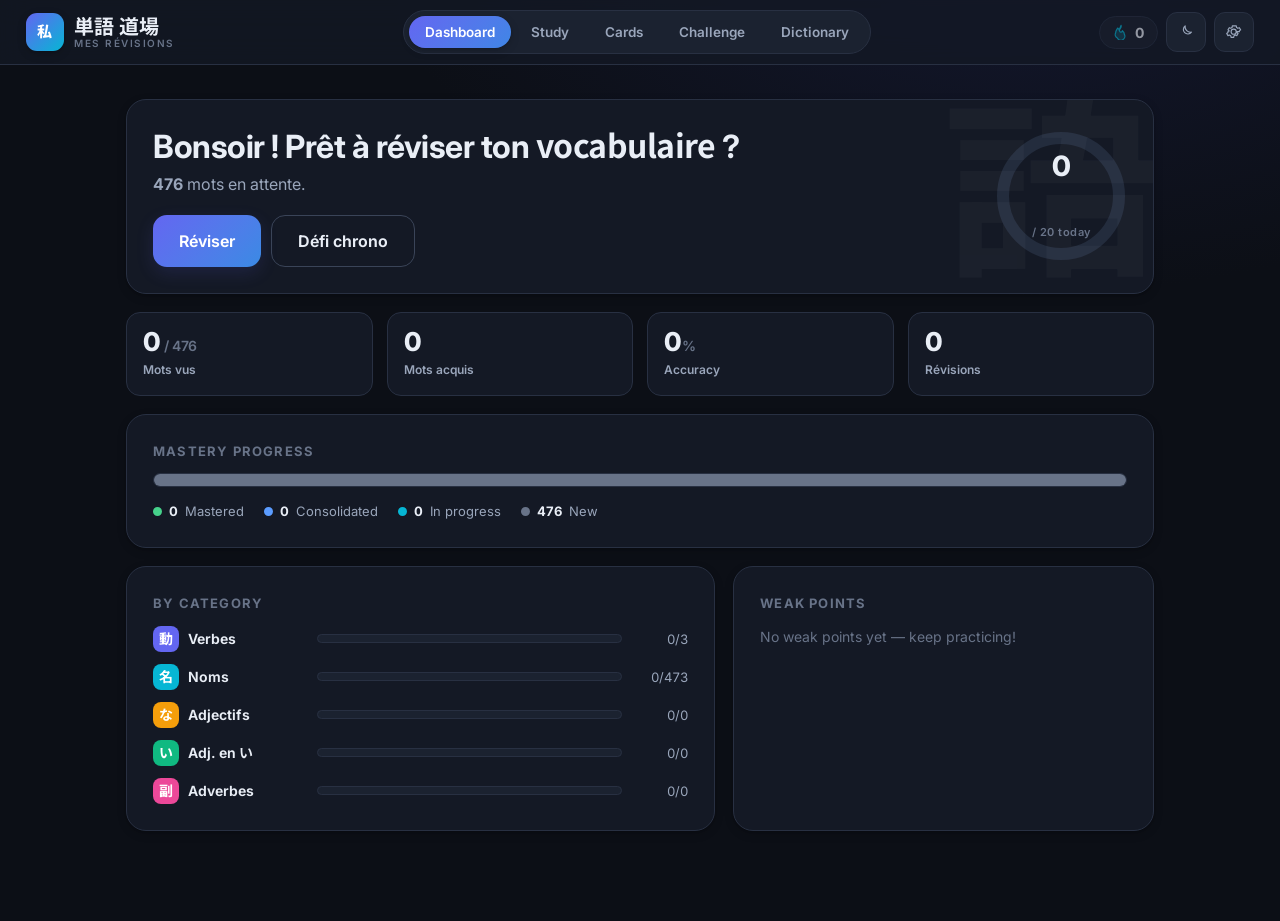
<file: index.html>
<!DOCTYPE html>
<html lang="en" data-theme="dark">
<head>
  <meta charset="UTF-8" />
  <meta name="viewport" content="width=device-width, initial-scale=1, maximum-scale=5, viewport-fit=cover" />
  <title>Mon vocabulaire 日本語</title>
  <meta name="description" content="Mes révisions de vocabulaire japonais — QCM, flashcards et défi chrono." />
  <link rel="preconnect" href="https://fonts.googleapis.com" />
  <link rel="preconnect" href="https://fonts.gstatic.com" crossorigin />
  <link href="https://fonts.googleapis.com/css2?family=Inter:wght@400;500;600;700;800&family=Noto+Sans+JP:wght@400;500;700&display=swap" rel="stylesheet" />
  <link rel="stylesheet" href="styles.css" />

  <!-- PWA -->
  <link rel="manifest" href="manifest.json" />
  <meta name="theme-color" content="#0c0f16" />
  <link rel="apple-touch-icon" href="../icon-180.png" />
  <meta name="apple-mobile-web-app-capable" content="yes" />
  <meta name="mobile-web-app-capable" content="yes" />
  <meta name="apple-mobile-web-app-status-bar-style" content="black-translucent" />
  <meta name="apple-mobile-web-app-title" content="Mon vocab" />
</head>
<body>
  <header class="topbar">
    <div class="brand" id="brand" role="button" tabindex="0" title="Home">
      <span class="brand-mark">私</span>
      <span class="brand-name">単語 道場<small>Mes révisions</small></span>
    </div>

    <nav class="tabs" id="tabs" aria-label="Main navigation">
      <button class="tab is-active" data-view="dashboard">Dashboard</button>
      <button class="tab" data-view="practice">Study</button>
      <button class="tab" data-view="flash">Cards</button>
      <button class="tab" data-view="challenge">Challenge</button>
      <button class="tab" data-view="reference">Dictionary</button>
    </nav>

    <div class="topbar-right">
      <button class="chip streak" id="streakChip" title="Study streak">
        <svg viewBox="0 0 24 24" class="ic"><path d="M12 2c1 3-1 4-2 6-1 2 0 4 2 4 1.5 0 2-1 2-2 2 1.5 3 3.5 3 5.5A5.5 5.5 0 0 1 6.5 21 6 6 0 0 1 4 13c0-3 2-5 3-7 1.5 1 2 2 2 3 1-2 2-4 3-7Z"/></svg>
        <span id="streakNum">0</span>
      </button>
      <button class="icon-btn" id="themeBtn" title="Toggle theme" aria-label="Theme">
        <svg viewBox="0 0 24 24" class="ic" id="themeIc"><path d="M21 12.8A8.5 8.5 0 0 1 11.2 3 7 7 0 1 0 21 12.8Z"/></svg>
      </button>
      <button class="icon-btn" id="settingsBtn" title="Settings" aria-label="Settings">
        <svg viewBox="0 0 24 24" class="ic"><path d="M12 8a4 4 0 1 0 0 8 4 4 0 0 0 0-8Zm9 4a7 7 0 0 0-.1-1.2l2-1.6-2-3.4-2.4 1a7 7 0 0 0-2-1.2l-.4-2.6H9.9l-.4 2.6a7 7 0 0 0-2 1.2l-2.4-1-2 3.4 2 1.6A7 7 0 0 0 3 12c0 .4 0 .8.1 1.2l-2 1.6 2 3.4 2.4-1a7 7 0 0 0 2 1.2l.4 2.6h4.2l.4-2.6a7 7 0 0 0 2-1.2l2.4 1 2-3.4-2-1.6c.1-.4.1-.8.1-1.2Z"/></svg>
      </button>
    </div>
  </header>

  <main id="main">
    <section id="view-dashboard" class="view"></section>
    <section id="view-practice" class="view hidden"></section>
    <section id="view-flash" class="view hidden"></section>
    <section id="view-challenge" class="view hidden"></section>
    <section id="view-reference" class="view hidden"></section>
  </main>

  <nav class="bottomnav" id="bottomnav" aria-label="Mobile navigation"></nav>

  <div id="modalRoot"></div>
  <div id="toast" class="toast" role="status" aria-live="polite"></div>

  <noscript><p style="padding:2rem;text-align:center">JavaScript is required to run this app.</p></noscript>

  <script src="vocab.js?v=1"></script>
  <script src="app.js"></script>
  <script>
    if ("serviceWorker" in navigator) {
      window.addEventListener("load", function () {
        navigator.serviceWorker.register("sw.js").catch(function () {});
      });
    }
  </script>
</body>
</html>
</file>
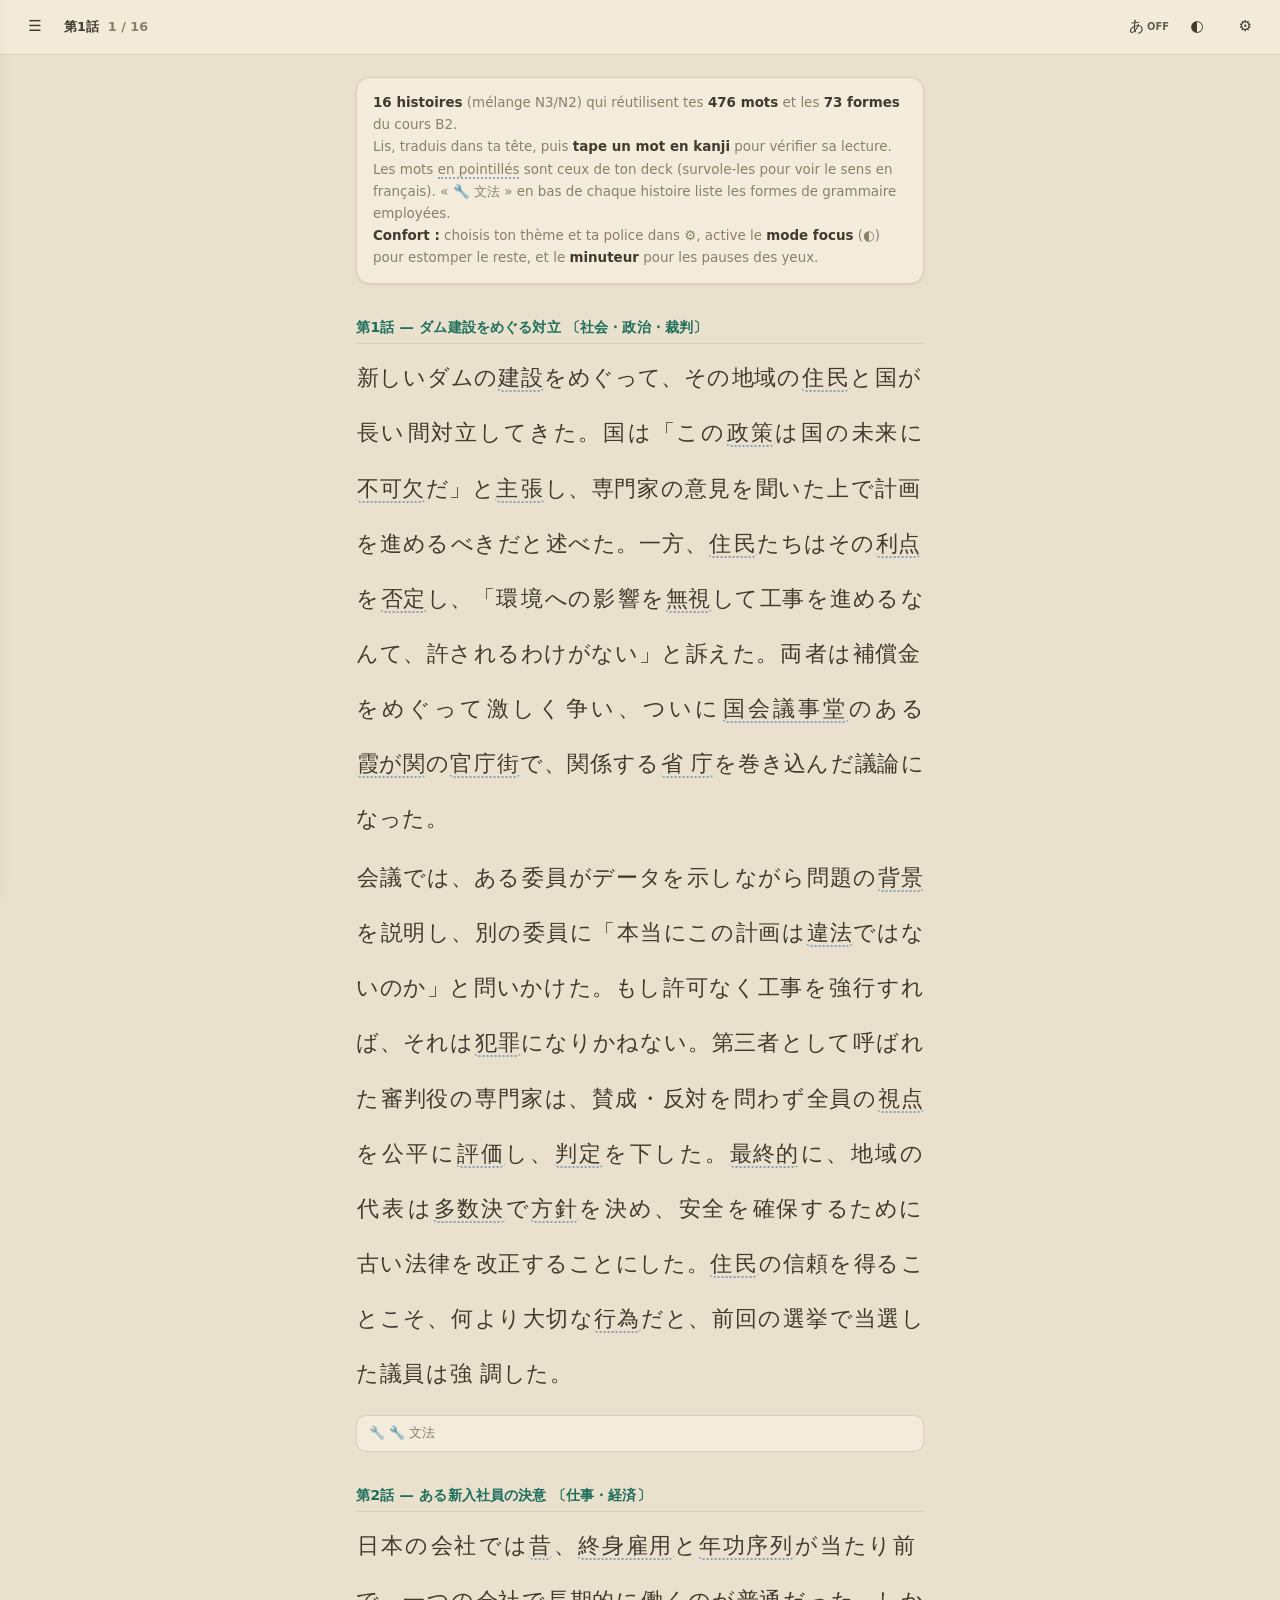
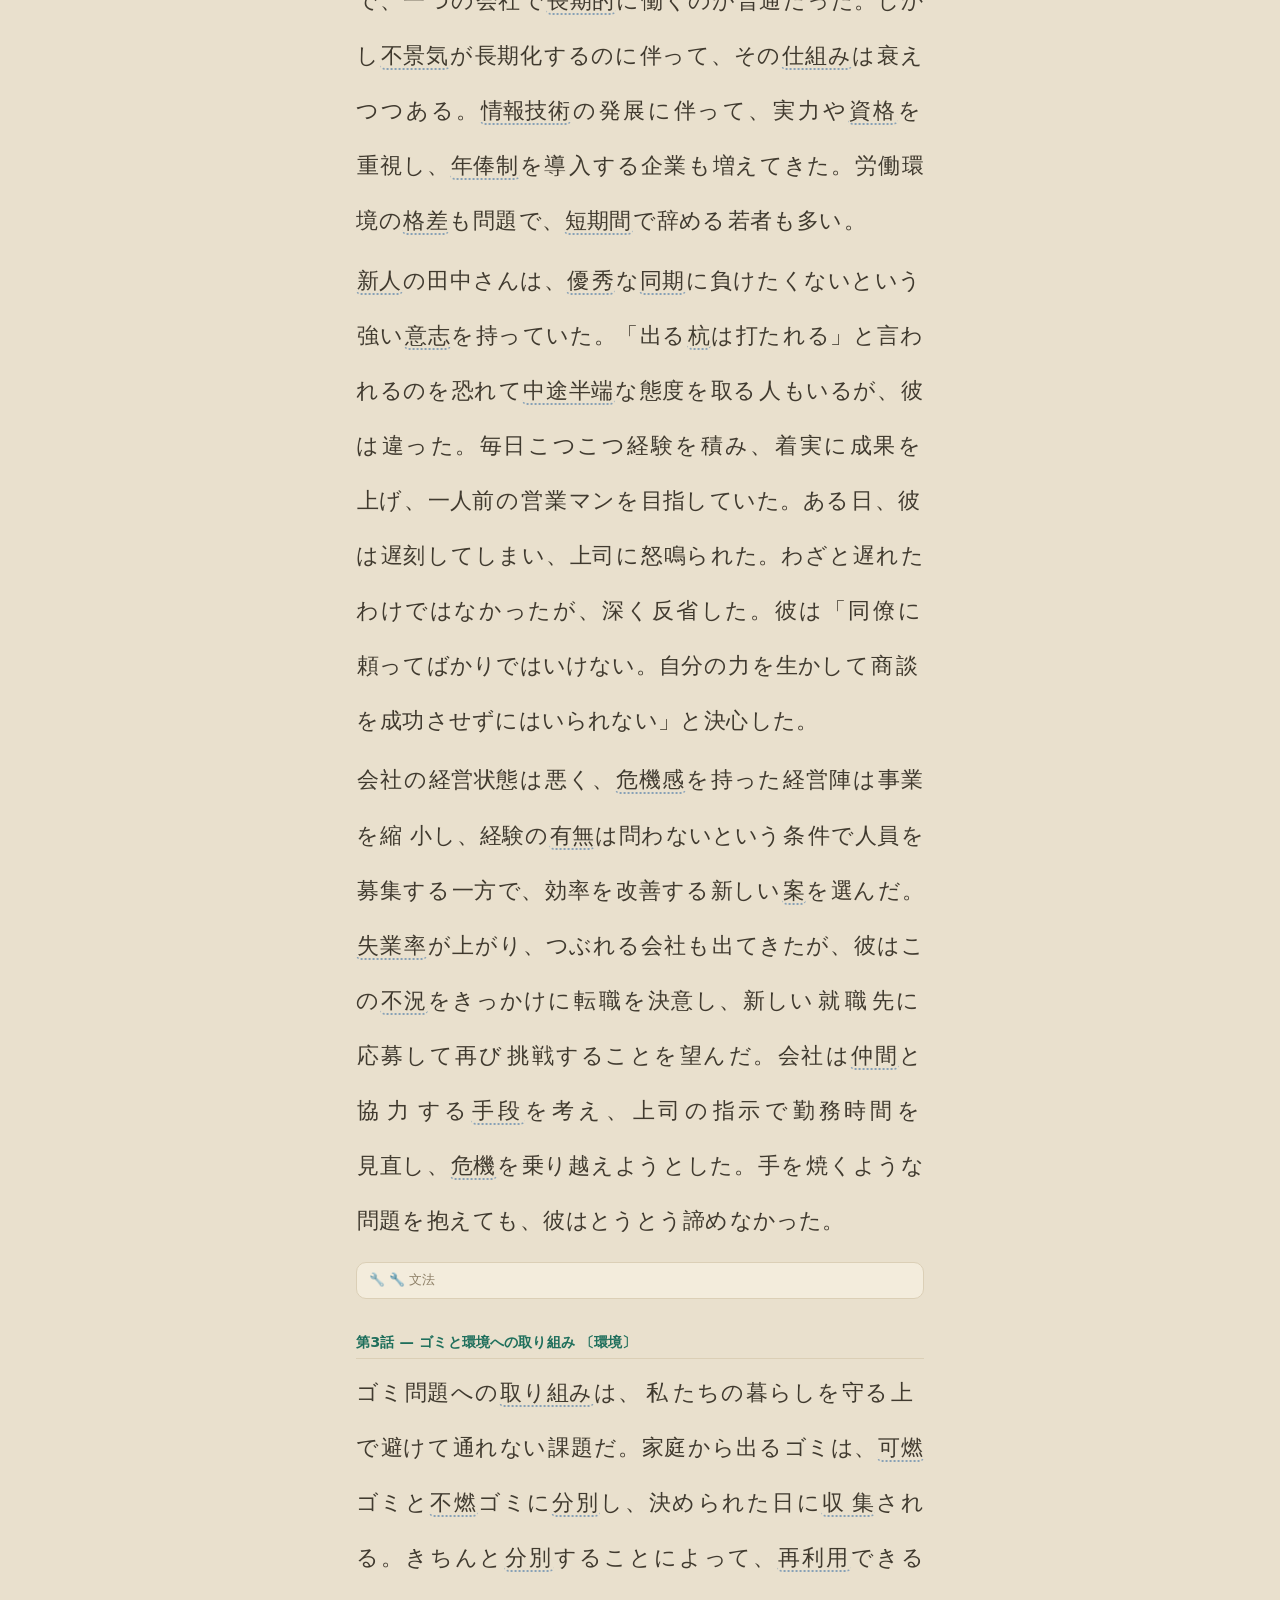
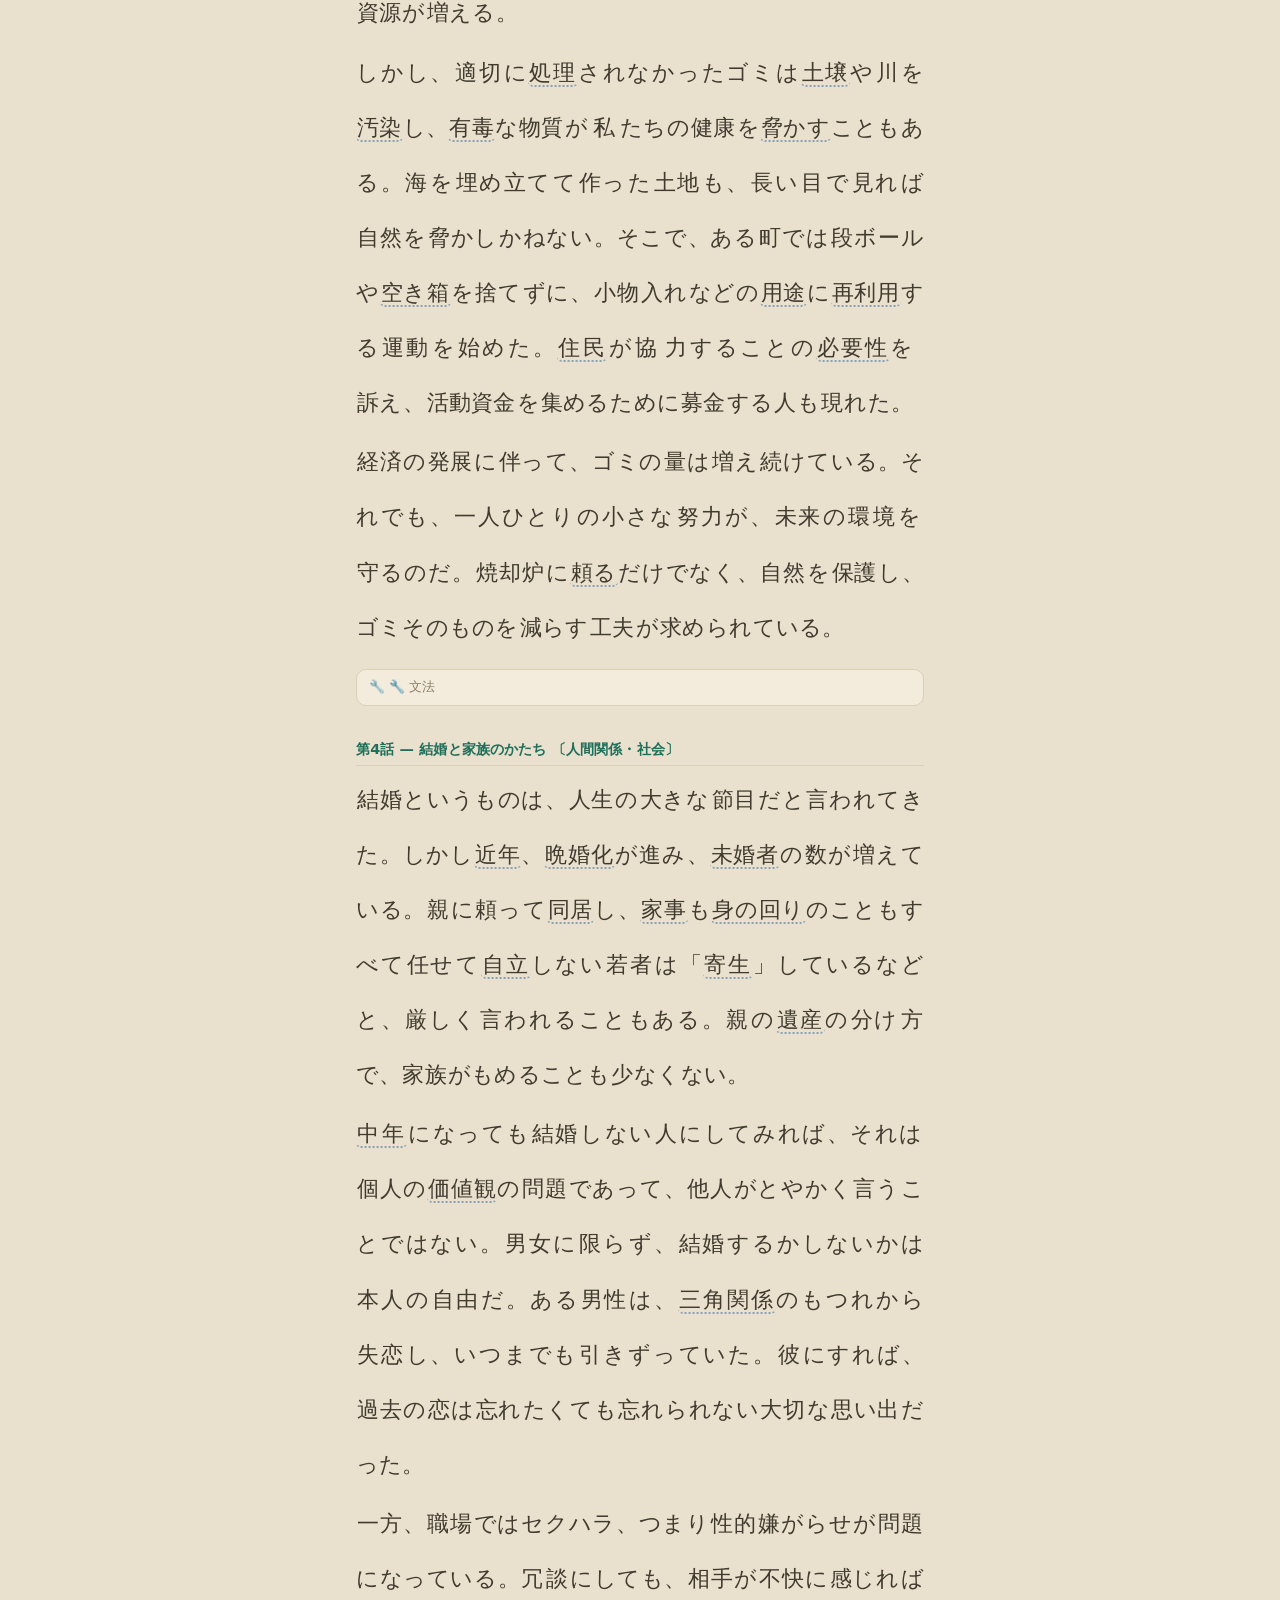
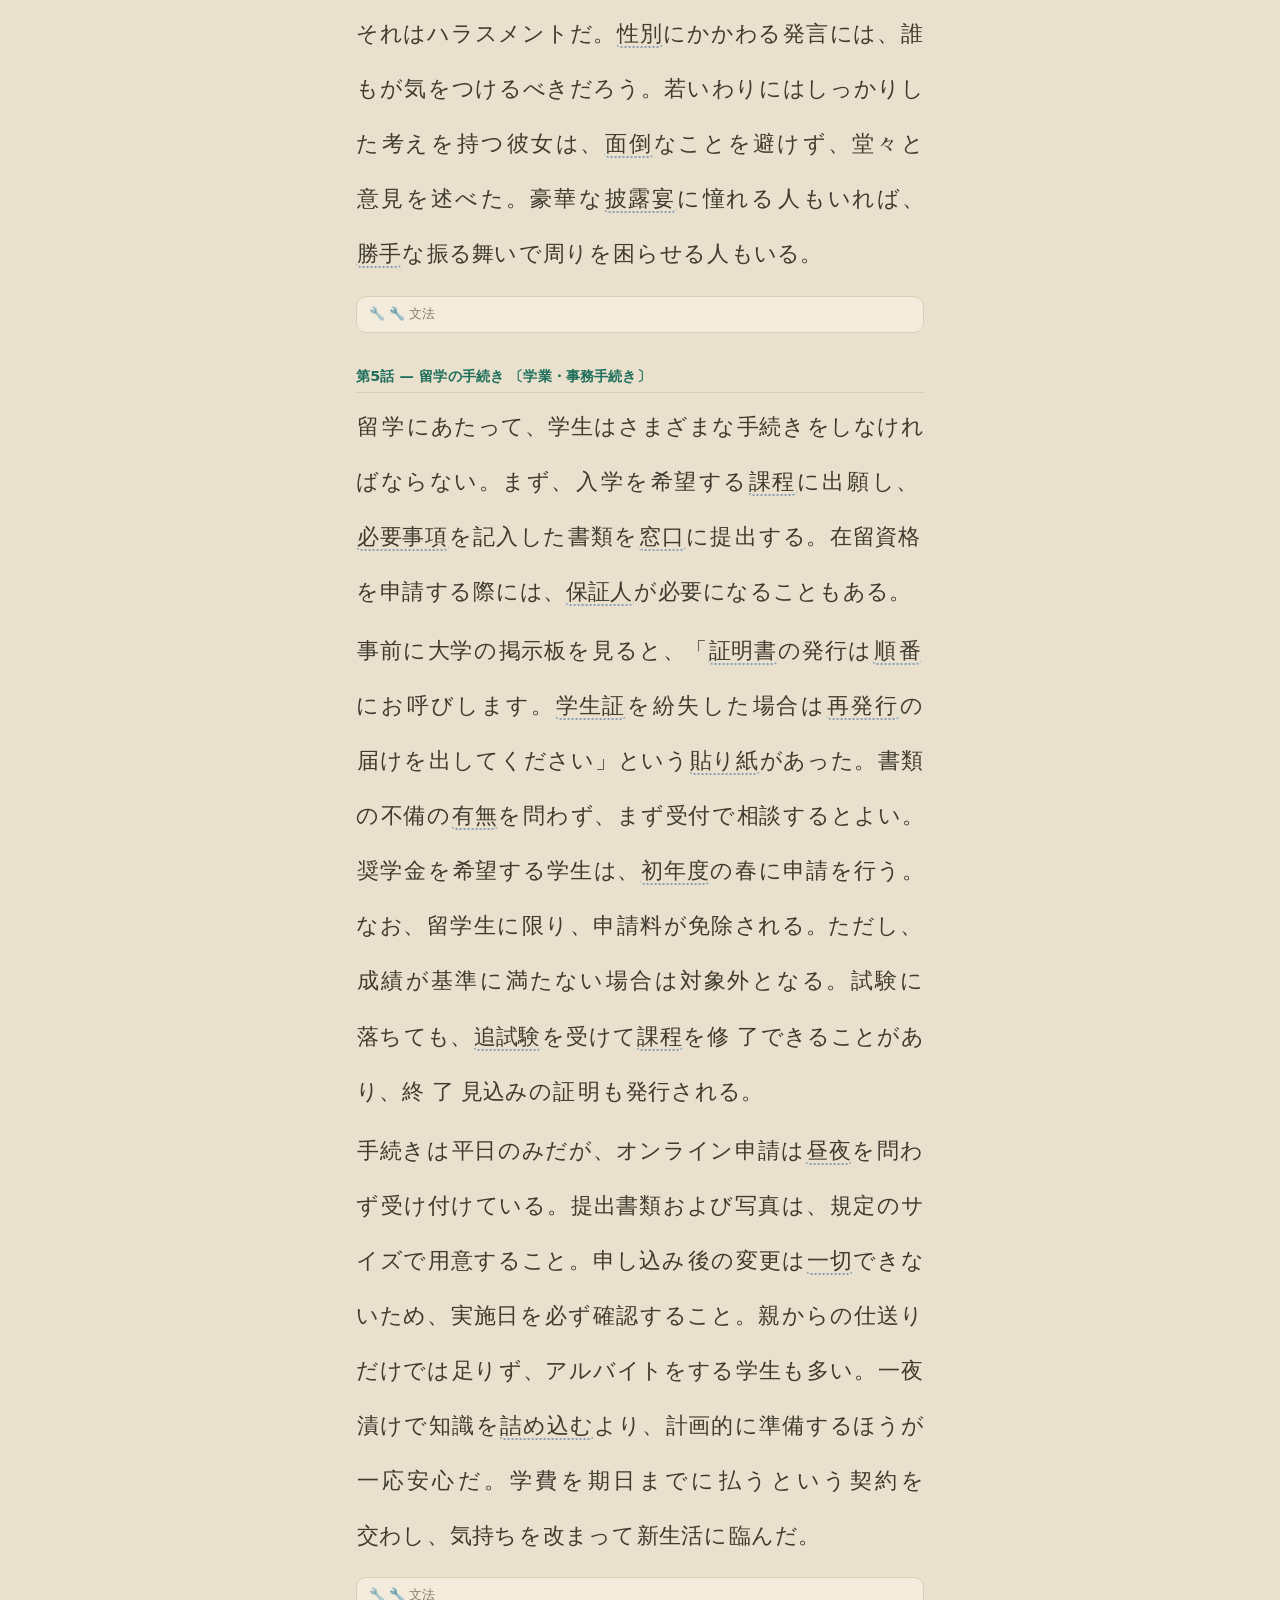
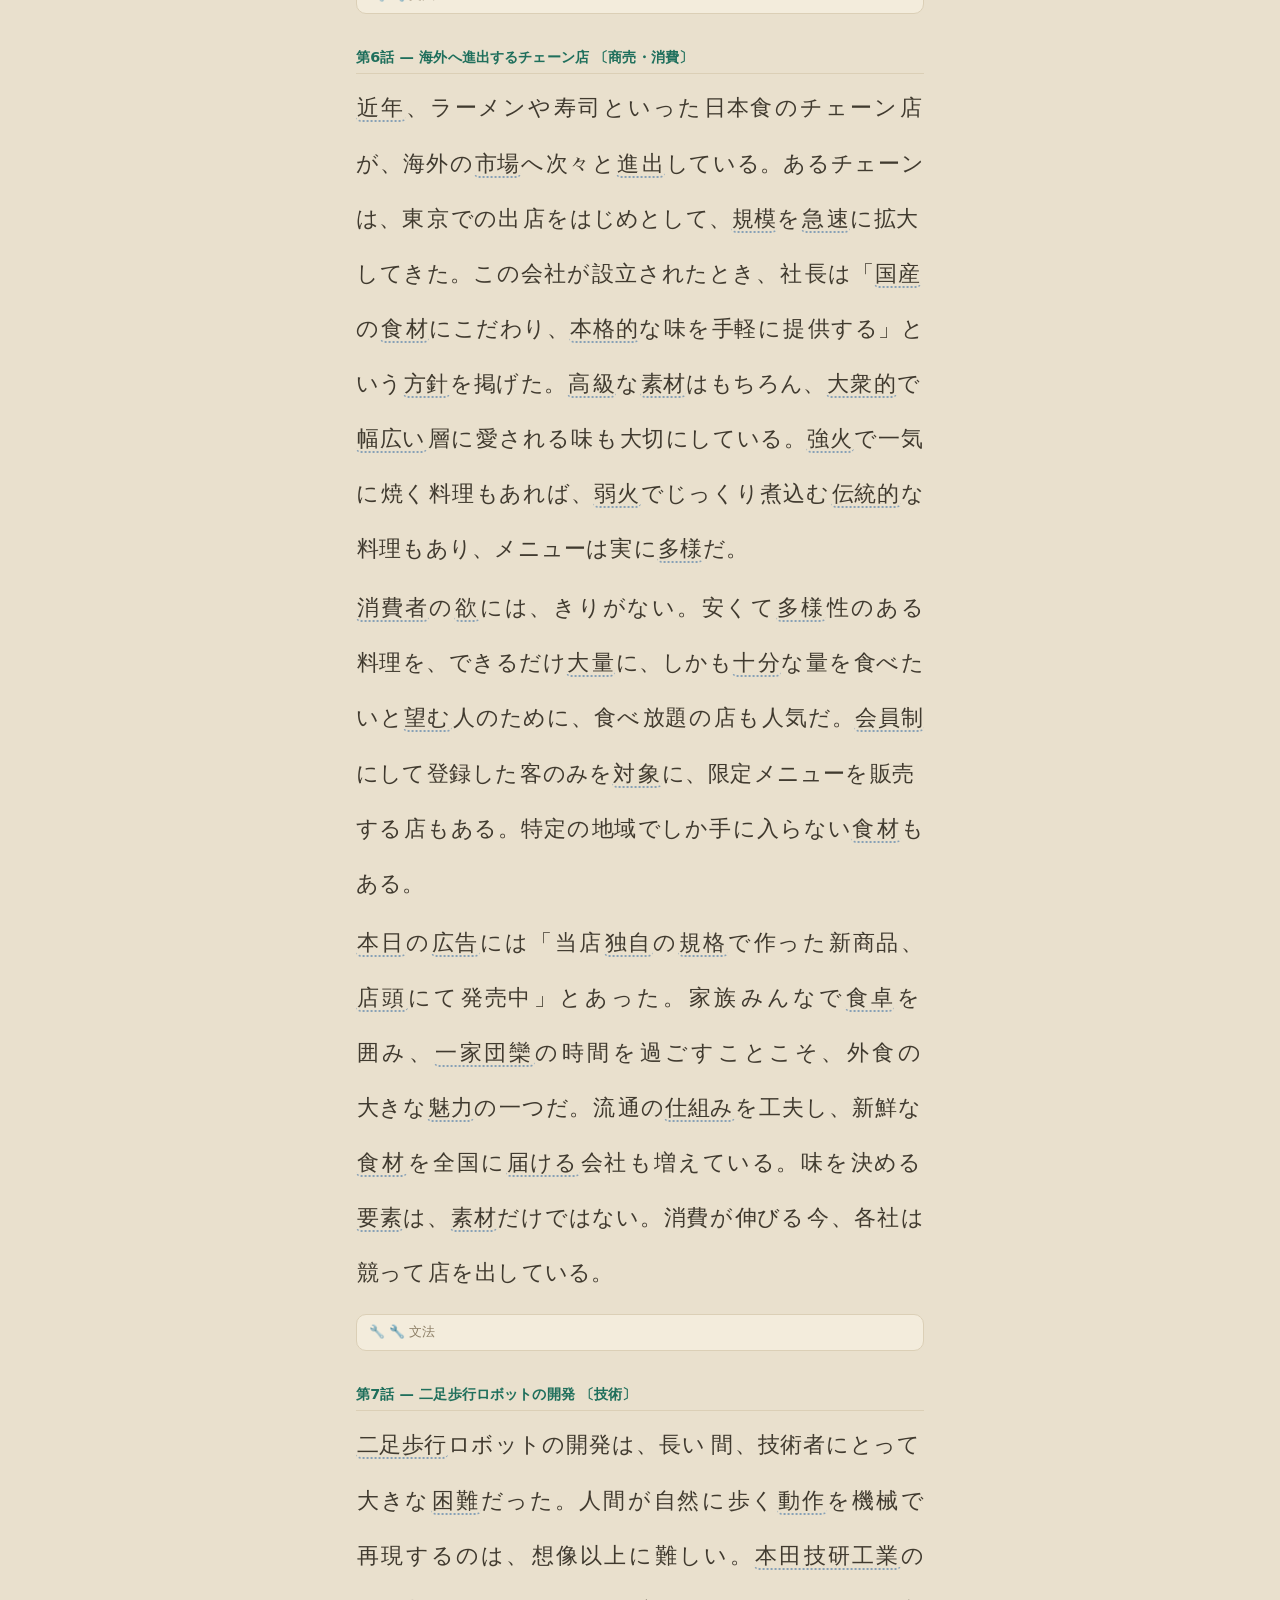
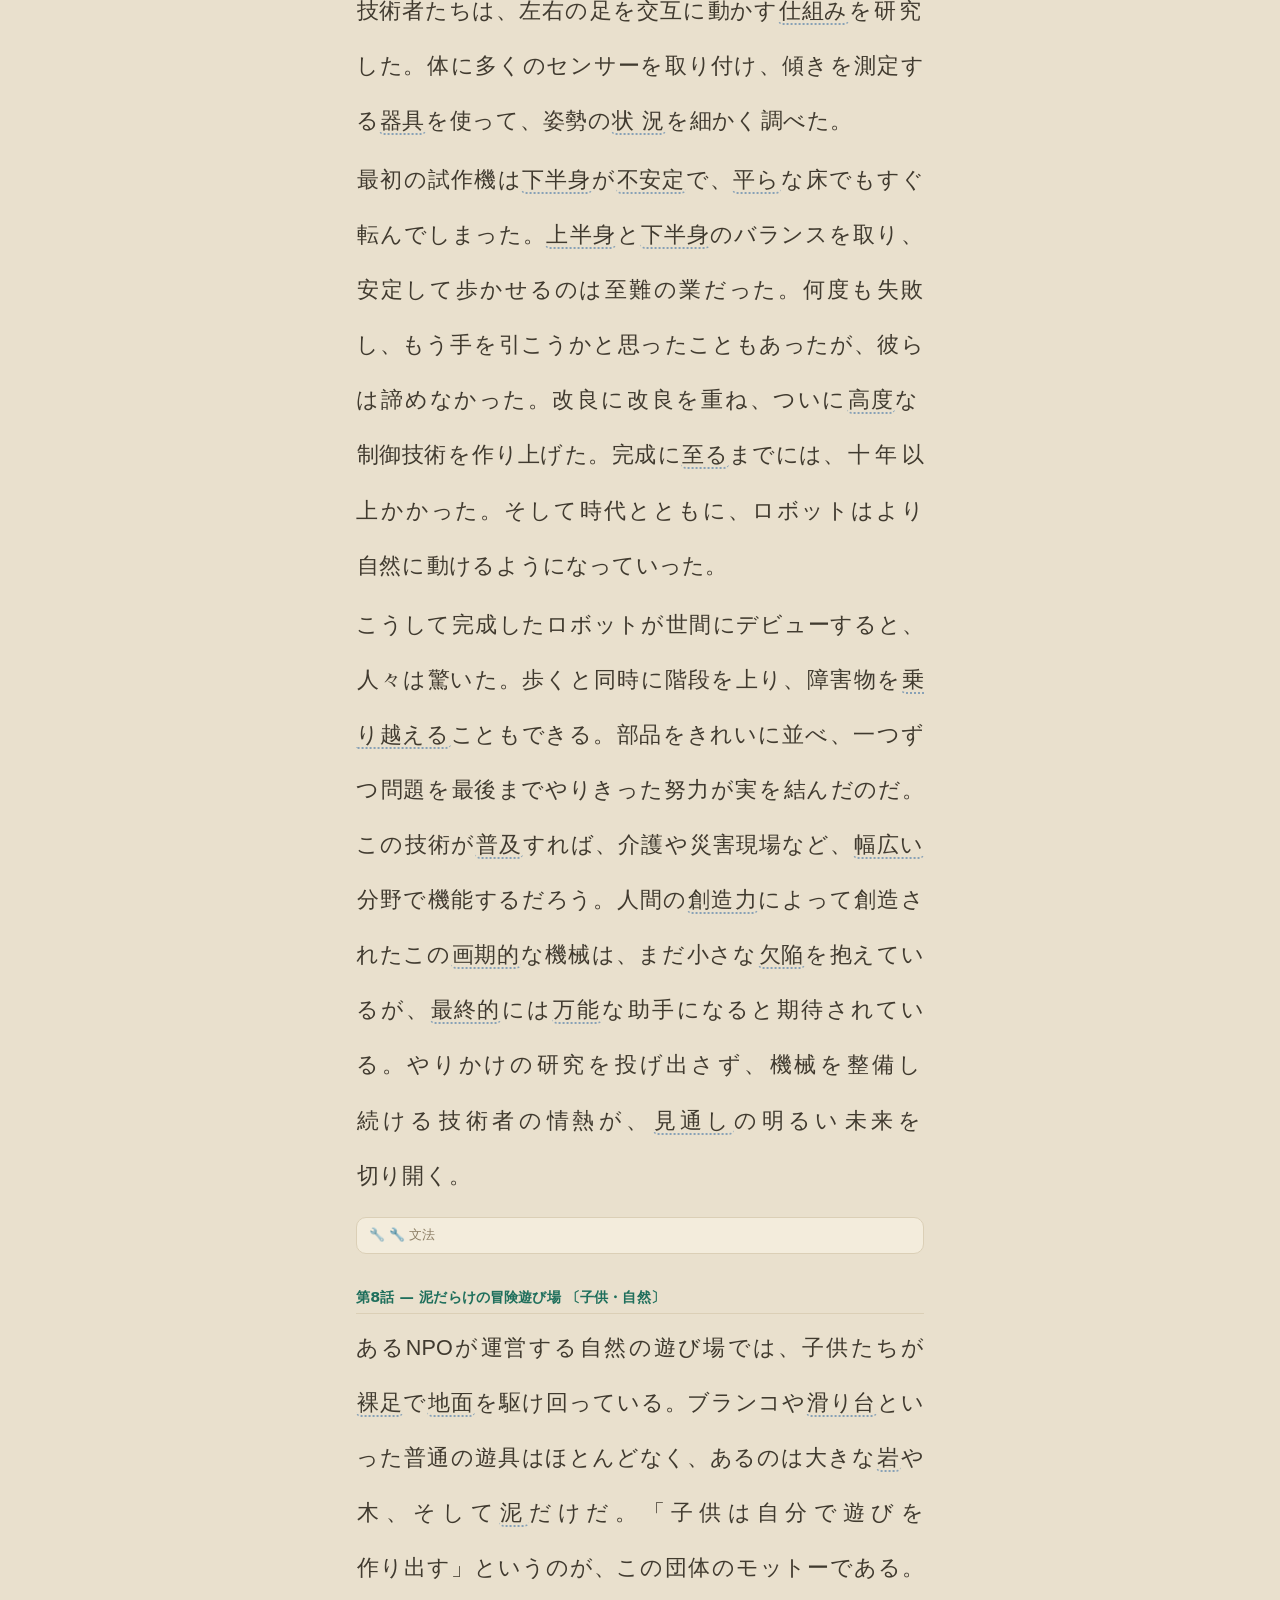
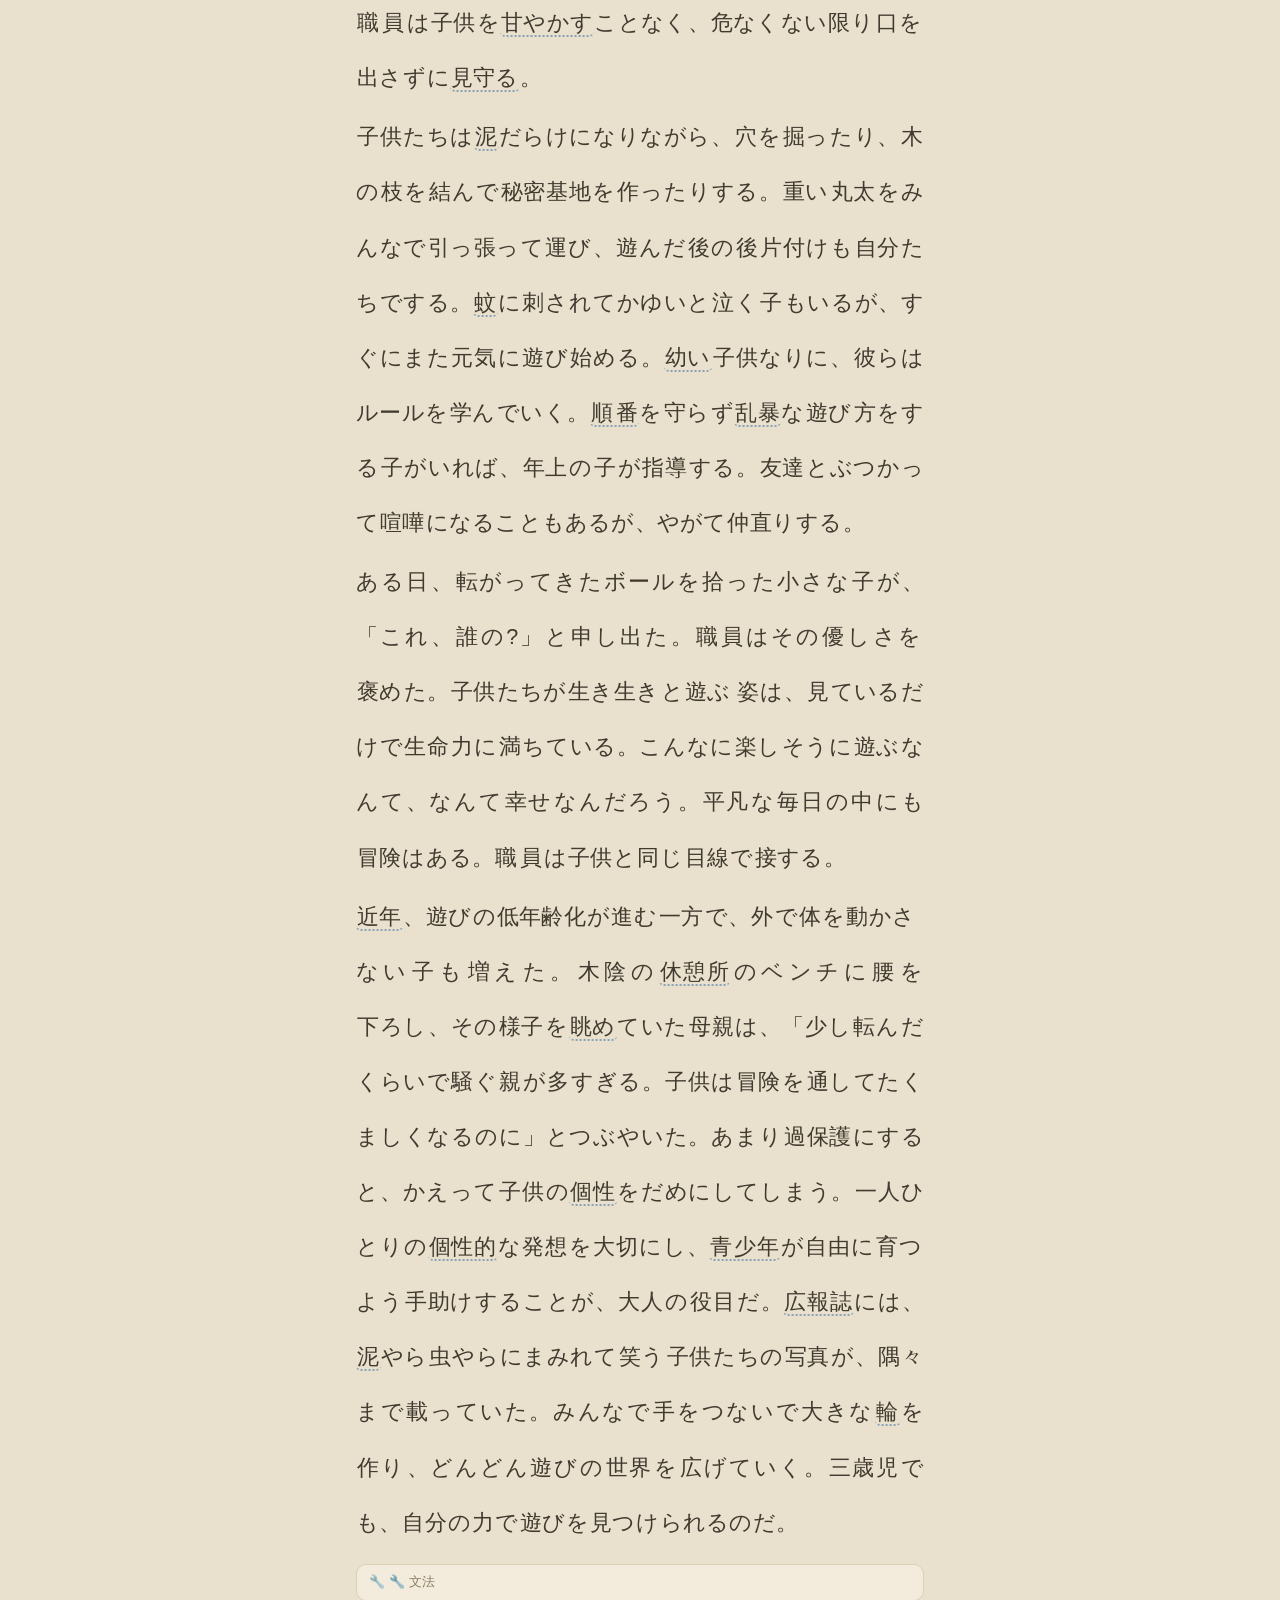
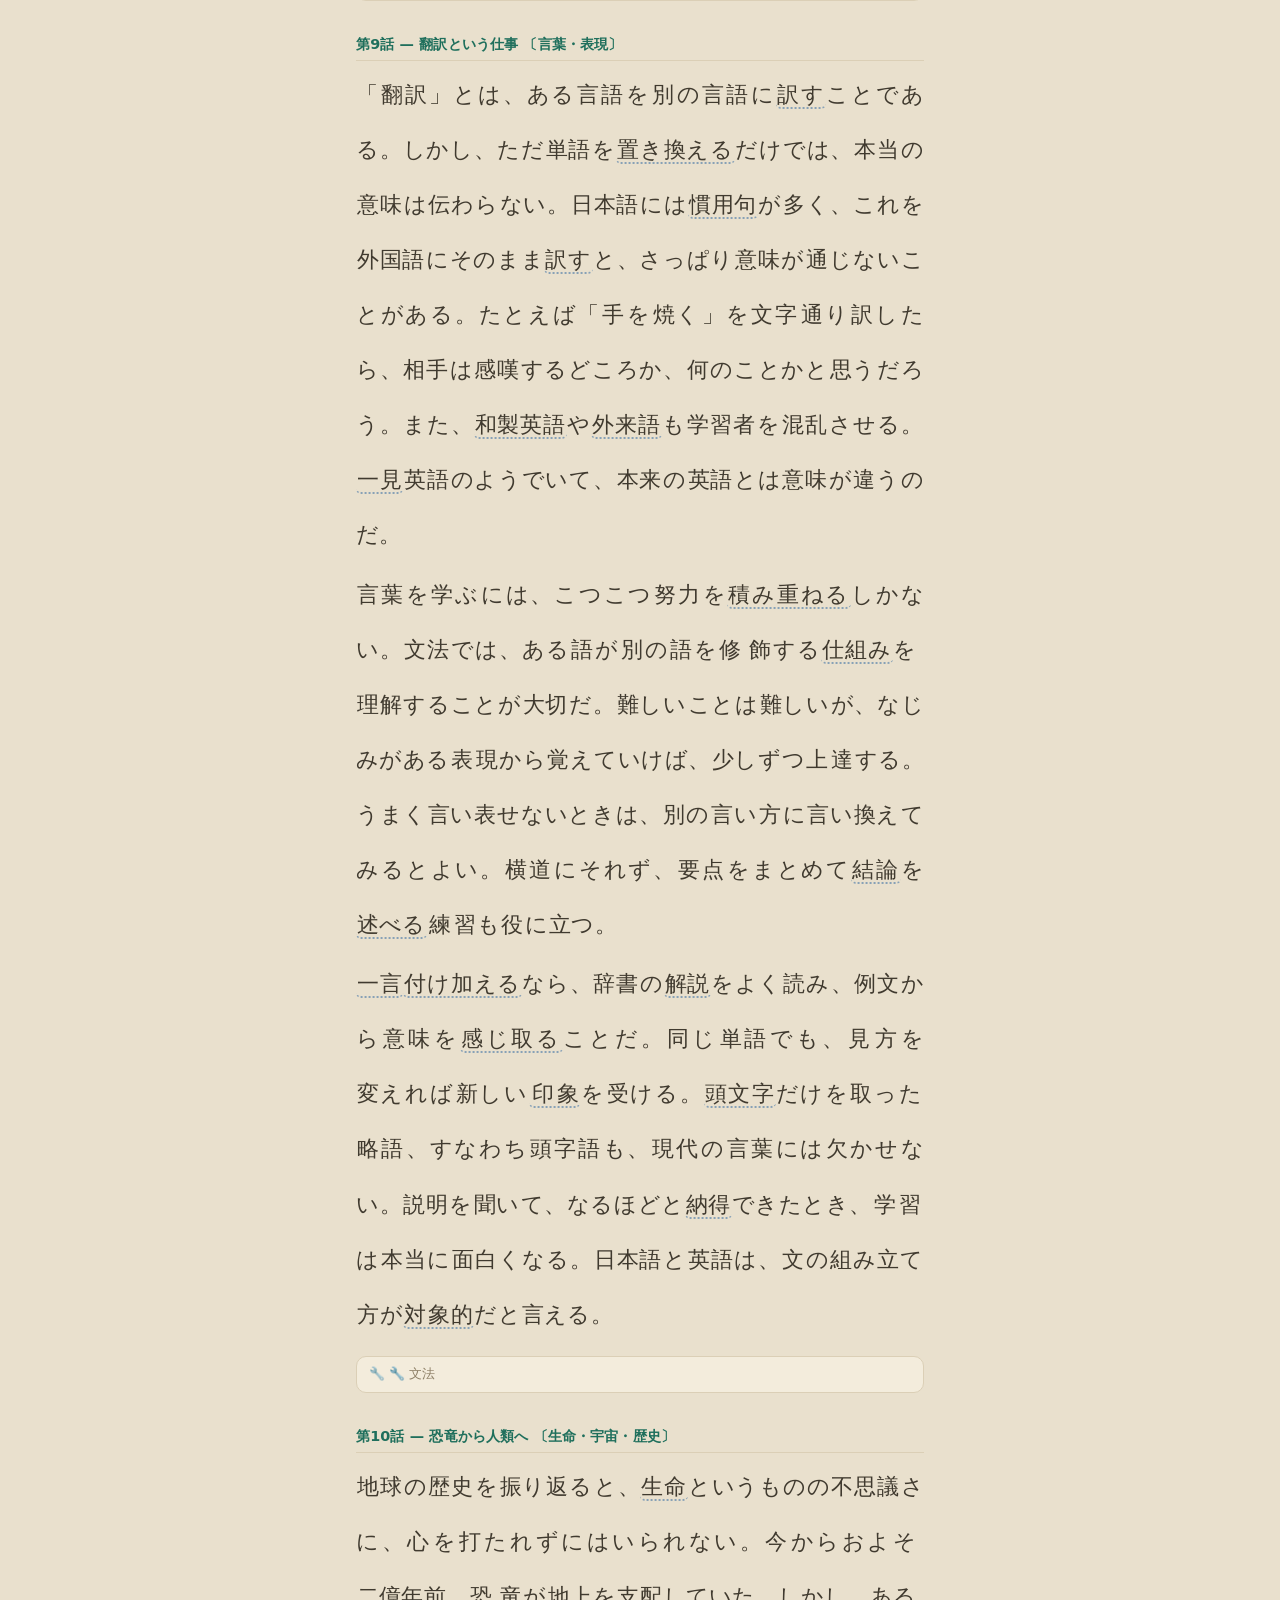
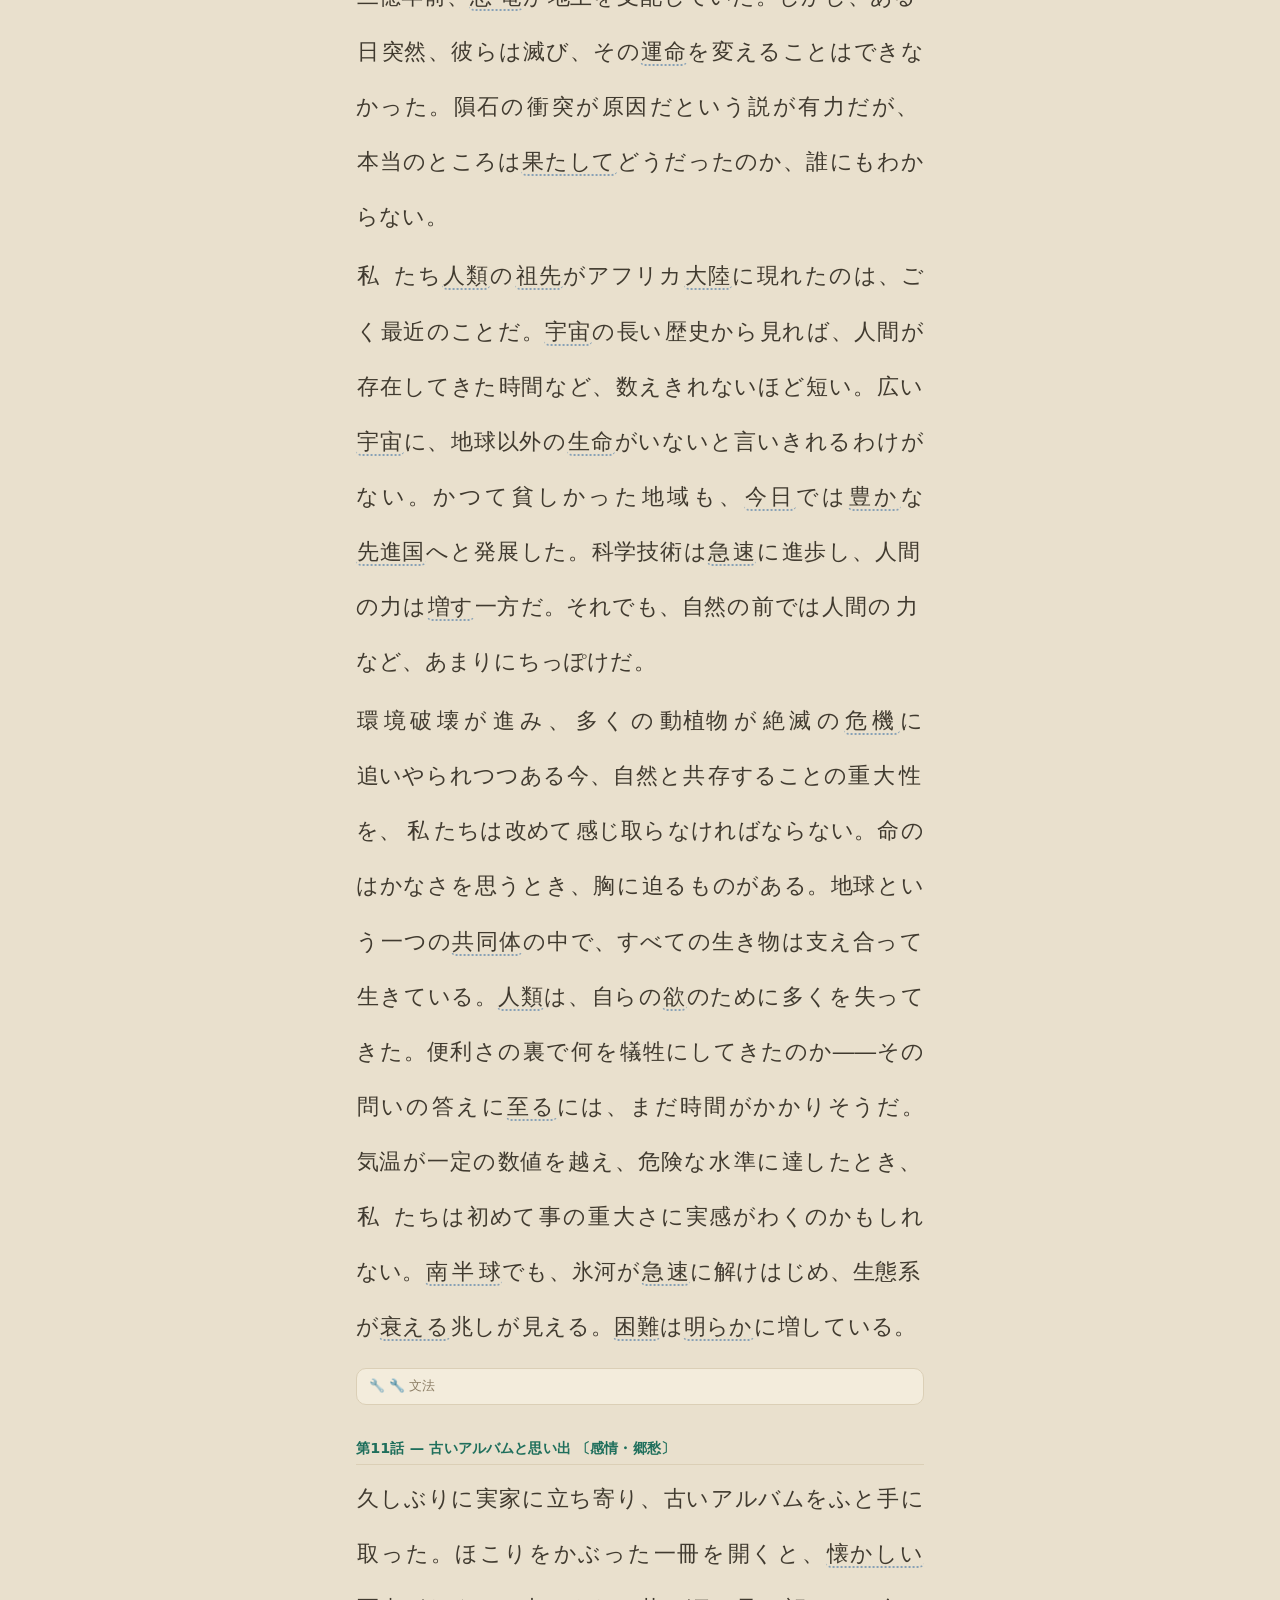
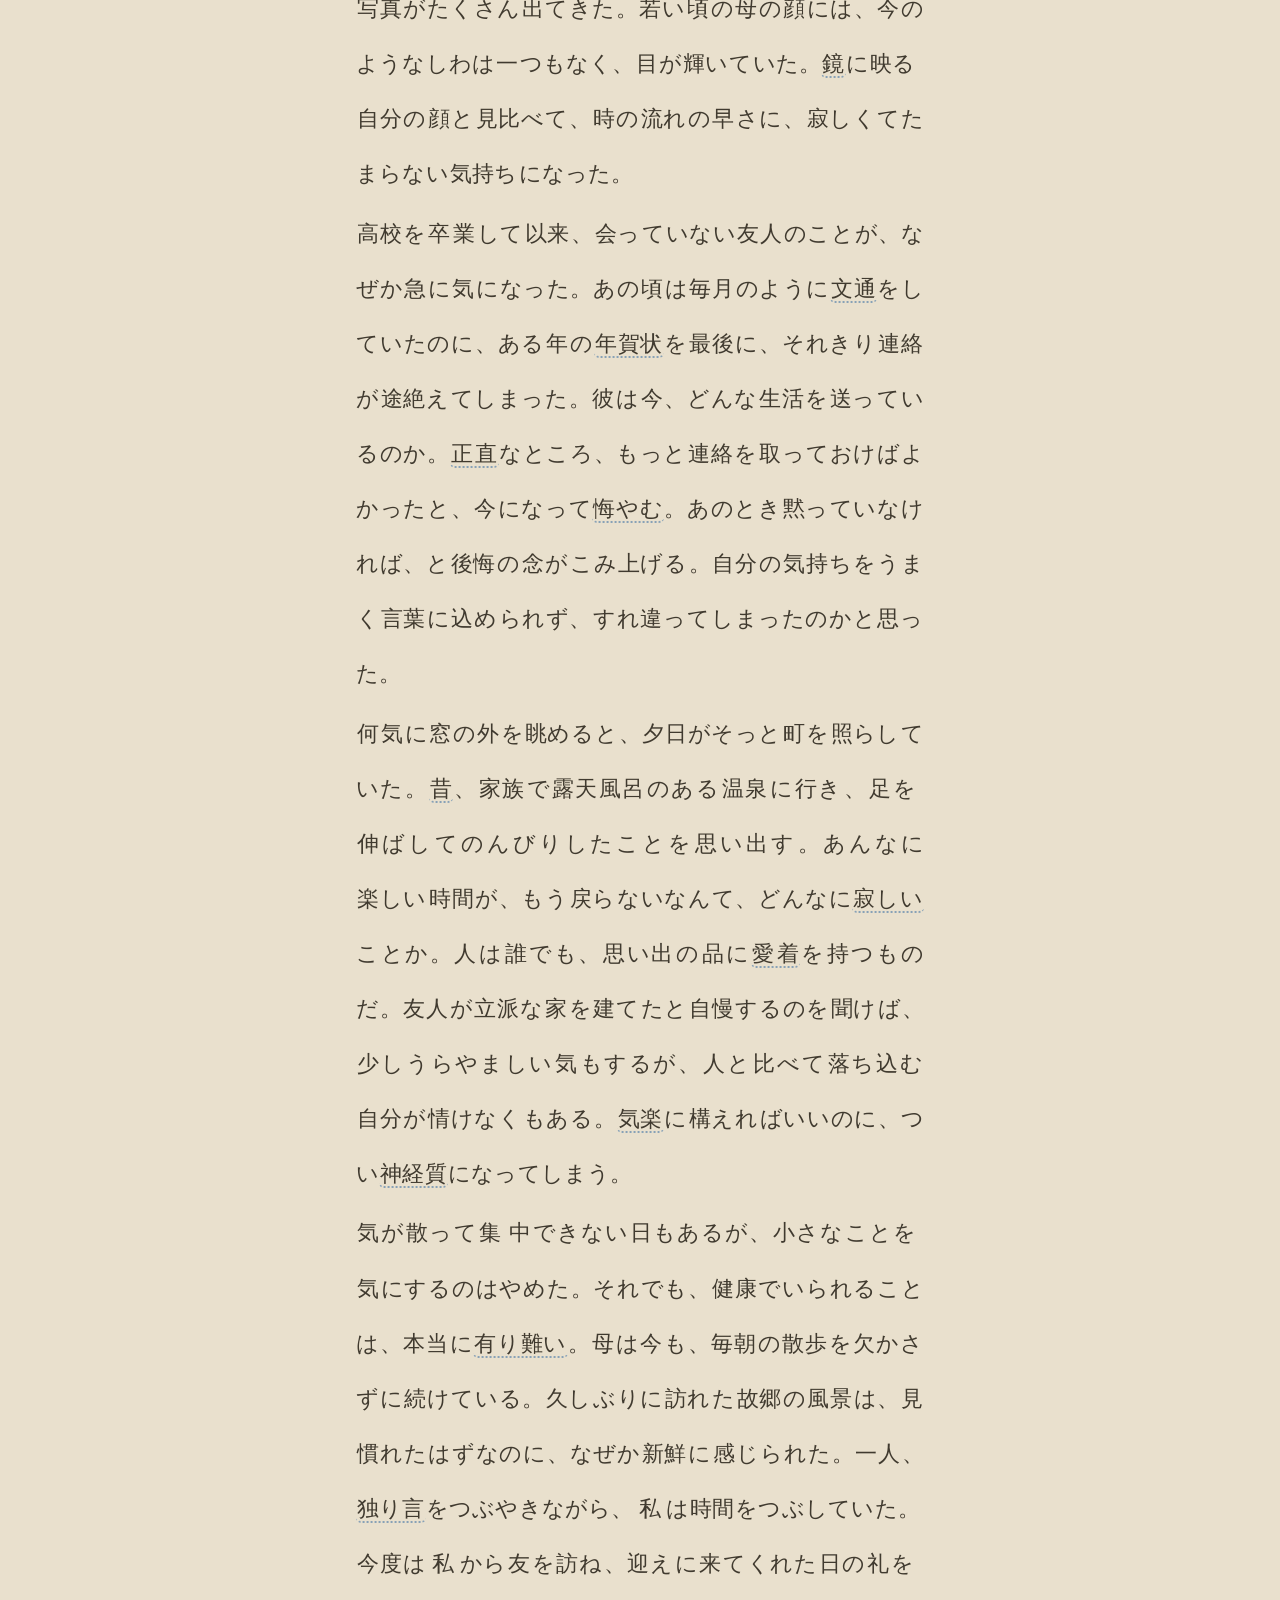
<file: histoires.html>
<!doctype html><html lang="fr"><head>
<meta charset="utf-8"><meta name="viewport" content="width=device-width,initial-scale=1,maximum-scale=5">
<meta name="apple-mobile-web-app-capable" content="yes"><meta name="theme-color" content="#ece3d1">
<title>物語で覚える — lecteur</title>
<style>
/* ===== Palettes (recherche : polarité claire + faible éblouissement ; bleus/verts désaturés) ===== */
:root{
  --fs:1.35rem; --lh:2.55; --measure:38rem;
  --jp-font:'Hiragino Sans','Hiragino Kaku Gothic ProN','Yu Gothic',YuGothic,'Noto Sans JP',sans-serif;
}
html[data-theme="sepia"]{ /* défaut recommandé pour lire des heures */
  --bg:#e9e0cd; --surface:#f3ecdc; --text:#403a2f; --muted:#8d7f66; --line:#dbcfb6;
  --accent:#1f6f5c; --accent-soft:rgba(31,111,92,.12); --ruby:#2c6f5e; --deck:rgba(58,110,165,.55);
  --shadow:rgba(90,72,40,.10);
}
html[data-theme="dark"]{ /* sombre DOUX : pas de noir pur, texte off-white (anti-halation) */
  --bg:#181a1f; --surface:#21242b; --text:#d8d4ca; --muted:#8b929e; --line:#2c313b;
  --accent:#7fc2b4; --accent-soft:rgba(127,194,180,.14); --ruby:#9ad2c8; --deck:rgba(138,180,232,.55);
  --shadow:rgba(0,0,0,.30);
}
html[data-theme="light"]{
  --bg:#f6f5f2; --surface:#ffffff; --text:#2b2b2b; --muted:#7a786f; --line:#e7e5df;
  --accent:#2f7d6b; --accent-soft:rgba(47,125,107,.10); --ruby:#2f7d6b; --deck:rgba(47,125,107,.5);
  --shadow:rgba(0,0,0,.06);
}
html[data-font="mincho"]{ --jp-font:'Hiragino Mincho ProN','Yu Mincho',YuMincho,'Noto Serif JP',serif; }
*{box-sizing:border-box}
html{-webkit-text-size-adjust:100%}
body{margin:0;background:var(--bg);color:var(--text);
  font-family:var(--jp-font);transition:background .4s ease,color .4s ease}
/* progress */
#progress{position:fixed;top:0;left:0;height:3px;width:0;z-index:30;
  background:linear-gradient(90deg,var(--accent),var(--ruby));transition:width .1s linear}
/* header */
header{position:sticky;top:0;z-index:20;display:flex;align-items:center;gap:10px;
  padding:10px 16px;background:color-mix(in srgb,var(--surface) 88%,transparent);
  backdrop-filter:blur(10px);border-bottom:1px solid var(--line)}
.chap{font-family:system-ui,sans-serif;font-size:.8rem;color:var(--muted);font-weight:600;
  white-space:nowrap;overflow:hidden;text-overflow:ellipsis;flex:1;min-width:0}
.chap b{color:var(--text)}
.spacer{flex:1}
.iconbtn{font:inherit;font-family:system-ui,sans-serif;font-size:.95rem;line-height:1;color:var(--text);
  background:transparent;border:1px solid transparent;border-radius:10px;width:38px;height:34px;
  display:inline-flex;align-items:center;justify-content:center;cursor:pointer;transition:background .15s,border-color .15s}
.iconbtn:hover{background:var(--accent-soft)}
.iconbtn.on{background:var(--accent);color:var(--surface);border-color:transparent}
.fur-state{font-family:system-ui,sans-serif;font-size:.62rem;font-weight:700;margin-left:3px;opacity:.8}
/* timer pill */
#timer{font-family:system-ui,sans-serif;font-variant-numeric:tabular-nums;font-size:.78rem;font-weight:700;
  color:var(--accent);border:1px solid var(--line);border-radius:999px;padding:4px 10px;cursor:pointer;display:none}
#timer.run{display:inline-block}
#timer.brk{color:var(--surface);background:var(--accent);border-color:transparent}
/* main */
main{max-width:var(--measure);margin:0 auto;padding:14px 20px 30vh}
.intro{font-family:system-ui,sans-serif;font-size:.84rem;color:var(--muted);background:var(--surface);
  border:1px solid var(--line);border-radius:14px;padding:14px 16px;margin:8px 0 26px;line-height:1.65;
  box-shadow:0 1px 3px var(--shadow)}
.intro b{color:var(--text)}
.deck-demo{border-bottom:2px dotted var(--deck)}
section{margin:0 0 10px;scroll-margin-top:64px}
section h2{font-family:system-ui,sans-serif;font-size:.9rem;font-weight:700;letter-spacing:.01em;
  margin:34px 0 6px;color:var(--accent);padding-bottom:6px;border-bottom:1px solid var(--line)}
p.jp{font-size:var(--fs);line-height:var(--lh);margin:0 0 .2em;text-align:justify;
  text-justify:inter-character;letter-spacing:.01em;transition:opacity .3s ease}
ruby{ruby-position:over}
ruby.w{cursor:pointer;border-radius:5px;padding:0 1px;transition:background .12s}
ruby.w:hover{background:var(--accent-soft)}
ruby.w.deck{border-bottom:2px dotted var(--deck)}
ruby.w rt{font-family:system-ui,sans-serif;font-size:.46em;font-weight:600;color:var(--ruby);
  visibility:hidden;user-select:none;letter-spacing:0}
ruby.w.show rt, html.allon ruby.w rt, html.deckon ruby.w.deck rt{visibility:visible}
ruby.w.show{background:var(--accent-soft)}
/* mode focus : estompe tout sauf le paragraphe survolé */
html.focus main>section .jp{opacity:.26}
html.focus main>section .jp:hover{opacity:1}
html.focus .intro{opacity:.26;transition:opacity .3s} html.focus .intro:hover{opacity:1}
html.focus section h2{opacity:.5}
.gram{font-family:system-ui,sans-serif;font-size:.8rem;margin:14px 0 0;
  border:1px solid var(--line);border-radius:10px;padding:0 12px;background:var(--surface)}
.gram summary{cursor:pointer;color:var(--muted);padding:9px 0;list-style:none}
.gram summary::-webkit-details-marker{display:none}
.gram summary::before{content:'🔧 ';opacity:.8}
.gram[open] summary{color:var(--accent)}
.gram p{color:var(--text);opacity:.85;line-height:1.8;margin:0 0 12px}
/* TOC drawer */
#scrim{position:fixed;inset:0;background:rgba(0,0,0,.35);opacity:0;visibility:hidden;
  transition:opacity .25s;z-index:40}
#scrim.open{opacity:1;visibility:visible}
#toc{position:fixed;top:0;left:0;height:100%;width:min(82vw,330px);z-index:50;
  background:var(--surface);border-right:1px solid var(--line);box-shadow:2px 0 16px var(--shadow);
  transform:translateX(-102%);transition:transform .28s cubic-bezier(.4,0,.2,1);
  overflow-y:auto;padding:18px 14px;font-family:system-ui,sans-serif}
#toc.open{transform:translateX(0)}
#toc h3{font-size:.72rem;text-transform:uppercase;letter-spacing:.08em;color:var(--muted);margin:0 0 12px;padding:0 8px}
.toc-item{display:block;width:100%;text-align:left;font:inherit;font-size:.86rem;color:var(--text);
  background:transparent;border:0;border-radius:9px;padding:9px 10px;cursor:pointer;line-height:1.35}
.toc-item:hover{background:var(--accent-soft)}
.toc-item.active{background:var(--accent-soft);color:var(--accent);font-weight:700}
.toc-n{display:inline-block;color:var(--accent);font-weight:700;font-size:.74rem;margin-right:7px}
/* settings popover */
#settings{position:fixed;top:54px;right:14px;z-index:50;width:min(90vw,290px);
  background:var(--surface);border:1px solid var(--line);border-radius:16px;box-shadow:0 10px 30px var(--shadow);
  padding:14px 16px;font-family:system-ui,sans-serif;display:none}
#settings.open{display:block}
.set-row{margin:0 0 16px}
.set-row:last-child{margin:0}
.set-lbl{font-size:.7rem;text-transform:uppercase;letter-spacing:.06em;color:var(--muted);margin:0 0 8px;display:block}
.seg{display:flex;gap:6px}
.seg button{flex:1;font:inherit;font-size:.8rem;color:var(--text);background:transparent;
  border:1px solid var(--line);border-radius:9px;padding:7px 4px;cursor:pointer;transition:.15s}
.seg button:hover{border-color:var(--accent)}
.seg button.sel{background:var(--accent);color:var(--surface);border-color:transparent;font-weight:700}
.stepper{display:flex;align-items:center;gap:10px}
.stepper button{font:inherit;font-size:1rem;width:34px;height:32px;border:1px solid var(--line);
  background:transparent;color:var(--text);border-radius:9px;cursor:pointer}
.stepper button:hover{border-color:var(--accent)}
.stepper span{font-size:.82rem;color:var(--muted);min-width:46px;text-align:center}
.set-note{font-size:.7rem;color:var(--muted);line-height:1.5;margin:7px 0 0}
/* toast */
#toast{position:fixed;left:50%;bottom:34px;transform:translateX(-50%) translateY(20px);z-index:60;
  background:var(--accent);color:var(--surface);font-family:system-ui,sans-serif;font-size:.9rem;font-weight:600;
  padding:12px 20px;border-radius:999px;box-shadow:0 8px 24px var(--shadow);opacity:0;pointer-events:none;
  transition:opacity .35s,transform .35s;max-width:86vw;text-align:center}
#toast.show{opacity:1;transform:translateX(-50%) translateY(0)}
@media (prefers-reduced-motion:reduce){*{transition:none!important}}
</style></head><body>
<div id="progress"></div>
<header>
  <button class="iconbtn" id="tocBtn" title="Sommaire" aria-label="Sommaire">☰</button>
  <div class="chap" id="chap">物語で覚える</div>
  <button class="iconbtn" id="furBtn" title="Furigana (off → deck → tout)">あ<span class="fur-state" id="furState">OFF</span></button>
  <button class="iconbtn" id="focusBtn" title="Mode focus (estompe le reste)">◐</button>
  <span id="timer" title="Cliquer pour arrêter">25:00</span>
  <button class="iconbtn" id="setBtn" title="Réglages">⚙</button>
</header>

<div id="scrim"></div>
<nav id="toc"><h3>Sommaire — 16 話</h3><button class="toc-item" data-target="sec-1"><span class="toc-n">第1話</span>ダム建設をめぐる対立 〔社会・政治・裁判〕</button>
<button class="toc-item" data-target="sec-2"><span class="toc-n">第2話</span>ある新入社員の決意 〔仕事・経済〕</button>
<button class="toc-item" data-target="sec-3"><span class="toc-n">第3話</span>ゴミと環境への取り組み 〔環境〕</button>
<button class="toc-item" data-target="sec-4"><span class="toc-n">第4話</span>結婚と家族のかたち 〔人間関係・社会〕</button>
<button class="toc-item" data-target="sec-5"><span class="toc-n">第5話</span>留学の手続き 〔学業・事務手続き〕</button>
<button class="toc-item" data-target="sec-6"><span class="toc-n">第6話</span>海外へ進出するチェーン店 〔商売・消費〕</button>
<button class="toc-item" data-target="sec-7"><span class="toc-n">第7話</span>二足歩行ロボットの開発 〔技術〕</button>
<button class="toc-item" data-target="sec-8"><span class="toc-n">第8話</span>泥だらけの冒険遊び場 〔子供・自然〕</button>
<button class="toc-item" data-target="sec-9"><span class="toc-n">第9話</span>翻訳という仕事 〔言葉・表現〕</button>
<button class="toc-item" data-target="sec-10"><span class="toc-n">第10話</span>恐竜から人類へ 〔生命・宇宙・歴史〕</button>
<button class="toc-item" data-target="sec-11"><span class="toc-n">第11話</span>古いアルバムと思い出 〔感情・郷愁〕</button>
<button class="toc-item" data-target="sec-12"><span class="toc-n">第12話</span>花粉症のつらい季節 〔健康〕</button>
<button class="toc-item" data-target="sec-13"><span class="toc-n">第13話</span>映画祭とヒーロー 〔娯楽・スポーツ〕</button>
<button class="toc-item" data-target="sec-14"><span class="toc-n">第14話</span>賢い買い物と節約 〔お金〕</button>
<button class="toc-item" data-target="sec-15"><span class="toc-n">第15話</span>嵐の海の救助 〔災害・救助〕</button>
<button class="toc-item" data-target="sec-16"><span class="toc-n">第16話</span>数字の裏にある物語 〔統計・まとめ〕</button></nav>

<div id="settings">
  <div class="set-row">
    <span class="set-lbl">Thème</span>
    <div class="seg" id="segTheme">
      <button data-v="sepia">Sépia</button><button data-v="dark">Sombre</button><button data-v="light">Clair</button>
    </div>
    <p class="set-note">Le sépia (clair, chaud) est le plus reposant pour lire longtemps.</p>
  </div>
  <div class="set-row">
    <span class="set-lbl">Police japonaise</span>
    <div class="seg" id="segFont">
      <button data-v="gothic">ゴシック</button><button data-v="mincho">明朝</button>
    </div>
    <p class="set-note">Gothique = plus net à l'écran. Mincho = plus « livre » (superbe sur écran Retina).</p>
  </div>
  <div class="set-row">
    <span class="set-lbl">Taille du texte</span>
    <div class="stepper"><button id="fsMinus">A−</button><span id="fsVal">100%</span><button id="fsPlus">A+</button></div>
  </div>
  <div class="set-row">
    <span class="set-lbl">Minuteur (Pomodoro + repos des yeux)</span>
    <div class="seg" id="segTimer"><button data-v="on">▶ Démarrer 25 min</button><button data-v="off">Arrêter</button></div>
    <p class="set-note">Toutes les 20 min : « regarde au loin 20 s ». Après 25 min : pause de 5 min. (20‑20‑20)</p>
  </div>
</div>

<main>
  <div class="intro"><b>16 histoires</b> (mélange N3/N2) qui réutilisent tes <b>476 mots</b> et les <b>73 formes</b> du cours B2.<br>Lis, traduis dans ta tête, puis <b>tape un mot en kanji</b> pour vérifier sa lecture. Les mots <span class='deck-demo'>en pointillés</span> sont ceux de ton deck (survole-les pour voir le sens en français). « 🔧 文法 » en bas de chaque histoire liste les formes de grammaire employées.<br><b>Confort :</b> choisis ton thème et ta police dans ⚙, active le <b>mode focus</b> (◐) pour estomper le reste, et le <b>minuteur</b> pour les pauses des yeux.</div>
  <section id="sec-1" data-i="1" data-num="第1話"><h2>第1話 — ダム建設をめぐる対立 〔社会・政治・裁判〕</h2><p class="jp"><ruby class="w" data-r="あたらしい">新しい<rt>あたらしい</rt></ruby>ダムの<ruby class="w deck" data-r="けんせつ" title="Construire, façonner (する verbe)">建設<rt>けんせつ</rt></ruby>をめぐって、その<ruby class="w" data-r="ちいき">地域<rt>ちいき</rt></ruby>の<ruby class="w deck" data-r="じゅうみん" title="Résidents, citoyens, habitants, population">住民<rt>じゅうみん</rt></ruby>と<ruby class="w" data-r="くに">国<rt>くに</rt></ruby>が<ruby class="w" data-r="ながい">長い<rt>ながい</rt></ruby><ruby class="w" data-r="あいだたいりつ">間対立<rt>あいだたいりつ</rt></ruby>してきた。<ruby class="w" data-r="くに">国<rt>くに</rt></ruby>は「この<ruby class="w deck" data-r="せいさく" title="Politique">政策<rt>せいさく</rt></ruby>は<ruby class="w" data-r="くに">国<rt>くに</rt></ruby>の<ruby class="w" data-r="みらい">未来<rt>みらい</rt></ruby>に<ruby class="w deck" data-r="ふかけつ" title="Indispensable">不可欠<rt>ふかけつ</rt></ruby>だ」と<ruby class="w deck" data-r="しゅちょう" title="Revendiquer">主張<rt>しゅちょう</rt></ruby>し、<ruby class="w" data-r="せんもんか">専門家<rt>せんもんか</rt></ruby>の<ruby class="w" data-r="いけん">意見<rt>いけん</rt></ruby>を<ruby class="w" data-r="きい">聞い<rt>きい</rt></ruby>た<ruby class="w" data-r="うえ">上<rt>うえ</rt></ruby>で<ruby class="w" data-r="けいかく">計画<rt>けいかく</rt></ruby>を<ruby class="w" data-r="すすめる">進める<rt>すすめる</rt></ruby>べきだと<ruby class="w" data-r="のべ">述べ<rt>のべ</rt></ruby>た。<ruby class="w" data-r="いっぽう">一方<rt>いっぽう</rt></ruby>、<ruby class="w deck" data-r="じゅうみん" title="Résidents, citoyens, habitants, population">住民<rt>じゅうみん</rt></ruby>たちはその<ruby class="w deck" data-r="りてん" title="Avantages">利点<rt>りてん</rt></ruby>を<ruby class="w deck" data-r="ひてい" title="Nier">否定<rt>ひてい</rt></ruby>し、「<ruby class="w" data-r="かんきょう">環境<rt>かんきょう</rt></ruby>への<ruby class="w" data-r="えいきょう">影響<rt>えいきょう</rt></ruby>を<ruby class="w deck" data-r="むし" title="Ignorer">無視<rt>むし</rt></ruby>して<ruby class="w" data-r="こうじ">工事<rt>こうじ</rt></ruby>を<ruby class="w" data-r="すすめる">進める<rt>すすめる</rt></ruby>なんて、<ruby class="w" data-r="ゆるさ">許さ<rt>ゆるさ</rt></ruby>れるわけがない」と<ruby class="w" data-r="うったえ">訴え<rt>うったえ</rt></ruby>た。<ruby class="w" data-r="りょうしゃ">両者<rt>りょうしゃ</rt></ruby>は<ruby class="w" data-r="ほしょうきん">補償金<rt>ほしょうきん</rt></ruby>をめぐって<ruby class="w" data-r="はげしく">激しく<rt>はげしく</rt></ruby><ruby class="w" data-r="あらそい">争い<rt>あらそい</rt></ruby>、ついに<ruby class="w deck" data-r="こっかいぎじどう" title="Chambres du Parlement">国会議事堂<rt>こっかいぎじどう</rt></ruby>のある<ruby class="w deck" data-r="かすみがせき" title="A district in Chiyoda Ward in Tokyo, Japan. The town of most Japan&#x27;s cabinet ministry offices">霞が関<rt>かすみがせき</rt></ruby>の<ruby class="w deck" data-r="かんちょうがい" title="Circonscription électorale">官庁街<rt>かんちょうがい</rt></ruby>で、<ruby class="w" data-r="かんけい">関係<rt>かんけい</rt></ruby>する<ruby class="w deck" data-r="しょうちょう" title="Government offices">省庁<rt>しょうちょう</rt></ruby>を<ruby class="w" data-r="まきこん">巻き込ん<rt>まきこん</rt></ruby>だ<ruby class="w" data-r="ぎろん">議論<rt>ぎろん</rt></ruby>になった。</p><p class="jp"><ruby class="w" data-r="かいぎ">会議<rt>かいぎ</rt></ruby>では、ある<ruby class="w" data-r="いいん">委員<rt>いいん</rt></ruby>がデータを<ruby class="w" data-r="しめし">示し<rt>しめし</rt></ruby>ながら<ruby class="w" data-r="もんだい">問題<rt>もんだい</rt></ruby>の<ruby class="w deck" data-r="はいけい" title="Arrière plan">背景<rt>はいけい</rt></ruby>を<ruby class="w" data-r="せつめい">説明<rt>せつめい</rt></ruby>し、<ruby class="w" data-r="べつ">別<rt>べつ</rt></ruby>の<ruby class="w" data-r="いいん">委員<rt>いいん</rt></ruby>に「<ruby class="w" data-r="ほんとう">本当<rt>ほんとう</rt></ruby>にこの<ruby class="w" data-r="けいかく">計画<rt>けいかく</rt></ruby>は<ruby class="w deck" data-r="いほう" title="Illegal">違法<rt>いほう</rt></ruby>ではないのか」と<ruby class="w" data-r="といかけ">問いかけ<rt>といかけ</rt></ruby>た。もし<ruby class="w" data-r="きょか">許可<rt>きょか</rt></ruby>なく<ruby class="w" data-r="こうじ">工事<rt>こうじ</rt></ruby>を<ruby class="w" data-r="きょうこう">強行<rt>きょうこう</rt></ruby>すれば、それは<ruby class="w deck" data-r="はんざい" title="Crime">犯罪<rt>はんざい</rt></ruby>になりかねない。<ruby class="w" data-r="だいさんしゃ">第三者<rt>だいさんしゃ</rt></ruby>として<ruby class="w" data-r="よば">呼ば<rt>よば</rt></ruby>れた<ruby class="w" data-r="しんぱんやく">審判役<rt>しんぱんやく</rt></ruby>の<ruby class="w" data-r="せんもんか">専門家<rt>せんもんか</rt></ruby>は、<ruby class="w" data-r="さんせい">賛成<rt>さんせい</rt></ruby>・<ruby class="w" data-r="はんたい">反対<rt>はんたい</rt></ruby>を<ruby class="w" data-r="とわ">問わ<rt>とわ</rt></ruby>ず<ruby class="w" data-r="ぜんいん">全員<rt>ぜんいん</rt></ruby>の<ruby class="w deck" data-r="してん" title="Opinion, point de vue">視点<rt>してん</rt></ruby>を<ruby class="w" data-r="こうへい">公平<rt>こうへい</rt></ruby>に<ruby class="w deck" data-r="ひょうか" title="Évaluation,">評価<rt>ひょうか</rt></ruby>し、<ruby class="w deck" data-r="はんてい" title="juger, decider (する verbe)">判定<rt>はんてい</rt></ruby>を<ruby class="w" data-r="くだし">下し<rt>くだし</rt></ruby>た。<ruby class="w deck" data-r="さいしゅうてき" title="Final">最終的<rt>さいしゅうてき</rt></ruby>に、<ruby class="w" data-r="ちいき">地域<rt>ちいき</rt></ruby>の<ruby class="w" data-r="だいひょう">代表<rt>だいひょう</rt></ruby>は<ruby class="w deck" data-r="たすうけつ" title="La majorité des votes">多数決<rt>たすうけつ</rt></ruby>で<ruby class="w deck" data-r="ほうしん" title="Politique, doctrine">方針<rt>ほうしん</rt></ruby>を<ruby class="w" data-r="きめ">決め<rt>きめ</rt></ruby>、<ruby class="w" data-r="あんぜん">安全<rt>あんぜん</rt></ruby>を<ruby class="w" data-r="かくほ">確保<rt>かくほ</rt></ruby>するために<ruby class="w" data-r="ふるい">古い<rt>ふるい</rt></ruby><ruby class="w" data-r="ほうりつ">法律<rt>ほうりつ</rt></ruby>を<ruby class="w" data-r="かいせい">改正<rt>かいせい</rt></ruby>することにした。<ruby class="w deck" data-r="じゅうみん" title="Résidents, citoyens, habitants, population">住民<rt>じゅうみん</rt></ruby>の<ruby class="w" data-r="しんらい">信頼<rt>しんらい</rt></ruby>を<ruby class="w" data-r="える">得る<rt>える</rt></ruby>ことこそ、<ruby class="w" data-r="なん">何<rt>なん</rt></ruby>より<ruby class="w" data-r="たいせつ">大切<rt>たいせつ</rt></ruby>な<ruby class="w deck" data-r="こうい" title="Action">行為<rt>こうい</rt></ruby>だと、<ruby class="w" data-r="ぜんかい">前回<rt>ぜんかい</rt></ruby>の<ruby class="w" data-r="せんきょ">選挙<rt>せんきょ</rt></ruby>で<ruby class="w" data-r="とうせん">当選<rt>とうせん</rt></ruby>した<ruby class="w" data-r="ぎいん">議員<rt>ぎいん</rt></ruby>は<ruby class="w" data-r="きょうちょう">強調<rt>きょうちょう</rt></ruby>した。</p><details class="gram"><summary>🔧 文法</summary><p>文法：～をめぐって/をめぐる（c001）・～た上で（c012）・～べきだ（c018）・～こそ（c040）・～を問わず（c046）・～わけがない（c050）</p></details></section>
<section id="sec-2" data-i="2" data-num="第2話"><h2>第2話 — ある新入社員の決意 〔仕事・経済〕</h2><p class="jp"><ruby class="w" data-r="にっぽん">日本<rt>にっぽん</rt></ruby>の<ruby class="w" data-r="かいしゃ">会社<rt>かいしゃ</rt></ruby>では<ruby class="w deck" data-r="むかし" title="A l&#x27;époque, anciennement">昔<rt>むかし</rt></ruby>、<ruby class="w deck" data-r="しゅうしんこよう" title="Même emploi à vie">終身雇用<rt>しゅうしんこよう</rt></ruby>と<ruby class="w deck" data-r="ねんこうじょれつ" title="Un système basé sur l&#x27;ancienneté">年功序列<rt>ねんこうじょれつ</rt></ruby>が<ruby class="w" data-r="あたりまえ">当たり前<rt>あたりまえ</rt></ruby>で、<ruby class="w" data-r="ひと">一<rt>ひと</rt></ruby>つの<ruby class="w" data-r="かいしゃ">会社<rt>かいしゃ</rt></ruby>で<ruby class="w deck" data-r="ちょうきてき" title="Long-terme">長期的<rt>ちょうきてき</rt></ruby>に<ruby class="w" data-r="はたらく">働く<rt>はたらく</rt></ruby>のが<ruby class="w" data-r="ふつう">普通<rt>ふつう</rt></ruby>だった。しかし<ruby class="w deck" data-r="ふけいき" title="Récession, dépression économique">不景気<rt>ふけいき</rt></ruby>が<ruby class="w" data-r="ちょうきか">長期化<rt>ちょうきか</rt></ruby>するのに<ruby class="w" data-r="ともなっ">伴っ<rt>ともなっ</rt></ruby>て、その<ruby class="w deck" data-r="しくみ" title="Structure">仕組み<rt>しくみ</rt></ruby>は<ruby class="w" data-r="おとろえ">衰え<rt>おとろえ</rt></ruby>つつある。<ruby class="w deck" data-r="じょうほうぎじゅつ" title="Informatique">情報技術<rt>じょうほうぎじゅつ</rt></ruby>の<ruby class="w" data-r="はってん">発展<rt>はってん</rt></ruby>に<ruby class="w" data-r="ともなっ">伴っ<rt>ともなっ</rt></ruby>て、<ruby class="w" data-r="じつりょく">実力<rt>じつりょく</rt></ruby>や<ruby class="w deck" data-r="しかく" title="Qualification, certification, permis">資格<rt>しかく</rt></ruby>を<ruby class="w" data-r="じゅうし">重視<rt>じゅうし</rt></ruby>し、<ruby class="w deck" data-r="ねんぽうせい" title="Système de salaire annuel">年俸制<rt>ねんぽうせい</rt></ruby>を<ruby class="w" data-r="どうにゅう">導入<rt>どうにゅう</rt></ruby>する<ruby class="w" data-r="きぎょう">企業<rt>きぎょう</rt></ruby>も<ruby class="w" data-r="ふえ">増え<rt>ふえ</rt></ruby>てきた。<ruby class="w" data-r="ろうどうかんきょう">労働環境<rt>ろうどうかんきょう</rt></ruby>の<ruby class="w deck" data-r="かくさ" title="Disparité, gap">格差<rt>かくさ</rt></ruby>も<ruby class="w" data-r="もんだい">問題<rt>もんだい</rt></ruby>で、<ruby class="w deck" data-r="たんきかん" title="A court terme">短期間<rt>たんきかん</rt></ruby>で<ruby class="w" data-r="やめる">辞める<rt>やめる</rt></ruby><ruby class="w" data-r="わかもの">若者<rt>わかもの</rt></ruby>も<ruby class="w" data-r="おおい">多い<rt>おおい</rt></ruby>。</p><p class="jp"><ruby class="w deck" data-r="しんじん" title="Nouvel(le) employé(e)">新人<rt>しんじん</rt></ruby>の<ruby class="w" data-r="たなか">田中<rt>たなか</rt></ruby>さんは、<ruby class="w deck" data-r="ゆうしゅう" title="Excellent">優秀<rt>ゆうしゅう</rt></ruby>な<ruby class="w deck" data-r="どうき" title="Collègue (qui ont rejoint l&#x27;entreprise en même temps que moi)">同期<rt>どうき</rt></ruby>に<ruby class="w" data-r="まけ">負け<rt>まけ</rt></ruby>たくないという<ruby class="w" data-r="つよい">強い<rt>つよい</rt></ruby><ruby class="w deck" data-r="いし" title="Volonté, intention">意志<rt>いし</rt></ruby>を<ruby class="w" data-r="もっ">持っ<rt>もっ</rt></ruby>ていた。「<ruby class="w" data-r="でる">出る<rt>でる</rt></ruby><ruby class="w deck" data-r="くい" title="Miser">杭<rt>くい</rt></ruby>は<ruby class="w" data-r="うた">打た<rt>うた</rt></ruby>れる」と<ruby class="w" data-r="いわ">言わ<rt>いわ</rt></ruby>れるのを<ruby class="w" data-r="おそれ">恐れ<rt>おそれ</rt></ruby>て<ruby class="w deck" data-r="ちゅうとはんぱ" title="Sans enthousiasme, Bâclé">中途半端<rt>ちゅうとはんぱ</rt></ruby>な<ruby class="w" data-r="たいど">態度<rt>たいど</rt></ruby>を<ruby class="w" data-r="とる">取る<rt>とる</rt></ruby><ruby class="w" data-r="ひと">人<rt>ひと</rt></ruby>もいるが、<ruby class="w" data-r="かれ">彼<rt>かれ</rt></ruby>は<ruby class="w" data-r="ちがっ">違っ<rt>ちがっ</rt></ruby>た。<ruby class="w" data-r="まいにち">毎日<rt>まいにち</rt></ruby>こつこつ<ruby class="w" data-r="けいけん">経験<rt>けいけん</rt></ruby>を<ruby class="w" data-r="つみ">積み<rt>つみ</rt></ruby>、<ruby class="w" data-r="ちゃくじつ">着実<rt>ちゃくじつ</rt></ruby>に<ruby class="w" data-r="せいか">成果<rt>せいか</rt></ruby>を<ruby class="w" data-r="あげ">上げ<rt>あげ</rt></ruby>、<ruby class="w" data-r="いちにんまえ">一人前<rt>いちにんまえ</rt></ruby>の<ruby class="w" data-r="えいぎょう">営業<rt>えいぎょう</rt></ruby>マンを<ruby class="w" data-r="めざし">目指し<rt>めざし</rt></ruby>ていた。ある<ruby class="w" data-r="ひ">日<rt>ひ</rt></ruby>、<ruby class="w" data-r="かれ">彼<rt>かれ</rt></ruby>は<ruby class="w" data-r="ちこく">遅刻<rt>ちこく</rt></ruby>してしまい、<ruby class="w" data-r="じょうし">上司<rt>じょうし</rt></ruby>に<ruby class="w" data-r="どなら">怒鳴ら<rt>どなら</rt></ruby>れた。わざと<ruby class="w" data-r="おくれ">遅れ<rt>おくれ</rt></ruby>たわけではなかったが、<ruby class="w" data-r="ふかく">深く<rt>ふかく</rt></ruby><ruby class="w" data-r="はんせい">反省<rt>はんせい</rt></ruby>した。<ruby class="w" data-r="かれ">彼<rt>かれ</rt></ruby>は「<ruby class="w" data-r="どうりょう">同僚<rt>どうりょう</rt></ruby>に<ruby class="w" data-r="たよっ">頼っ<rt>たよっ</rt></ruby>てばかりではいけない。<ruby class="w" data-r="じぶん">自分<rt>じぶん</rt></ruby>の<ruby class="w" data-r="ちから">力<rt>ちから</rt></ruby>を<ruby class="w" data-r="いかし">生かし<rt>いかし</rt></ruby>て<ruby class="w" data-r="しょうだん">商談<rt>しょうだん</rt></ruby>を<ruby class="w" data-r="せいこう">成功<rt>せいこう</rt></ruby>させずにはいられない」と<ruby class="w" data-r="けっしん">決心<rt>けっしん</rt></ruby>した。</p><p class="jp"><ruby class="w" data-r="かいしゃ">会社<rt>かいしゃ</rt></ruby>の<ruby class="w" data-r="けいえいじょうたい">経営状態<rt>けいえいじょうたい</rt></ruby>は<ruby class="w" data-r="わるく">悪く<rt>わるく</rt></ruby>、<ruby class="w deck" data-r="ききかん" title="Sentiment de crise">危機感<rt>ききかん</rt></ruby>を<ruby class="w" data-r="もっ">持っ<rt>もっ</rt></ruby>た<ruby class="w" data-r="けいえいじん">経営陣<rt>けいえいじん</rt></ruby>は<ruby class="w" data-r="じぎょう">事業<rt>じぎょう</rt></ruby>を<ruby class="w" data-r="しゅくしょう">縮小<rt>しゅくしょう</rt></ruby>し、<ruby class="w" data-r="けいけん">経験<rt>けいけん</rt></ruby>の<ruby class="w deck" data-r="うむ" title="Existence ou non-existence">有無<rt>うむ</rt></ruby>は<ruby class="w" data-r="とわ">問わ<rt>とわ</rt></ruby>ないという<ruby class="w" data-r="じょうけん">条件<rt>じょうけん</rt></ruby>で<ruby class="w" data-r="じんいん">人員<rt>じんいん</rt></ruby>を<ruby class="w" data-r="ぼしゅう">募集<rt>ぼしゅう</rt></ruby>する<ruby class="w" data-r="いっぽう">一方<rt>いっぽう</rt></ruby>で、<ruby class="w" data-r="こうりつ">効率<rt>こうりつ</rt></ruby>を<ruby class="w" data-r="かいぜん">改善<rt>かいぜん</rt></ruby>する<ruby class="w" data-r="あたらしい">新しい<rt>あたらしい</rt></ruby><ruby class="w deck" data-r="あん" title="Plan, proposal, draft">案<rt>あん</rt></ruby>を<ruby class="w" data-r="えらん">選ん<rt>えらん</rt></ruby>だ。<ruby class="w deck" data-r="しつぎょうりつ" title="Unemployment rate">失業率<rt>しつぎょうりつ</rt></ruby>が<ruby class="w" data-r="あがり">上がり<rt>あがり</rt></ruby>、つぶれる<ruby class="w" data-r="かいしゃ">会社<rt>かいしゃ</rt></ruby>も<ruby class="w" data-r="で">出<rt>で</rt></ruby>てきたが、<ruby class="w" data-r="かれ">彼<rt>かれ</rt></ruby>はこの<ruby class="w deck" data-r="ふきょう" title="Récession">不況<rt>ふきょう</rt></ruby>をきっかけに<ruby class="w" data-r="てんしょく">転職<rt>てんしょく</rt></ruby>を<ruby class="w" data-r="けつい">決意<rt>けつい</rt></ruby>し、<ruby class="w" data-r="あたらしい">新しい<rt>あたらしい</rt></ruby><ruby class="w" data-r="しゅうしょくさき">就職先<rt>しゅうしょくさき</rt></ruby>に<ruby class="w" data-r="おうぼ">応募<rt>おうぼ</rt></ruby>して<ruby class="w" data-r="ふたたび">再び<rt>ふたたび</rt></ruby><ruby class="w" data-r="ちょうせん">挑戦<rt>ちょうせん</rt></ruby>することを<ruby class="w" data-r="のぞん">望ん<rt>のぞん</rt></ruby>だ。<ruby class="w" data-r="かいしゃ">会社<rt>かいしゃ</rt></ruby>は<ruby class="w deck" data-r="なかま" title="Ami(e), camarade">仲間<rt>なかま</rt></ruby>と<ruby class="w" data-r="きょうりょく">協力<rt>きょうりょく</rt></ruby>する<ruby class="w deck" data-r="しゅだん" title="Façon, moyens, mesure">手段<rt>しゅだん</rt></ruby>を<ruby class="w" data-r="かんがえ">考え<rt>かんがえ</rt></ruby>、<ruby class="w" data-r="じょうし">上司<rt>じょうし</rt></ruby>の<ruby class="w" data-r="しじ">指示<rt>しじ</rt></ruby>で<ruby class="w" data-r="きんむじかん">勤務時間<rt>きんむじかん</rt></ruby>を<ruby class="w" data-r="みなおし">見直し<rt>みなおし</rt></ruby>、<ruby class="w deck" data-r="きき" title="Crise">危機<rt>きき</rt></ruby>を<ruby class="w" data-r="のりこえよう">乗り越えよう<rt>のりこえよう</rt></ruby>とした。<ruby class="w" data-r="て">手<rt>て</rt></ruby>を<ruby class="w" data-r="やく">焼く<rt>やく</rt></ruby>ような<ruby class="w" data-r="もんだい">問題<rt>もんだい</rt></ruby>を<ruby class="w" data-r="かかえ">抱え<rt>かかえ</rt></ruby>ても、<ruby class="w" data-r="かれ">彼<rt>かれ</rt></ruby>はとうとう<ruby class="w" data-r="あきらめ">諦め<rt>あきらめ</rt></ruby>なかった。</p><details class="gram"><summary>🔧 文法</summary><p>文法：～に伴って（c051）・～つつある（c029）・～一方で（c048）・～ずにはいられない（c060）・～ばかり（c047）・～をきっかけに（c032）・～は問わない（c045）</p></details></section>
<section id="sec-3" data-i="3" data-num="第3話"><h2>第3話 — ゴミと環境への取り組み 〔環境〕</h2><p class="jp">ゴミ<ruby class="w" data-r="もんだい">問題<rt>もんだい</rt></ruby>への<ruby class="w deck" data-r="とりくみ" title="Activité, effort, initiative, engagement">取り組み<rt>とりくみ</rt></ruby>は、<ruby class="w" data-r="わたくし">私<rt>わたくし</rt></ruby>たちの<ruby class="w" data-r="くらし">暮らし<rt>くらし</rt></ruby>を<ruby class="w" data-r="まもる">守る<rt>まもる</rt></ruby><ruby class="w" data-r="うえ">上<rt>うえ</rt></ruby>で<ruby class="w" data-r="さけ">避け<rt>さけ</rt></ruby>て<ruby class="w" data-r="とおれ">通れ<rt>とおれ</rt></ruby>ない<ruby class="w" data-r="かだい">課題<rt>かだい</rt></ruby>だ。<ruby class="w" data-r="かてい">家庭<rt>かてい</rt></ruby>から<ruby class="w" data-r="でる">出る<rt>でる</rt></ruby>ゴミは、<ruby class="w deck" data-r="かねん" title="Déchets incinèrables">可燃<rt>かねん</rt></ruby>ゴミと<ruby class="w deck" data-r="ふねん" title="Déchets non-incinérable">不燃<rt>ふねん</rt></ruby>ゴミに<ruby class="w deck" data-r="ぶんべつ" title="Séparer (déchets)">分別<rt>ぶんべつ</rt></ruby>し、<ruby class="w" data-r="きめ">決め<rt>きめ</rt></ruby>られた<ruby class="w" data-r="ひ">日<rt>ひ</rt></ruby>に<ruby class="w deck" data-r="しゅうしゅう" title="Rassemblement, collection">収集<rt>しゅうしゅう</rt></ruby>される。きちんと<ruby class="w deck" data-r="ぶんべつ" title="Séparer (déchets)">分別<rt>ぶんべつ</rt></ruby>することによって、<ruby class="w deck" data-r="さいりよう" title="Réutilisation">再利用<rt>さいりよう</rt></ruby>できる<ruby class="w" data-r="しげん">資源<rt>しげん</rt></ruby>が<ruby class="w" data-r="ふえる">増える<rt>ふえる</rt></ruby>。</p><p class="jp">しかし、<ruby class="w" data-r="てきせつ">適切<rt>てきせつ</rt></ruby>に<ruby class="w deck" data-r="しょり" title="Traitement">処理<rt>しょり</rt></ruby>されなかったゴミは<ruby class="w deck" data-r="どじょう" title="Sol, terre">土壌<rt>どじょう</rt></ruby>や<ruby class="w" data-r="かわ">川<rt>かわ</rt></ruby>を<ruby class="w deck" data-r="おせん" title="Pollution">汚染<rt>おせん</rt></ruby>し、<ruby class="w deck" data-r="ゆうどく" title="Venimeux, toxique">有毒<rt>ゆうどく</rt></ruby>な<ruby class="w" data-r="ぶっしつ">物質<rt>ぶっしつ</rt></ruby>が<ruby class="w" data-r="わたくし">私<rt>わたくし</rt></ruby>たちの<ruby class="w" data-r="けんこう">健康<rt>けんこう</rt></ruby>を<ruby class="w deck" data-r="おびやかす" title="Menacer">脅かす<rt>おびやかす</rt></ruby>こともある。<ruby class="w" data-r="うみ">海<rt>うみ</rt></ruby>を<ruby class="w" data-r="うめたて">埋め立て<rt>うめたて</rt></ruby>て<ruby class="w" data-r="つくっ">作っ<rt>つくっ</rt></ruby>た<ruby class="w" data-r="とち">土地<rt>とち</rt></ruby>も、<ruby class="w" data-r="ながい">長い<rt>ながい</rt></ruby><ruby class="w" data-r="め">目<rt>め</rt></ruby>で<ruby class="w" data-r="みれ">見れ<rt>みれ</rt></ruby>ば<ruby class="w" data-r="しぜん">自然<rt>しぜん</rt></ruby>を<ruby class="w" data-r="おびやかし">脅かし<rt>おびやかし</rt></ruby>かねない。そこで、ある<ruby class="w" data-r="まち">町<rt>まち</rt></ruby>では<ruby class="w" data-r="だん">段<rt>だん</rt></ruby>ボールや<ruby class="w deck" data-r="あきばこ" title="Boite vide">空き箱<rt>あきばこ</rt></ruby>を<ruby class="w" data-r="すて">捨て<rt>すて</rt></ruby>ずに、<ruby class="w" data-r="こもの">小物<rt>こもの</rt></ruby><ruby class="w" data-r="いれ">入れ<rt>いれ</rt></ruby>などの<ruby class="w deck" data-r="ようと" title="Utilisation">用途<rt>ようと</rt></ruby>に<ruby class="w deck" data-r="さいりよう" title="Réutilisation">再利用<rt>さいりよう</rt></ruby>する<ruby class="w" data-r="うんどう">運動<rt>うんどう</rt></ruby>を<ruby class="w" data-r="はじめ">始め<rt>はじめ</rt></ruby>た。<ruby class="w deck" data-r="じゅうみん" title="Résidents, citoyens, habitants, population">住民<rt>じゅうみん</rt></ruby>が<ruby class="w" data-r="きょうりょく">協力<rt>きょうりょく</rt></ruby>することの<ruby class="w deck" data-r="ひつようせい" title="Necessity">必要性<rt>ひつようせい</rt></ruby>を<ruby class="w" data-r="うったえ">訴え<rt>うったえ</rt></ruby>、<ruby class="w" data-r="かつどうしきん">活動資金<rt>かつどうしきん</rt></ruby>を<ruby class="w" data-r="あつめる">集める<rt>あつめる</rt></ruby>ために<ruby class="w" data-r="ぼきん">募金<rt>ぼきん</rt></ruby>する<ruby class="w" data-r="ひと">人<rt>ひと</rt></ruby>も<ruby class="w" data-r="あらわれ">現れ<rt>あらわれ</rt></ruby>た。</p><p class="jp"><ruby class="w" data-r="けいざい">経済<rt>けいざい</rt></ruby>の<ruby class="w" data-r="はってん">発展<rt>はってん</rt></ruby>に<ruby class="w" data-r="ともなっ">伴っ<rt>ともなっ</rt></ruby>て、ゴミの<ruby class="w" data-r="りょう">量<rt>りょう</rt></ruby>は<ruby class="w" data-r="ふえ">増え<rt>ふえ</rt></ruby><ruby class="w" data-r="つづけ">続け<rt>つづけ</rt></ruby>ている。それでも、<ruby class="w" data-r="ひとりひとり">一人ひとり<rt>ひとりひとり</rt></ruby>の<ruby class="w" data-r="ちいさな">小さな<rt>ちいさな</rt></ruby><ruby class="w" data-r="どりょく">努力<rt>どりょく</rt></ruby>が、<ruby class="w" data-r="みらい">未来<rt>みらい</rt></ruby>の<ruby class="w" data-r="かんきょう">環境<rt>かんきょう</rt></ruby>を<ruby class="w" data-r="まもる">守る<rt>まもる</rt></ruby>のだ。<ruby class="w" data-r="しょうきゃくろ">焼却炉<rt>しょうきゃくろ</rt></ruby>に<ruby class="w deck" data-r="たよる" title="Compter sur, dépendre de, compter sur">頼る<rt>たよる</rt></ruby>だけでなく、<ruby class="w" data-r="しぜん">自然<rt>しぜん</rt></ruby>を<ruby class="w" data-r="ほご">保護<rt>ほご</rt></ruby>し、ゴミそのものを<ruby class="w" data-r="へらす">減らす<rt>へらす</rt></ruby><ruby class="w" data-r="くふう">工夫<rt>くふう</rt></ruby>が<ruby class="w" data-r="もとめ">求め<rt>もとめ</rt></ruby>られている。</p><details class="gram"><summary>🔧 文法</summary><p>文法：～上で〔辞書形〕（c011）・～によって（c037）・そこで（c016）・それでも（c071）・～ばかりでなく（c056）</p></details></section>
<section id="sec-4" data-i="4" data-num="第4話"><h2>第4話 — 結婚と家族のかたち 〔人間関係・社会〕</h2><p class="jp"><ruby class="w" data-r="けっこん">結婚<rt>けっこん</rt></ruby>というものは、<ruby class="w" data-r="じんせい">人生<rt>じんせい</rt></ruby>の<ruby class="w" data-r="おおきな">大きな<rt>おおきな</rt></ruby><ruby class="w" data-r="ふしめ">節目<rt>ふしめ</rt></ruby>だと<ruby class="w" data-r="いわ">言わ<rt>いわ</rt></ruby>れてきた。しかし<ruby class="w deck" data-r="きんねん" title="Recent years">近年<rt>きんねん</rt></ruby>、<ruby class="w deck" data-r="ばんこんか" title="Mariage tardif">晩婚化<rt>ばんこんか</rt></ruby>が<ruby class="w" data-r="すすみ">進み<rt>すすみ</rt></ruby>、<ruby class="w deck" data-r="みこんしゃ" title="Pas marrié">未婚者<rt>みこんしゃ</rt></ruby>の<ruby class="w" data-r="かず">数<rt>かず</rt></ruby>が<ruby class="w" data-r="ふえ">増え<rt>ふえ</rt></ruby>ている。<ruby class="w" data-r="おや">親<rt>おや</rt></ruby>に<ruby class="w" data-r="たよっ">頼っ<rt>たよっ</rt></ruby>て<ruby class="w deck" data-r="どうきょ" title="Vivre ensemble">同居<rt>どうきょ</rt></ruby>し、<ruby class="w deck" data-r="かじ" title="Taches ménagères">家事<rt>かじ</rt></ruby>も<ruby class="w deck" data-r="みのまわり" title="Ce qui nous entoure">身の回り<rt>みのまわり</rt></ruby>のこともすべて<ruby class="w" data-r="まかせ">任せ<rt>まかせ</rt></ruby>て<ruby class="w deck" data-r="じりつ" title="Devenir indépendant">自立<rt>じりつ</rt></ruby>しない<ruby class="w" data-r="わかもの">若者<rt>わかもの</rt></ruby>は「<ruby class="w deck" data-r="きせい" title="Parasiter">寄生<rt>きせい</rt></ruby>」しているなどと、<ruby class="w" data-r="きびしく">厳しく<rt>きびしく</rt></ruby><ruby class="w" data-r="いわ">言わ<rt>いわ</rt></ruby>れることもある。<ruby class="w" data-r="おや">親<rt>おや</rt></ruby>の<ruby class="w deck" data-r="いさん" title="Héritage">遺産<rt>いさん</rt></ruby>の<ruby class="w" data-r="わけ">分け<rt>わけ</rt></ruby><ruby class="w" data-r="かた">方<rt>かた</rt></ruby>で、<ruby class="w" data-r="かぞく">家族<rt>かぞく</rt></ruby>がもめることも<ruby class="w" data-r="すくなく">少なく<rt>すくなく</rt></ruby>ない。</p><p class="jp"><ruby class="w deck" data-r="ちゅうねん" title="Middle age">中年<rt>ちゅうねん</rt></ruby>になっても<ruby class="w" data-r="けっこん">結婚<rt>けっこん</rt></ruby>しない<ruby class="w" data-r="ひと">人<rt>ひと</rt></ruby>にしてみれば、それは<ruby class="w" data-r="こじん">個人<rt>こじん</rt></ruby>の<ruby class="w deck" data-r="かちかん" title="Valeur">価値観<rt>かちかん</rt></ruby>の<ruby class="w" data-r="もんだい">問題<rt>もんだい</rt></ruby>であって、<ruby class="w" data-r="たにん">他人<rt>たにん</rt></ruby>がとやかく<ruby class="w" data-r="いう">言う<rt>いう</rt></ruby>ことではない。<ruby class="w" data-r="だんじょ">男女<rt>だんじょ</rt></ruby>に<ruby class="w" data-r="かぎら">限ら<rt>かぎら</rt></ruby>ず、<ruby class="w" data-r="けっこん">結婚<rt>けっこん</rt></ruby>するかしないかは<ruby class="w" data-r="ほんにん">本人<rt>ほんにん</rt></ruby>の<ruby class="w" data-r="じゆう">自由<rt>じゆう</rt></ruby>だ。ある<ruby class="w" data-r="だんせい">男性<rt>だんせい</rt></ruby>は、<ruby class="w deck" data-r="さんかくかんけい" title="Triangle amoureux">三角関係<rt>さんかくかんけい</rt></ruby>のもつれから<ruby class="w" data-r="しつれん">失恋<rt>しつれん</rt></ruby>し、いつまでも<ruby class="w" data-r="ひきずっ">引きずっ<rt>ひきずっ</rt></ruby>ていた。<ruby class="w" data-r="かれ">彼<rt>かれ</rt></ruby>にすれば、<ruby class="w" data-r="かこ">過去<rt>かこ</rt></ruby>の<ruby class="w" data-r="こい">恋<rt>こい</rt></ruby>は<ruby class="w" data-r="わすれ">忘れ<rt>わすれ</rt></ruby>たくても<ruby class="w" data-r="わすれ">忘れ<rt>わすれ</rt></ruby>られない<ruby class="w" data-r="たいせつ">大切<rt>たいせつ</rt></ruby>な<ruby class="w" data-r="おもいで">思い出<rt>おもいで</rt></ruby>だった。</p><p class="jp"><ruby class="w" data-r="いっぽう">一方<rt>いっぽう</rt></ruby>、<ruby class="w" data-r="しょくば">職場<rt>しょくば</rt></ruby>ではセクハラ、つまり<ruby class="w" data-r="せいてき">性的<rt>せいてき</rt></ruby><ruby class="w" data-r="いやがらせ">嫌がらせ<rt>いやがらせ</rt></ruby>が<ruby class="w" data-r="もんだい">問題<rt>もんだい</rt></ruby>になっている。<ruby class="w" data-r="じょうだん">冗談<rt>じょうだん</rt></ruby>にしても、<ruby class="w" data-r="あいて">相手<rt>あいて</rt></ruby>が<ruby class="w" data-r="ふかい">不快<rt>ふかい</rt></ruby>に<ruby class="w" data-r="かんじれ">感じれ<rt>かんじれ</rt></ruby>ばそれはハラスメントだ。<ruby class="w deck" data-r="せいべつ" title="Genre">性別<rt>せいべつ</rt></ruby>にかかわる<ruby class="w" data-r="はつげん">発言<rt>はつげん</rt></ruby>には、<ruby class="w" data-r="だれ">誰<rt>だれ</rt></ruby>もが<ruby class="w" data-r="き">気<rt>き</rt></ruby>をつけるべきだろう。<ruby class="w" data-r="わかい">若い<rt>わかい</rt></ruby>わりにはしっかりした<ruby class="w" data-r="かんがえ">考え<rt>かんがえ</rt></ruby>を<ruby class="w" data-r="もつ">持つ<rt>もつ</rt></ruby><ruby class="w" data-r="かのじょ">彼女<rt>かのじょ</rt></ruby>は、<ruby class="w deck" data-r="めんどう" title="Gênant, embarrassant">面倒<rt>めんどう</rt></ruby>なことを<ruby class="w" data-r="さけ">避け<rt>さけ</rt></ruby>ず、<ruby class="w" data-r="どうどう">堂々<rt>どうどう</rt></ruby>と<ruby class="w" data-r="いけん">意見<rt>いけん</rt></ruby>を<ruby class="w" data-r="のべ">述べ<rt>のべ</rt></ruby>た。<ruby class="w" data-r="ごうか">豪華<rt>ごうか</rt></ruby>な<ruby class="w deck" data-r="ひろうえん" title="Wedding ceremony / party">披露宴<rt>ひろうえん</rt></ruby>に<ruby class="w" data-r="あこがれる">憧れる<rt>あこがれる</rt></ruby><ruby class="w" data-r="ひと">人<rt>ひと</rt></ruby>もいれば、<ruby class="w deck" data-r="かって" title="Selfish">勝手<rt>かって</rt></ruby>な<ruby class="w" data-r="ふるまい">振る舞い<rt>ふるまい</rt></ruby>で<ruby class="w" data-r="まわり">周り<rt>まわり</rt></ruby>を<ruby class="w" data-r="こまら">困ら<rt>こまら</rt></ruby>せる<ruby class="w" data-r="ひと">人<rt>ひと</rt></ruby>もいる。</p><details class="gram"><summary>🔧 文法</summary><p>文法：～というものは（c003）・～にしてみれば／にすれば（c006）・～にしても（c007）・～にしては／わりに（c025）・～に限らず（c044）</p></details></section>
<section id="sec-5" data-i="5" data-num="第5話"><h2>第5話 — 留学の手続き 〔学業・事務手続き〕</h2><p class="jp"><ruby class="w" data-r="りゅうがく">留学<rt>りゅうがく</rt></ruby>にあたって、<ruby class="w" data-r="がくせい">学生<rt>がくせい</rt></ruby>はさまざまな<ruby class="w" data-r="てつづき">手続き<rt>てつづき</rt></ruby>をしなければならない。まず、<ruby class="w" data-r="にゅうがく">入学<rt>にゅうがく</rt></ruby>を<ruby class="w" data-r="きぼう">希望<rt>きぼう</rt></ruby>する<ruby class="w deck" data-r="かてい" title="Cours, curriculum">課程<rt>かてい</rt></ruby>に<ruby class="w" data-r="しゅつがん">出願<rt>しゅつがん</rt></ruby>し、<ruby class="w deck" data-r="ひつようじこう" title="Article/Infos requis(e)">必要事項<rt>ひつようじこう</rt></ruby>を<ruby class="w" data-r="きにゅう">記入<rt>きにゅう</rt></ruby>した<ruby class="w" data-r="しょるい">書類<rt>しょるい</rt></ruby>を<ruby class="w deck" data-r="まどぐち" title="Réception (entreprise, administration)">窓口<rt>まどぐち</rt></ruby>に<ruby class="w" data-r="ていしゅつ">提出<rt>ていしゅつ</rt></ruby>する。<ruby class="w" data-r="ざいりゅうしかく">在留資格<rt>ざいりゅうしかく</rt></ruby>を<ruby class="w" data-r="しんせい">申請<rt>しんせい</rt></ruby>する<ruby class="w" data-r="さい">際<rt>さい</rt></ruby>には、<ruby class="w deck" data-r="ほしょうにん" title="Garant">保証人<rt>ほしょうにん</rt></ruby>が<ruby class="w" data-r="ひつよう">必要<rt>ひつよう</rt></ruby>になることもある。</p><p class="jp"><ruby class="w" data-r="じぜん">事前<rt>じぜん</rt></ruby>に<ruby class="w" data-r="だいがく">大学<rt>だいがく</rt></ruby>の<ruby class="w" data-r="けいじばん">掲示板<rt>けいじばん</rt></ruby>を<ruby class="w" data-r="みる">見る<rt>みる</rt></ruby>と、「<ruby class="w deck" data-r="しょめいしょ" title="Certificat">証明書<rt>しょめいしょ</rt></ruby>の<ruby class="w" data-r="はっこう">発行<rt>はっこう</rt></ruby>は<ruby class="w deck" data-r="じゅんばん" title="ordre (suite logique)">順番<rt>じゅんばん</rt></ruby>にお<ruby class="w" data-r="よび">呼び<rt>よび</rt></ruby>します。<ruby class="w deck" data-r="がくせいしょう" title="Carte étudiante">学生証<rt>がくせいしょう</rt></ruby>を<ruby class="w" data-r="ふんしつ">紛失<rt>ふんしつ</rt></ruby>した<ruby class="w" data-r="ばあい">場合<rt>ばあい</rt></ruby>は<ruby class="w deck" data-r="さいはっこう" title="Re-émettre, republier">再発行<rt>さいはっこう</rt></ruby>の<ruby class="w" data-r="とどけ">届け<rt>とどけ</rt></ruby>を<ruby class="w" data-r="だし">出し<rt>だし</rt></ruby>てください」という<ruby class="w deck" data-r="はりがみ" title="Poster, sticker, étiquette">貼り紙<rt>はりがみ</rt></ruby>があった。<ruby class="w" data-r="しょるい">書類<rt>しょるい</rt></ruby>の<ruby class="w" data-r="ふび">不備<rt>ふび</rt></ruby>の<ruby class="w deck" data-r="うむ" title="Existence ou non-existence">有無<rt>うむ</rt></ruby>を<ruby class="w" data-r="とわ">問わ<rt>とわ</rt></ruby>ず、まず<ruby class="w" data-r="うけつけ">受付<rt>うけつけ</rt></ruby>で<ruby class="w" data-r="そうだん">相談<rt>そうだん</rt></ruby>するとよい。<ruby class="w" data-r="しょうがくきん">奨学金<rt>しょうがくきん</rt></ruby>を<ruby class="w" data-r="きぼう">希望<rt>きぼう</rt></ruby>する<ruby class="w" data-r="がくせい">学生<rt>がくせい</rt></ruby>は、<ruby class="w deck" data-r="しょねんど" title="First year">初年度<rt>しょねんど</rt></ruby>の<ruby class="w" data-r="はる">春<rt>はる</rt></ruby>に<ruby class="w" data-r="しんせい">申請<rt>しんせい</rt></ruby>を<ruby class="w" data-r="おこなう">行う<rt>おこなう</rt></ruby>。なお、<ruby class="w" data-r="りゅうがくせい">留学生<rt>りゅうがくせい</rt></ruby>に<ruby class="w" data-r="かぎり">限り<rt>かぎり</rt></ruby>、<ruby class="w" data-r="しんせいりょう">申請料<rt>しんせいりょう</rt></ruby>が<ruby class="w" data-r="めんじょ">免除<rt>めんじょ</rt></ruby>される。ただし、<ruby class="w" data-r="せいせき">成績<rt>せいせき</rt></ruby>が<ruby class="w" data-r="きじゅん">基準<rt>きじゅん</rt></ruby>に<ruby class="w" data-r="みた">満た<rt>みた</rt></ruby>ない<ruby class="w" data-r="ばあい">場合<rt>ばあい</rt></ruby>は<ruby class="w" data-r="たいしょうがい">対象外<rt>たいしょうがい</rt></ruby>となる。<ruby class="w" data-r="しけん">試験<rt>しけん</rt></ruby>に<ruby class="w" data-r="おち">落ち<rt>おち</rt></ruby>ても、<ruby class="w deck" data-r="ついしけん" title="Examen de rattrapage">追試験<rt>ついしけん</rt></ruby>を<ruby class="w" data-r="うけ">受け<rt>うけ</rt></ruby>て<ruby class="w deck" data-r="かてい" title="Cours, curriculum">課程<rt>かてい</rt></ruby>を<ruby class="w" data-r="しゅうりょう">修了<rt>しゅうりょう</rt></ruby>できることがあり、<ruby class="w" data-r="しゅうりょう">終了<rt>しゅうりょう</rt></ruby><ruby class="w" data-r="みこみ">見込み<rt>みこみ</rt></ruby>の<ruby class="w" data-r="しょうめい">証明<rt>しょうめい</rt></ruby>も<ruby class="w" data-r="はっこう">発行<rt>はっこう</rt></ruby>される。</p><p class="jp"><ruby class="w" data-r="てつづき">手続き<rt>てつづき</rt></ruby>は<ruby class="w" data-r="へいじつ">平日<rt>へいじつ</rt></ruby>のみだが、オンライン<ruby class="w" data-r="しんせい">申請<rt>しんせい</rt></ruby>は<ruby class="w deck" data-r="ちゅうや" title="Jour et nuit">昼夜<rt>ちゅうや</rt></ruby>を<ruby class="w" data-r="とわ">問わ<rt>とわ</rt></ruby>ず<ruby class="w" data-r="うけつけ">受け付け<rt>うけつけ</rt></ruby>ている。<ruby class="w" data-r="ていしゅつしょるい">提出書類<rt>ていしゅつしょるい</rt></ruby>および<ruby class="w" data-r="しゃしん">写真<rt>しゃしん</rt></ruby>は、<ruby class="w" data-r="きてい">規定<rt>きてい</rt></ruby>のサイズで<ruby class="w" data-r="ようい">用意<rt>ようい</rt></ruby>すること。<ruby class="w" data-r="もうしこみ">申し込み<rt>もうしこみ</rt></ruby><ruby class="w" data-r="ご">後<rt>ご</rt></ruby>の<ruby class="w" data-r="へんこう">変更<rt>へんこう</rt></ruby>は<ruby class="w deck" data-r="いっさい" title="Pas du tout">一切<rt>いっさい</rt></ruby>できないため、<ruby class="w" data-r="じっしひ">実施日<rt>じっしひ</rt></ruby>を<ruby class="w" data-r="かならず">必ず<rt>かならず</rt></ruby><ruby class="w" data-r="かくにん">確認<rt>かくにん</rt></ruby>すること。<ruby class="w" data-r="おや">親<rt>おや</rt></ruby>からの<ruby class="w" data-r="しおくり">仕送り<rt>しおくり</rt></ruby>だけでは<ruby class="w" data-r="たり">足り<rt>たり</rt></ruby>ず、アルバイトをする<ruby class="w" data-r="がくせい">学生<rt>がくせい</rt></ruby>も<ruby class="w" data-r="おおい">多い<rt>おおい</rt></ruby>。<ruby class="w" data-r="いちや">一夜<rt>いちや</rt></ruby><ruby class="w" data-r="つけ">漬け<rt>つけ</rt></ruby>で<ruby class="w" data-r="ちしき">知識<rt>ちしき</rt></ruby>を<ruby class="w deck" data-r="つめこむ" title="To pack, to stuff, to cram">詰め込む<rt>つめこむ</rt></ruby>より、<ruby class="w" data-r="けいかくてき">計画的<rt>けいかくてき</rt></ruby>に<ruby class="w" data-r="じゅんび">準備<rt>じゅんび</rt></ruby>するほうが<ruby class="w" data-r="いちおうあんしん">一応安心<rt>いちおうあんしん</rt></ruby>だ。<ruby class="w" data-r="がくひ">学費<rt>がくひ</rt></ruby>を<ruby class="w" data-r="きじつ">期日<rt>きじつ</rt></ruby>までに<ruby class="w" data-r="はらう">払う<rt>はらう</rt></ruby>という<ruby class="w" data-r="けいやく">契約<rt>けいやく</rt></ruby>を<ruby class="w" data-r="かわし">交わし<rt>かわし</rt></ruby>、<ruby class="w" data-r="きもち">気持ち<rt>きもち</rt></ruby>を<ruby class="w" data-r="あらたまっ">改まっ<rt>あらたまっ</rt></ruby>て<ruby class="w" data-r="しんせいかつ">新生活<rt>しんせいかつ</rt></ruby>に<ruby class="w" data-r="のぞん">臨ん<rt>のぞん</rt></ruby>だ。</p><details class="gram"><summary>🔧 文法</summary><p>文法：～にあたって／に際して（c013）・～を問わず（c046）・～に限り（c042）・～のみ（c038）・ただし（c058）・～および（c035）</p></details></section>
<section id="sec-6" data-i="6" data-num="第6話"><h2>第6話 — 海外へ進出するチェーン店 〔商売・消費〕</h2><p class="jp"><ruby class="w deck" data-r="きんねん" title="Recent years">近年<rt>きんねん</rt></ruby>、ラーメンや<ruby class="w" data-r="すし">寿司<rt>すし</rt></ruby>といった<ruby class="w" data-r="にっぽんしょく">日本食<rt>にっぽんしょく</rt></ruby>のチェーン<ruby class="w" data-r="てん">店<rt>てん</rt></ruby>が、<ruby class="w" data-r="かいがい">海外<rt>かいがい</rt></ruby>の<ruby class="w deck" data-r="しじょう" title="Market">市場<rt>しじょう</rt></ruby>へ<ruby class="w" data-r="つぎつぎ">次々<rt>つぎつぎ</rt></ruby>と<ruby class="w deck" data-r="しんしゅつ" title="Avancer, entrer dans (le marché)">進出<rt>しんしゅつ</rt></ruby>している。あるチェーンは、<ruby class="w" data-r="とうきょう">東京<rt>とうきょう</rt></ruby>での<ruby class="w" data-r="しゅってん">出店<rt>しゅってん</rt></ruby>をはじめとして、<ruby class="w deck" data-r="きぼ" title="Échelle (de mesure), taille, magnitude">規模<rt>きぼ</rt></ruby>を<ruby class="w deck" data-r="きゅうそく" title="Rapide, urgent">急速<rt>きゅうそく</rt></ruby>に<ruby class="w" data-r="かくだい">拡大<rt>かくだい</rt></ruby>してきた。この<ruby class="w" data-r="かいしゃ">会社<rt>かいしゃ</rt></ruby>が<ruby class="w" data-r="せつりつ">設立<rt>せつりつ</rt></ruby>されたとき、<ruby class="w" data-r="しゃちょう">社長<rt>しゃちょう</rt></ruby>は「<ruby class="w deck" data-r="こくさん" title="Production nationale">国産<rt>こくさん</rt></ruby>の<ruby class="w deck" data-r="しょくざい" title="Ingrédients, aliments">食材<rt>しょくざい</rt></ruby>にこだわり、<ruby class="w deck" data-r="ほんかくてき" title="Authentique, épanouie">本格的<rt>ほんかくてき</rt></ruby>な<ruby class="w" data-r="あじ">味<rt>あじ</rt></ruby>を<ruby class="w" data-r="てがる">手軽<rt>てがる</rt></ruby>に<ruby class="w" data-r="ていきょう">提供<rt>ていきょう</rt></ruby>する」という<ruby class="w deck" data-r="ほうしん" title="Politique, doctrine">方針<rt>ほうしん</rt></ruby>を<ruby class="w" data-r="かかげ">掲げ<rt>かかげ</rt></ruby>た。<ruby class="w deck" data-r="こうきゅう" title="Haut de gamme, haut niveau, première classe">高級<rt>こうきゅう</rt></ruby>な<ruby class="w deck" data-r="そざい" title="Matériel, ingrédient, tissu">素材<rt>そざい</rt></ruby>はもちろん、<ruby class="w deck" data-r="たいしゅうてき" title="Populaire et raisonnable">大衆的<rt>たいしゅうてき</rt></ruby>で<ruby class="w deck" data-r="はばひろい" title="Large, étendu">幅広い<rt>はばひろい</rt></ruby><ruby class="w" data-r="そう">層<rt>そう</rt></ruby>に<ruby class="w" data-r="あいさ">愛さ<rt>あいさ</rt></ruby>れる<ruby class="w" data-r="あじ">味<rt>あじ</rt></ruby>も<ruby class="w" data-r="たいせつ">大切<rt>たいせつ</rt></ruby>にしている。<ruby class="w deck" data-r="つよび" title="Très chaud">強火<rt>つよび</rt></ruby>で<ruby class="w" data-r="いっき">一気<rt>いっき</rt></ruby>に<ruby class="w" data-r="やく">焼く<rt>やく</rt></ruby><ruby class="w" data-r="りょうり">料理<rt>りょうり</rt></ruby>もあれば、<ruby class="w deck" data-r="よわび" title="Faible chaleur">弱火<rt>よわび</rt></ruby>でじっくり<ruby class="w" data-r="にこむ">煮込む<rt>にこむ</rt></ruby><ruby class="w deck" data-r="でんとうてき" title="Traditionnel">伝統的<rt>でんとうてき</rt></ruby>な<ruby class="w" data-r="りょうり">料理<rt>りょうり</rt></ruby>もあり、メニューは<ruby class="w" data-r="じつ">実<rt>じつ</rt></ruby>に<ruby class="w deck" data-r="たよう" title="Varié, divers">多様<rt>たよう</rt></ruby>だ。</p><p class="jp"><ruby class="w deck" data-r="しょうひしゃ" title="Consommateur">消費者<rt>しょうひしゃ</rt></ruby>の<ruby class="w deck" data-r="よく" title="Désir, envie">欲<rt>よく</rt></ruby>には、きりがない。<ruby class="w" data-r="やすく">安く<rt>やすく</rt></ruby>て<ruby class="w deck" data-r="たよう" title="Varié, divers">多様<rt>たよう</rt></ruby><ruby class="w" data-r="せい">性<rt>せい</rt></ruby>のある<ruby class="w" data-r="りょうり">料理<rt>りょうり</rt></ruby>を、できるだけ<ruby class="w deck" data-r="たいりょう" title="Grande quantité">大量<rt>たいりょう</rt></ruby>に、しかも<ruby class="w deck" data-r="じゅうぶん" title="Suffisant">十分<rt>じゅうぶん</rt></ruby>な<ruby class="w" data-r="りょう">量<rt>りょう</rt></ruby>を<ruby class="w" data-r="たべ">食べ<rt>たべ</rt></ruby>たいと<ruby class="w deck" data-r="のぞむ" title="To desire">望む<rt>のぞむ</rt></ruby><ruby class="w" data-r="ひと">人<rt>ひと</rt></ruby>のために、<ruby class="w" data-r="たべ">食べ<rt>たべ</rt></ruby><ruby class="w" data-r="ほうだい">放題<rt>ほうだい</rt></ruby>の<ruby class="w" data-r="みせ">店<rt>みせ</rt></ruby>も<ruby class="w" data-r="にんき">人気<rt>にんき</rt></ruby>だ。<ruby class="w deck" data-r="かいいんせい" title="Système d&#x27;adhésion">会員制<rt>かいいんせい</rt></ruby>にして<ruby class="w" data-r="とうろく">登録<rt>とうろく</rt></ruby>した<ruby class="w" data-r="きゃく">客<rt>きゃく</rt></ruby>のみを<ruby class="w deck" data-r="たいしょう" title="Cible, objet">対象<rt>たいしょう</rt></ruby>に、<ruby class="w" data-r="げんてい">限定<rt>げんてい</rt></ruby>メニューを<ruby class="w" data-r="はんばい">販売<rt>はんばい</rt></ruby>する<ruby class="w" data-r="みせ">店<rt>みせ</rt></ruby>もある。<ruby class="w" data-r="とくてい">特定<rt>とくてい</rt></ruby>の<ruby class="w" data-r="ちいき">地域<rt>ちいき</rt></ruby>でしか<ruby class="w" data-r="て">手<rt>て</rt></ruby>に<ruby class="w" data-r="はいら">入ら<rt>はいら</rt></ruby>ない<ruby class="w deck" data-r="しょくざい" title="Ingrédients, aliments">食材<rt>しょくざい</rt></ruby>もある。</p><p class="jp"><ruby class="w deck" data-r="ほんじつ" title="Aujourd&#x27;hui">本日<rt>ほんじつ</rt></ruby>の<ruby class="w deck" data-r="こうこく" title="Publicité">広告<rt>こうこく</rt></ruby>には「<ruby class="w" data-r="とうてん">当店<rt>とうてん</rt></ruby><ruby class="w deck" data-r="どくじ" title="Original, unique">独自<rt>どくじ</rt></ruby>の<ruby class="w deck" data-r="きかく" title="Standard, spécification">規格<rt>きかく</rt></ruby>で<ruby class="w" data-r="つくっ">作っ<rt>つくっ</rt></ruby>た<ruby class="w" data-r="しんしょうひん">新商品<rt>しんしょうひん</rt></ruby>、<ruby class="w deck" data-r="てんとう" title="Entrée d&#x27;un magasin">店頭<rt>てんとう</rt></ruby>にて<ruby class="w" data-r="はつばいちゅう">発売中<rt>はつばいちゅう</rt></ruby>」とあった。<ruby class="w" data-r="かぞく">家族<rt>かぞく</rt></ruby>みんなで<ruby class="w deck" data-r="しょくたく" title="Table à manger">食卓<rt>しょくたく</rt></ruby>を<ruby class="w" data-r="かこみ">囲み<rt>かこみ</rt></ruby>、<ruby class="w deck" data-r="いっかだんらん" title="Réunion de famille">一家団欒<rt>いっかだんらん</rt></ruby>の<ruby class="w" data-r="じかん">時間<rt>じかん</rt></ruby>を<ruby class="w" data-r="すごす">過ごす<rt>すごす</rt></ruby>ことこそ、<ruby class="w" data-r="がいしょく">外食<rt>がいしょく</rt></ruby>の<ruby class="w" data-r="おおきな">大きな<rt>おおきな</rt></ruby><ruby class="w deck" data-r="みりょく" title="Attraction, charm">魅力<rt>みりょく</rt></ruby>の<ruby class="w" data-r="ひと">一<rt>ひと</rt></ruby>つだ。<ruby class="w" data-r="りゅうつう">流通<rt>りゅうつう</rt></ruby>の<ruby class="w deck" data-r="しくみ" title="Structure">仕組み<rt>しくみ</rt></ruby>を<ruby class="w" data-r="くふう">工夫<rt>くふう</rt></ruby>し、<ruby class="w" data-r="しんせん">新鮮<rt>しんせん</rt></ruby>な<ruby class="w deck" data-r="しょくざい" title="Ingrédients, aliments">食材<rt>しょくざい</rt></ruby>を<ruby class="w" data-r="ぜんこく">全国<rt>ぜんこく</rt></ruby>に<ruby class="w deck" data-r="とどける" title="Envoyer, poster, livrer">届ける<rt>とどける</rt></ruby><ruby class="w" data-r="かいしゃ">会社<rt>かいしゃ</rt></ruby>も<ruby class="w" data-r="ふえ">増え<rt>ふえ</rt></ruby>ている。<ruby class="w" data-r="あじ">味<rt>あじ</rt></ruby>を<ruby class="w" data-r="きめる">決める<rt>きめる</rt></ruby><ruby class="w deck" data-r="ようそ" title="Element, facteur">要素<rt>ようそ</rt></ruby>は、<ruby class="w deck" data-r="そざい" title="Matériel, ingrédient, tissu">素材<rt>そざい</rt></ruby>だけではない。<ruby class="w" data-r="しょうひ">消費<rt>しょうひ</rt></ruby>が<ruby class="w" data-r="のびる">伸びる<rt>のびる</rt></ruby><ruby class="w" data-r="いま">今<rt>いま</rt></ruby>、<ruby class="w" data-r="かくしゃ">各社<rt>かくしゃ</rt></ruby>は<ruby class="w" data-r="きそっ">競っ<rt>きそっ</rt></ruby>て<ruby class="w" data-r="みせ">店<rt>みせ</rt></ruby>を<ruby class="w" data-r="だし">出し<rt>だし</rt></ruby>ている。</p><details class="gram"><summary>🔧 文法</summary><p>文法：～といった（c004）・～をはじめ（c033）・～はもちろん（c055）・できるだけ（c059）・～のみ（c038）</p></details></section>
<section id="sec-7" data-i="7" data-num="第7話"><h2>第7話 — 二足歩行ロボットの開発 〔技術〕</h2><p class="jp"><ruby class="w deck" data-r="にそくほこう" title="Marche bipède">二足歩行<rt>にそくほこう</rt></ruby>ロボットの<ruby class="w" data-r="かいはつ">開発<rt>かいはつ</rt></ruby>は、<ruby class="w" data-r="ながい">長い<rt>ながい</rt></ruby><ruby class="w" data-r="あいだ">間<rt>あいだ</rt></ruby>、<ruby class="w" data-r="ぎじゅつしゃ">技術者<rt>ぎじゅつしゃ</rt></ruby>にとって<ruby class="w" data-r="おおきな">大きな<rt>おおきな</rt></ruby><ruby class="w deck" data-r="こんなん" title="Difficulté">困難<rt>こんなん</rt></ruby>だった。<ruby class="w" data-r="にんげん">人間<rt>にんげん</rt></ruby>が<ruby class="w" data-r="しぜん">自然<rt>しぜん</rt></ruby>に<ruby class="w" data-r="あるく">歩く<rt>あるく</rt></ruby><ruby class="w deck" data-r="どうさ" title="Action, comportement">動作<rt>どうさ</rt></ruby>を<ruby class="w" data-r="きかい">機械<rt>きかい</rt></ruby>で<ruby class="w" data-r="さいげん">再現<rt>さいげん</rt></ruby>するのは、<ruby class="w" data-r="そうぞういじょう">想像以上<rt>そうぞういじょう</rt></ruby>に<ruby class="w" data-r="むずかしい">難しい<rt>むずかしい</rt></ruby>。<ruby class="w deck" data-r="ほんだぎけんこうぎょう" title="Honda Motor Co.">本田技研工業<rt>ほんだぎけんこうぎょう</rt></ruby>の<ruby class="w" data-r="ぎじゅつしゃ">技術者<rt>ぎじゅつしゃ</rt></ruby>たちは、<ruby class="w" data-r="さゆう">左右<rt>さゆう</rt></ruby>の<ruby class="w" data-r="あし">足<rt>あし</rt></ruby>を<ruby class="w" data-r="こうご">交互<rt>こうご</rt></ruby>に<ruby class="w" data-r="うごかす">動かす<rt>うごかす</rt></ruby><ruby class="w deck" data-r="しくみ" title="Structure">仕組み<rt>しくみ</rt></ruby>を<ruby class="w" data-r="けんきゅう">研究<rt>けんきゅう</rt></ruby>した。<ruby class="w" data-r="からだ">体<rt>からだ</rt></ruby>に<ruby class="w" data-r="おおく">多く<rt>おおく</rt></ruby>のセンサーを<ruby class="w" data-r="とりつけ">取り付け<rt>とりつけ</rt></ruby>、<ruby class="w" data-r="かたむき">傾き<rt>かたむき</rt></ruby>を<ruby class="w" data-r="そくてい">測定<rt>そくてい</rt></ruby>する<ruby class="w deck" data-r="きぐ" title="Appareil">器具<rt>きぐ</rt></ruby>を<ruby class="w" data-r="つかっ">使っ<rt>つかっ</rt></ruby>て、<ruby class="w" data-r="しせい">姿勢<rt>しせい</rt></ruby>の<ruby class="w deck" data-r="じょうきょう" title="Situation">状況<rt>じょうきょう</rt></ruby>を<ruby class="w" data-r="こまかく">細かく<rt>こまかく</rt></ruby><ruby class="w" data-r="しらべ">調べ<rt>しらべ</rt></ruby>た。</p><p class="jp"><ruby class="w" data-r="さいしょ">最初<rt>さいしょ</rt></ruby>の<ruby class="w" data-r="しさくき">試作機<rt>しさくき</rt></ruby>は<ruby class="w deck" data-r="かはんしん" title="Le bas du corps">下半身<rt>かはんしん</rt></ruby>が<ruby class="w deck" data-r="ふあんてい" title="Instable">不安定<rt>ふあんてい</rt></ruby>で、<ruby class="w deck" data-r="たいら" title="Niveau">平ら<rt>たいら</rt></ruby>な<ruby class="w" data-r="ゆか">床<rt>ゆか</rt></ruby>でもすぐ<ruby class="w" data-r="ころん">転ん<rt>ころん</rt></ruby>でしまった。<ruby class="w deck" data-r="じょうはんしん" title="Le haut du corps">上半身<rt>じょうはんしん</rt></ruby>と<ruby class="w deck" data-r="かはんしん" title="Le bas du corps">下半身<rt>かはんしん</rt></ruby>のバランスを<ruby class="w" data-r="とり">取り<rt>とり</rt></ruby>、<ruby class="w" data-r="あんてい">安定<rt>あんてい</rt></ruby>して<ruby class="w" data-r="あるか">歩か<rt>あるか</rt></ruby>せるのは<ruby class="w" data-r="しなん">至難<rt>しなん</rt></ruby>の<ruby class="w" data-r="ごう">業<rt>ごう</rt></ruby>だった。<ruby class="w" data-r="なんど">何度<rt>なんど</rt></ruby>も<ruby class="w" data-r="しっぱい">失敗<rt>しっぱい</rt></ruby>し、もう<ruby class="w" data-r="て">手<rt>て</rt></ruby>を<ruby class="w" data-r="ひこう">引こう<rt>ひこう</rt></ruby>かと<ruby class="w" data-r="おもっ">思っ<rt>おもっ</rt></ruby>たこともあったが、<ruby class="w" data-r="かれ">彼<rt>かれ</rt></ruby>らは<ruby class="w" data-r="あきらめ">諦め<rt>あきらめ</rt></ruby>なかった。<ruby class="w" data-r="かいりょう">改良<rt>かいりょう</rt></ruby>に<ruby class="w" data-r="かいりょう">改良<rt>かいりょう</rt></ruby>を<ruby class="w" data-r="かさね">重ね<rt>かさね</rt></ruby>、ついに<ruby class="w deck" data-r="こうど" title="Avancé, altitude">高度<rt>こうど</rt></ruby>な<ruby class="w" data-r="せいぎょぎじゅつ">制御技術<rt>せいぎょぎじゅつ</rt></ruby>を<ruby class="w" data-r="つくりあげ">作り上げ<rt>つくりあげ</rt></ruby>た。<ruby class="w" data-r="かんせい">完成<rt>かんせい</rt></ruby>に<ruby class="w deck" data-r="いたる" title="Arriver à">至る<rt>いたる</rt></ruby>までには、<ruby class="w" data-r="じゅうねんいじょう">十年以上<rt>じゅうねんいじょう</rt></ruby>かかった。そして<ruby class="w" data-r="じだい">時代<rt>じだい</rt></ruby>とともに、ロボットはより<ruby class="w" data-r="しぜん">自然<rt>しぜん</rt></ruby>に<ruby class="w" data-r="うごける">動ける<rt>うごける</rt></ruby>ようになっていった。</p><p class="jp">こうして<ruby class="w" data-r="かんせい">完成<rt>かんせい</rt></ruby>したロボットが<ruby class="w" data-r="せけん">世間<rt>せけん</rt></ruby>にデビューすると、<ruby class="w" data-r="ひとびと">人々<rt>ひとびと</rt></ruby>は<ruby class="w" data-r="おどろい">驚い<rt>おどろい</rt></ruby>た。<ruby class="w" data-r="あるく">歩く<rt>あるく</rt></ruby>と<ruby class="w" data-r="どうじ">同時<rt>どうじ</rt></ruby>に<ruby class="w" data-r="かいだん">階段<rt>かいだん</rt></ruby>を<ruby class="w" data-r="のぼり">上り<rt>のぼり</rt></ruby>、<ruby class="w" data-r="しょうがいぶつ">障害物<rt>しょうがいぶつ</rt></ruby>を<ruby class="w deck" data-r="のりこえる" title="Surmonter (to get over)">乗り越える<rt>のりこえる</rt></ruby>こともできる。<ruby class="w" data-r="ぶひん">部品<rt>ぶひん</rt></ruby>をきれいに<ruby class="w" data-r="ならべ">並べ<rt>ならべ</rt></ruby>、<ruby class="w" data-r="ひと">一<rt>ひと</rt></ruby>つずつ<ruby class="w" data-r="もんだい">問題<rt>もんだい</rt></ruby>を<ruby class="w" data-r="さいご">最後<rt>さいご</rt></ruby>までやりきった<ruby class="w" data-r="どりょく">努力<rt>どりょく</rt></ruby>が<ruby class="w" data-r="じつ">実<rt>じつ</rt></ruby>を<ruby class="w" data-r="むすん">結ん<rt>むすん</rt></ruby>だのだ。この<ruby class="w" data-r="ぎじゅつ">技術<rt>ぎじゅつ</rt></ruby>が<ruby class="w deck" data-r="ふきゅう" title="Diffusion, popularisation">普及<rt>ふきゅう</rt></ruby>すれば、<ruby class="w" data-r="かいご">介護<rt>かいご</rt></ruby>や<ruby class="w" data-r="さいがいげんば">災害現場<rt>さいがいげんば</rt></ruby>など、<ruby class="w deck" data-r="はばひろい" title="Large, étendu">幅広い<rt>はばひろい</rt></ruby><ruby class="w" data-r="ぶんや">分野<rt>ぶんや</rt></ruby>で<ruby class="w" data-r="きのう">機能<rt>きのう</rt></ruby>するだろう。<ruby class="w" data-r="にんげん">人間<rt>にんげん</rt></ruby>の<ruby class="w deck" data-r="そうぞうりょく" title="Creative power">創造力<rt>そうぞうりょく</rt></ruby>によって<ruby class="w" data-r="そうぞう">創造<rt>そうぞう</rt></ruby>されたこの<ruby class="w deck" data-r="かっきてき" title="Epoch-making, groundbreaking">画期的<rt>かっきてき</rt></ruby>な<ruby class="w" data-r="きかい">機械<rt>きかい</rt></ruby>は、まだ<ruby class="w" data-r="ちいさな">小さな<rt>ちいさな</rt></ruby><ruby class="w deck" data-r="けっかん" title="Flaws">欠陥<rt>けっかん</rt></ruby>を<ruby class="w" data-r="かかえ">抱え<rt>かかえ</rt></ruby>ているが、<ruby class="w deck" data-r="さいしゅうてき" title="Final">最終的<rt>さいしゅうてき</rt></ruby>には<ruby class="w deck" data-r="ばんのう" title="Versatile, multitalented, all-around">万能<rt>ばんのう</rt></ruby>な<ruby class="w" data-r="じょしゅ">助手<rt>じょしゅ</rt></ruby>になると<ruby class="w" data-r="きたい">期待<rt>きたい</rt></ruby>されている。やりかけの<ruby class="w" data-r="けんきゅう">研究<rt>けんきゅう</rt></ruby>を<ruby class="w" data-r="なげださ">投げ出さ<rt>なげださ</rt></ruby>ず、<ruby class="w" data-r="きかい">機械<rt>きかい</rt></ruby>を<ruby class="w" data-r="せいび">整備<rt>せいび</rt></ruby>し<ruby class="w" data-r="つづける">続ける<rt>つづける</rt></ruby><ruby class="w" data-r="ぎじゅつしゃ">技術者<rt>ぎじゅつしゃ</rt></ruby>の<ruby class="w" data-r="じょうねつ">情熱<rt>じょうねつ</rt></ruby>が、<ruby class="w deck" data-r="みとおし" title="Perspectives">見通し<rt>みとおし</rt></ruby>の<ruby class="w" data-r="あかるい">明るい<rt>あかるい</rt></ruby><ruby class="w" data-r="みらい">未来<rt>みらい</rt></ruby>を<ruby class="w" data-r="きりひらく">切り開く<rt>きりひらく</rt></ruby>。</p><details class="gram"><summary>🔧 文法</summary><p>文法：～とともに（c008）・～と同時に（c072）・～きる（c052）・～かけの（c017）・～によって（c037）</p></details></section>
<section id="sec-8" data-i="8" data-num="第8話"><h2>第8話 — 泥だらけの冒険遊び場 〔子供・自然〕</h2><p class="jp">あるNPOが<ruby class="w" data-r="うんえい">運営<rt>うんえい</rt></ruby>する<ruby class="w" data-r="しぜん">自然<rt>しぜん</rt></ruby>の<ruby class="w" data-r="あそびば">遊び場<rt>あそびば</rt></ruby>では、<ruby class="w" data-r="こども">子供<rt>こども</rt></ruby>たちが<ruby class="w deck" data-r="はだし" title="Barefoot">裸足<rt>はだし</rt></ruby>で<ruby class="w deck" data-r="じめん" title="Ground, earth&#x27;s surface">地面<rt>じめん</rt></ruby>を<ruby class="w" data-r="かけまわっ">駆け回っ<rt>かけまわっ</rt></ruby>ている。ブランコや<ruby class="w deck" data-r="すべりだい" title="Slide (play equipment)">滑り台<rt>すべりだい</rt></ruby>といった<ruby class="w" data-r="ふつう">普通<rt>ふつう</rt></ruby>の<ruby class="w" data-r="ゆうぐ">遊具<rt>ゆうぐ</rt></ruby>はほとんどなく、あるのは<ruby class="w" data-r="おおきな">大きな<rt>おおきな</rt></ruby><ruby class="w deck" data-r="いわ" title="Rock, crag">岩<rt>いわ</rt></ruby>や<ruby class="w" data-r="き">木<rt>き</rt></ruby>、そして<ruby class="w deck" data-r="どろ" title="Mud">泥<rt>どろ</rt></ruby>だけだ。「<ruby class="w" data-r="こども">子供<rt>こども</rt></ruby>は<ruby class="w" data-r="じぶん">自分<rt>じぶん</rt></ruby>で<ruby class="w" data-r="あそび">遊び<rt>あそび</rt></ruby>を<ruby class="w" data-r="つくりだす">作り出す<rt>つくりだす</rt></ruby>」というのが、この<ruby class="w" data-r="だんたい">団体<rt>だんたい</rt></ruby>のモットーである。<ruby class="w" data-r="しょくいん">職員<rt>しょくいん</rt></ruby>は<ruby class="w" data-r="こども">子供<rt>こども</rt></ruby>を<ruby class="w deck" data-r="あまやかす" title="To spoil, to pamper">甘やかす<rt>あまやかす</rt></ruby>ことなく、<ruby class="w" data-r="あぶなく">危なく<rt>あぶなく</rt></ruby>ない<ruby class="w" data-r="かぎり">限り<rt>かぎり</rt></ruby><ruby class="w" data-r="くち">口<rt>くち</rt></ruby>を<ruby class="w" data-r="ださ">出さ<rt>ださ</rt></ruby>ずに<ruby class="w deck" data-r="みまもる" title="To watch over (children / students)">見守る<rt>みまもる</rt></ruby>。</p><p class="jp"><ruby class="w" data-r="こども">子供<rt>こども</rt></ruby>たちは<ruby class="w deck" data-r="どろ" title="Mud">泥<rt>どろ</rt></ruby>だらけになりながら、<ruby class="w" data-r="あな">穴<rt>あな</rt></ruby>を<ruby class="w" data-r="ほっ">掘っ<rt>ほっ</rt></ruby>たり、<ruby class="w" data-r="き">木<rt>き</rt></ruby>の<ruby class="w" data-r="えだ">枝<rt>えだ</rt></ruby>を<ruby class="w" data-r="むすん">結ん<rt>むすん</rt></ruby>で<ruby class="w" data-r="ひみつきち">秘密基地<rt>ひみつきち</rt></ruby>を<ruby class="w" data-r="つくっ">作っ<rt>つくっ</rt></ruby>たりする。<ruby class="w" data-r="おもい">重い<rt>おもい</rt></ruby><ruby class="w" data-r="まるた">丸太<rt>まるた</rt></ruby>をみんなで<ruby class="w" data-r="ひっぱっ">引っ張っ<rt>ひっぱっ</rt></ruby>て<ruby class="w" data-r="はこび">運び<rt>はこび</rt></ruby>、<ruby class="w" data-r="あそん">遊ん<rt>あそん</rt></ruby>だ<ruby class="w" data-r="あと">後<rt>あと</rt></ruby>の<ruby class="w" data-r="あと">後<rt>あと</rt></ruby><ruby class="w" data-r="かたづけ">片付け<rt>かたづけ</rt></ruby>も<ruby class="w" data-r="じぶん">自分<rt>じぶん</rt></ruby>たちでする。<ruby class="w deck" data-r="か" title="Moustique">蚊<rt>か</rt></ruby>に<ruby class="w" data-r="ささ">刺さ<rt>ささ</rt></ruby>れてかゆいと<ruby class="w" data-r="なく">泣く<rt>なく</rt></ruby><ruby class="w" data-r="こ">子<rt>こ</rt></ruby>もいるが、すぐにまた<ruby class="w" data-r="げんき">元気<rt>げんき</rt></ruby>に<ruby class="w" data-r="あそび">遊び<rt>あそび</rt></ruby><ruby class="w" data-r="はじめる">始める<rt>はじめる</rt></ruby>。<ruby class="w deck" data-r="おさない" title="Very young, childish">幼い<rt>おさない</rt></ruby><ruby class="w" data-r="こども">子供<rt>こども</rt></ruby>なりに、<ruby class="w" data-r="かれ">彼<rt>かれ</rt></ruby>らはルールを<ruby class="w" data-r="まなん">学ん<rt>まなん</rt></ruby>でいく。<ruby class="w deck" data-r="じゅんばん" title="ordre (suite logique)">順番<rt>じゅんばん</rt></ruby>を<ruby class="w" data-r="まもら">守ら<rt>まもら</rt></ruby>ず<ruby class="w deck" data-r="らんぼう" title="Violent">乱暴<rt>らんぼう</rt></ruby>な<ruby class="w" data-r="あそび">遊び<rt>あそび</rt></ruby><ruby class="w" data-r="かた">方<rt>かた</rt></ruby>をする<ruby class="w" data-r="こ">子<rt>こ</rt></ruby>がいれば、<ruby class="w" data-r="としうえ">年上<rt>としうえ</rt></ruby>の<ruby class="w" data-r="こ">子<rt>こ</rt></ruby>が<ruby class="w" data-r="しどう">指導<rt>しどう</rt></ruby>する。<ruby class="w" data-r="ともだち">友達<rt>ともだち</rt></ruby>とぶつかって<ruby class="w" data-r="けんか">喧嘩<rt>けんか</rt></ruby>になることもあるが、やがて<ruby class="w" data-r="なかなおり">仲直り<rt>なかなおり</rt></ruby>する。</p><p class="jp">ある<ruby class="w" data-r="ひ">日<rt>ひ</rt></ruby>、<ruby class="w" data-r="ころがっ">転がっ<rt>ころがっ</rt></ruby>てきたボールを<ruby class="w" data-r="ひろっ">拾っ<rt>ひろっ</rt></ruby>た<ruby class="w" data-r="ちいさな">小さな<rt>ちいさな</rt></ruby><ruby class="w" data-r="こ">子<rt>こ</rt></ruby>が、「これ、<ruby class="w" data-r="だれ">誰<rt>だれ</rt></ruby>の?」と<ruby class="w" data-r="もうしで">申し出<rt>もうしで</rt></ruby>た。<ruby class="w" data-r="しょくいん">職員<rt>しょくいん</rt></ruby>はその<ruby class="w" data-r="やさし">優し<rt>やさし</rt></ruby>さを<ruby class="w" data-r="ほめ">褒め<rt>ほめ</rt></ruby>た。<ruby class="w" data-r="こども">子供<rt>こども</rt></ruby>たちが<ruby class="w" data-r="いきいき">生き生き<rt>いきいき</rt></ruby>と<ruby class="w" data-r="あそぶ">遊ぶ<rt>あそぶ</rt></ruby><ruby class="w" data-r="すがた">姿<rt>すがた</rt></ruby>は、<ruby class="w" data-r="み">見<rt>み</rt></ruby>ているだけで<ruby class="w" data-r="せいめいりょく">生命力<rt>せいめいりょく</rt></ruby>に<ruby class="w" data-r="みち">満ち<rt>みち</rt></ruby>ている。こんなに<ruby class="w" data-r="たのし">楽し<rt>たのし</rt></ruby>そうに<ruby class="w" data-r="あそぶ">遊ぶ<rt>あそぶ</rt></ruby>なんて、なんて<ruby class="w" data-r="しあわせ">幸せ<rt>しあわせ</rt></ruby>なんだろう。<ruby class="w" data-r="へいぼん">平凡<rt>へいぼん</rt></ruby>な<ruby class="w" data-r="まいにち">毎日<rt>まいにち</rt></ruby>の<ruby class="w" data-r="なか">中<rt>なか</rt></ruby>にも<ruby class="w" data-r="ぼうけん">冒険<rt>ぼうけん</rt></ruby>はある。<ruby class="w" data-r="しょくいん">職員<rt>しょくいん</rt></ruby>は<ruby class="w" data-r="こども">子供<rt>こども</rt></ruby>と<ruby class="w" data-r="おなじ">同じ<rt>おなじ</rt></ruby><ruby class="w" data-r="めせん">目線<rt>めせん</rt></ruby>で<ruby class="w" data-r="せっする">接する<rt>せっする</rt></ruby>。</p><p class="jp"><ruby class="w deck" data-r="きんねん" title="Recent years">近年<rt>きんねん</rt></ruby>、<ruby class="w" data-r="あそび">遊び<rt>あそび</rt></ruby>の<ruby class="w" data-r="ていねんれいか">低年齢化<rt>ていねんれいか</rt></ruby>が<ruby class="w" data-r="すすむ">進む<rt>すすむ</rt></ruby><ruby class="w" data-r="いっぽう">一方<rt>いっぽう</rt></ruby>で、<ruby class="w" data-r="そと">外<rt>そと</rt></ruby>で<ruby class="w" data-r="からだ">体<rt>からだ</rt></ruby>を<ruby class="w" data-r="うごかさ">動かさ<rt>うごかさ</rt></ruby>ない<ruby class="w" data-r="こ">子<rt>こ</rt></ruby>も<ruby class="w" data-r="ふえ">増え<rt>ふえ</rt></ruby>た。<ruby class="w" data-r="こかげ">木陰<rt>こかげ</rt></ruby>の<ruby class="w deck" data-r="きゅうけいじょ" title="Aire de repos">休憩所<rt>きゅうけいじょ</rt></ruby>のベンチに<ruby class="w" data-r="こし">腰<rt>こし</rt></ruby>を<ruby class="w" data-r="おろし">下ろし<rt>おろし</rt></ruby>、その<ruby class="w" data-r="ようす">様子<rt>ようす</rt></ruby>を<ruby class="w deck" data-r="ながめ" title="Vue, scène, perspective">眺め<rt>ながめ</rt></ruby>ていた<ruby class="w" data-r="ははおや">母親<rt>ははおや</rt></ruby>は、「<ruby class="w" data-r="すこし">少し<rt>すこし</rt></ruby><ruby class="w" data-r="ころん">転ん<rt>ころん</rt></ruby>だくらいで<ruby class="w" data-r="さわぐ">騒ぐ<rt>さわぐ</rt></ruby><ruby class="w" data-r="おや">親<rt>おや</rt></ruby>が<ruby class="w" data-r="おお">多<rt>おお</rt></ruby>すぎる。<ruby class="w" data-r="こども">子供<rt>こども</rt></ruby>は<ruby class="w" data-r="ぼうけん">冒険<rt>ぼうけん</rt></ruby>を<ruby class="w" data-r="とおし">通し<rt>とおし</rt></ruby>てたくましくなるのに」とつぶやいた。あまり<ruby class="w" data-r="かほご">過保護<rt>かほご</rt></ruby>にすると、かえって<ruby class="w" data-r="こども">子供<rt>こども</rt></ruby>の<ruby class="w deck" data-r="こせい" title="Individuality, personality">個性<rt>こせい</rt></ruby>をだめにしてしまう。<ruby class="w" data-r="ひとりひとり">一人ひとり<rt>ひとりひとり</rt></ruby>の<ruby class="w deck" data-r="こせいてき" title="Unique">個性的<rt>こせいてき</rt></ruby>な<ruby class="w" data-r="はっそう">発想<rt>はっそう</rt></ruby>を<ruby class="w" data-r="たいせつ">大切<rt>たいせつ</rt></ruby>にし、<ruby class="w deck" data-r="せいしょうねん" title="Jeunesse, personne jeune">青少年<rt>せいしょうねん</rt></ruby>が<ruby class="w" data-r="じゆう">自由<rt>じゆう</rt></ruby>に<ruby class="w" data-r="そだつ">育つ<rt>そだつ</rt></ruby>よう<ruby class="w" data-r="てだすけ">手助け<rt>てだすけ</rt></ruby>することが、<ruby class="w" data-r="おとな">大人<rt>おとな</rt></ruby>の<ruby class="w" data-r="やくめ">役目<rt>やくめ</rt></ruby>だ。<ruby class="w deck" data-r="こうほうし" title="PR Brochure">広報誌<rt>こうほうし</rt></ruby>には、<ruby class="w deck" data-r="どろ" title="Mud">泥<rt>どろ</rt></ruby>やら<ruby class="w" data-r="むし">虫<rt>むし</rt></ruby>やらにまみれて<ruby class="w" data-r="わらう">笑う<rt>わらう</rt></ruby><ruby class="w" data-r="こども">子供<rt>こども</rt></ruby>たちの<ruby class="w" data-r="しゃしん">写真<rt>しゃしん</rt></ruby>が、<ruby class="w" data-r="すみずみ">隅々<rt>すみずみ</rt></ruby>まで<ruby class="w" data-r="のっ">載っ<rt>のっ</rt></ruby>ていた。みんなで<ruby class="w" data-r="て">手<rt>て</rt></ruby>をつないで<ruby class="w" data-r="おおきな">大きな<rt>おおきな</rt></ruby><ruby class="w deck" data-r="わ" title="Ring, circle, loop">輪<rt>わ</rt></ruby>を<ruby class="w" data-r="つくり">作り<rt>つくり</rt></ruby>、どんどん<ruby class="w" data-r="あそび">遊び<rt>あそび</rt></ruby>の<ruby class="w" data-r="せかい">世界<rt>せかい</rt></ruby>を<ruby class="w" data-r="ひろげ">広げ<rt>ひろげ</rt></ruby>ていく。<ruby class="w" data-r="さんさいじ">三歳児<rt>さんさいじ</rt></ruby>でも、<ruby class="w" data-r="じぶん">自分<rt>じぶん</rt></ruby>の<ruby class="w" data-r="ちから">力<rt>ちから</rt></ruby>で<ruby class="w" data-r="あそび">遊び<rt>あそび</rt></ruby>を<ruby class="w" data-r="みつけ">見つけ<rt>みつけ</rt></ruby>られるのだ。</p><details class="gram"><summary>🔧 文法</summary><p>文法：～だらけ（c062）・～なりに（c063）・～くらいで（c031）・～を通して（c028）・あまり～と（c068）・なんて～だろう（c069）・～やら～やら（c036）</p></details></section>
<section id="sec-9" data-i="9" data-num="第9話"><h2>第9話 — 翻訳という仕事 〔言葉・表現〕</h2><p class="jp">「<ruby class="w" data-r="ほんやく">翻訳<rt>ほんやく</rt></ruby>」とは、ある<ruby class="w" data-r="げんご">言語<rt>げんご</rt></ruby>を<ruby class="w" data-r="べつ">別<rt>べつ</rt></ruby>の<ruby class="w" data-r="げんご">言語<rt>げんご</rt></ruby>に<ruby class="w deck" data-r="やくす" title="Traduire">訳す<rt>やくす</rt></ruby>ことである。しかし、ただ<ruby class="w" data-r="たんご">単語<rt>たんご</rt></ruby>を<ruby class="w deck" data-r="おきかえる" title="To replace">置き換える<rt>おきかえる</rt></ruby>だけでは、<ruby class="w" data-r="ほんとう">本当<rt>ほんとう</rt></ruby>の<ruby class="w" data-r="いみ">意味<rt>いみ</rt></ruby>は<ruby class="w" data-r="つたわら">伝わら<rt>つたわら</rt></ruby>ない。<ruby class="w" data-r="にっぽんご">日本語<rt>にっぽんご</rt></ruby>には<ruby class="w deck" data-r="かんようく" title="Idiome, expression">慣用句<rt>かんようく</rt></ruby>が<ruby class="w" data-r="おおく">多く<rt>おおく</rt></ruby>、これを<ruby class="w" data-r="がいこくご">外国語<rt>がいこくご</rt></ruby>にそのまま<ruby class="w deck" data-r="やくす" title="Traduire">訳す<rt>やくす</rt></ruby>と、さっぱり<ruby class="w" data-r="いみ">意味<rt>いみ</rt></ruby>が<ruby class="w" data-r="つうじ">通じ<rt>つうじ</rt></ruby>ないことがある。たとえば「<ruby class="w" data-r="て">手<rt>て</rt></ruby>を<ruby class="w" data-r="やく">焼く<rt>やく</rt></ruby>」を<ruby class="w" data-r="もじ">文字<rt>もじ</rt></ruby><ruby class="w" data-r="とおり">通り<rt>とおり</rt></ruby><ruby class="w" data-r="やくし">訳し<rt>やくし</rt></ruby>たら、<ruby class="w" data-r="あいて">相手<rt>あいて</rt></ruby>は<ruby class="w" data-r="かんたん">感嘆<rt>かんたん</rt></ruby>するどころか、<ruby class="w" data-r="なん">何<rt>なん</rt></ruby>のことかと<ruby class="w" data-r="おもう">思う<rt>おもう</rt></ruby>だろう。また、<ruby class="w deck" data-r="わせいえいご" title="L&#x27;anglais-japonais">和製英語<rt>わせいえいご</rt></ruby>や<ruby class="w deck" data-r="がいらいご" title="Mots étrangers">外来語<rt>がいらいご</rt></ruby>も<ruby class="w" data-r="がくしゅうしゃ">学習者<rt>がくしゅうしゃ</rt></ruby>を<ruby class="w" data-r="こんらん">混乱<rt>こんらん</rt></ruby>させる。<ruby class="w deck" data-r="いっけん" title="Au premier regard">一見<rt>いっけん</rt></ruby><ruby class="w" data-r="えいご">英語<rt>えいご</rt></ruby>のようでいて、<ruby class="w" data-r="ほんらい">本来<rt>ほんらい</rt></ruby>の<ruby class="w" data-r="えいご">英語<rt>えいご</rt></ruby>とは<ruby class="w" data-r="いみ">意味<rt>いみ</rt></ruby>が<ruby class="w" data-r="ちがう">違う<rt>ちがう</rt></ruby>のだ。</p><p class="jp"><ruby class="w" data-r="ことば">言葉<rt>ことば</rt></ruby>を<ruby class="w" data-r="まなぶ">学ぶ<rt>まなぶ</rt></ruby>には、こつこつ<ruby class="w" data-r="どりょく">努力<rt>どりょく</rt></ruby>を<ruby class="w deck" data-r="つみかさねる" title="To pile up, to accumulate">積み重ねる<rt>つみかさねる</rt></ruby>しかない。<ruby class="w" data-r="ぶんぽう">文法<rt>ぶんぽう</rt></ruby>では、ある<ruby class="w" data-r="ご">語<rt>ご</rt></ruby>が<ruby class="w" data-r="べつ">別<rt>べつ</rt></ruby>の<ruby class="w" data-r="ご">語<rt>ご</rt></ruby>を<ruby class="w" data-r="しゅうしょく">修飾<rt>しゅうしょく</rt></ruby>する<ruby class="w deck" data-r="しくみ" title="Structure">仕組み<rt>しくみ</rt></ruby>を<ruby class="w" data-r="りかい">理解<rt>りかい</rt></ruby>することが<ruby class="w" data-r="たいせつ">大切<rt>たいせつ</rt></ruby>だ。<ruby class="w" data-r="むずかしい">難しい<rt>むずかしい</rt></ruby>ことは<ruby class="w" data-r="むずかしい">難しい<rt>むずかしい</rt></ruby>が、なじみがある<ruby class="w" data-r="ひょうげん">表現<rt>ひょうげん</rt></ruby>から<ruby class="w" data-r="おぼえ">覚え<rt>おぼえ</rt></ruby>ていけば、<ruby class="w" data-r="すこし">少し<rt>すこし</rt></ruby>ずつ<ruby class="w" data-r="じょうたつ">上達<rt>じょうたつ</rt></ruby>する。うまく<ruby class="w" data-r="いいあらわせ">言い表せ<rt>いいあらわせ</rt></ruby>ないときは、<ruby class="w" data-r="べつ">別<rt>べつ</rt></ruby>の<ruby class="w" data-r="いい">言い<rt>いい</rt></ruby><ruby class="w" data-r="かた">方<rt>かた</rt></ruby>に<ruby class="w" data-r="いいかえ">言い換え<rt>いいかえ</rt></ruby>てみるとよい。<ruby class="w" data-r="よこみち">横道<rt>よこみち</rt></ruby>にそれず、<ruby class="w" data-r="ようてん">要点<rt>ようてん</rt></ruby>をまとめて<ruby class="w deck" data-r="けつろん" title="Conclusion">結論<rt>けつろん</rt></ruby>を<ruby class="w deck" data-r="のべる" title="Déclarer">述べる<rt>のべる</rt></ruby><ruby class="w" data-r="れんしゅう">練習<rt>れんしゅう</rt></ruby>も<ruby class="w" data-r="やく">役<rt>やく</rt></ruby>に<ruby class="w" data-r="たつ">立つ<rt>たつ</rt></ruby>。</p><p class="jp"><ruby class="w deck" data-r="ひとこと" title="One word, single word">一言<rt>ひとこと</rt></ruby><ruby class="w deck" data-r="つけくわえる" title="To add, to attach">付け加える<rt>つけくわえる</rt></ruby>なら、<ruby class="w" data-r="じしょ">辞書<rt>じしょ</rt></ruby>の<ruby class="w deck" data-r="かいせつ" title="Expliquer">解説<rt>かいせつ</rt></ruby>をよく<ruby class="w" data-r="よみ">読み<rt>よみ</rt></ruby>、<ruby class="w" data-r="れいぶん">例文<rt>れいぶん</rt></ruby>から<ruby class="w" data-r="いみ">意味<rt>いみ</rt></ruby>を<ruby class="w deck" data-r="かんじとる" title="To feel, to perceive, to sense">感じ取る<rt>かんじとる</rt></ruby>ことだ。<ruby class="w" data-r="おなじ">同じ<rt>おなじ</rt></ruby><ruby class="w" data-r="たんご">単語<rt>たんご</rt></ruby>でも、<ruby class="w" data-r="み">見<rt>み</rt></ruby><ruby class="w" data-r="かた">方<rt>かた</rt></ruby>を<ruby class="w" data-r="かえれ">変えれ<rt>かえれ</rt></ruby>ば<ruby class="w" data-r="あたらしい">新しい<rt>あたらしい</rt></ruby><ruby class="w deck" data-r="いんしょう" title="Impression">印象<rt>いんしょう</rt></ruby>を<ruby class="w" data-r="うける">受ける<rt>うける</rt></ruby>。<ruby class="w deck" data-r="かしらもじ" title="Les initiales, premières lettres d&#x27;un nom">頭文字<rt>かしらもじ</rt></ruby>だけを<ruby class="w" data-r="とっ">取っ<rt>とっ</rt></ruby>た<ruby class="w" data-r="りゃくご">略語<rt>りゃくご</rt></ruby>、すなわち<ruby class="w" data-r="とうじご">頭字語<rt>とうじご</rt></ruby>も、<ruby class="w" data-r="げんだい">現代<rt>げんだい</rt></ruby>の<ruby class="w" data-r="ことば">言葉<rt>ことば</rt></ruby>には<ruby class="w" data-r="かかせ">欠かせ<rt>かかせ</rt></ruby>ない。<ruby class="w" data-r="せつめい">説明<rt>せつめい</rt></ruby>を<ruby class="w" data-r="きい">聞い<rt>きい</rt></ruby>て、なるほどと<ruby class="w deck" data-r="なっとく" title="To convince">納得<rt>なっとく</rt></ruby>できたとき、<ruby class="w" data-r="がくしゅう">学習<rt>がくしゅう</rt></ruby>は<ruby class="w" data-r="ほんとう">本当<rt>ほんとう</rt></ruby>に<ruby class="w" data-r="おもしろく">面白く<rt>おもしろく</rt></ruby>なる。<ruby class="w" data-r="にっぽんご">日本語<rt>にっぽんご</rt></ruby>と<ruby class="w" data-r="えいご">英語<rt>えいご</rt></ruby>は、<ruby class="w" data-r="ぶん">文<rt>ぶん</rt></ruby>の<ruby class="w" data-r="くみたて">組み立て<rt>くみたて</rt></ruby><ruby class="w" data-r="かた">方<rt>かた</rt></ruby>が<ruby class="w deck" data-r="たいしょうてき" title="Contrastif, contracter">対象的<rt>たいしょうてき</rt></ruby>だと<ruby class="w" data-r="いえる">言える<rt>いえる</rt></ruby>。</p><details class="gram"><summary>🔧 文法</summary><p>文法：～とは（c002）・すなわち（c064）・～ことは～が（c061）・～かと思う（c022）</p></details></section>
<section id="sec-10" data-i="10" data-num="第10話"><h2>第10話 — 恐竜から人類へ 〔生命・宇宙・歴史〕</h2><p class="jp"><ruby class="w" data-r="ちきゅう">地球<rt>ちきゅう</rt></ruby>の<ruby class="w" data-r="れきし">歴史<rt>れきし</rt></ruby>を<ruby class="w" data-r="ふりかえる">振り返る<rt>ふりかえる</rt></ruby>と、<ruby class="w deck" data-r="せいめい" title="Life">生命<rt>せいめい</rt></ruby>というものの<ruby class="w" data-r="ふしぎ">不思議<rt>ふしぎ</rt></ruby>さに、<ruby class="w" data-r="こころ">心<rt>こころ</rt></ruby>を<ruby class="w" data-r="うた">打た<rt>うた</rt></ruby>れずにはいられない。<ruby class="w" data-r="いま">今<rt>いま</rt></ruby>からおよそ<ruby class="w" data-r="におくねんまえ">二億年前<rt>におくねんまえ</rt></ruby>、<ruby class="w deck" data-r="きょうりゅう" title="Dinosaurs">恐竜<rt>きょうりゅう</rt></ruby>が<ruby class="w" data-r="ちじょう">地上<rt>ちじょう</rt></ruby>を<ruby class="w" data-r="しはい">支配<rt>しはい</rt></ruby>していた。しかし、ある<ruby class="w" data-r="ひ">日<rt>ひ</rt></ruby><ruby class="w" data-r="とつぜん">突然<rt>とつぜん</rt></ruby>、<ruby class="w" data-r="かれ">彼<rt>かれ</rt></ruby>らは<ruby class="w" data-r="ほろび">滅び<rt>ほろび</rt></ruby>、その<ruby class="w deck" data-r="うんめい" title="Destin">運命<rt>うんめい</rt></ruby>を<ruby class="w" data-r="かえる">変える<rt>かえる</rt></ruby>ことはできなかった。<ruby class="w" data-r="いんせき">隕石<rt>いんせき</rt></ruby>の<ruby class="w" data-r="しょうとつ">衝突<rt>しょうとつ</rt></ruby>が<ruby class="w" data-r="げんいん">原因<rt>げんいん</rt></ruby>だという<ruby class="w" data-r="せつ">説<rt>せつ</rt></ruby>が<ruby class="w" data-r="ゆうりょく">有力<rt>ゆうりょく</rt></ruby>だが、<ruby class="w" data-r="ほんとう">本当<rt>ほんとう</rt></ruby>のところは<ruby class="w deck" data-r="はたして" title="(Je me demande) réellement">果たして<rt>はたして</rt></ruby>どうだったのか、<ruby class="w" data-r="だれ">誰<rt>だれ</rt></ruby>にもわからない。</p><p class="jp"><ruby class="w" data-r="わたくし">私<rt>わたくし</rt></ruby>たち<ruby class="w deck" data-r="じんるい" title="Human race">人類<rt>じんるい</rt></ruby>の<ruby class="w deck" data-r="そせん" title="Ancestor">祖先<rt>そせん</rt></ruby>がアフリカ<ruby class="w deck" data-r="たいりく" title="Continent">大陸<rt>たいりく</rt></ruby>に<ruby class="w" data-r="あらわれ">現れ<rt>あらわれ</rt></ruby>たのは、ごく<ruby class="w" data-r="さいきん">最近<rt>さいきん</rt></ruby>のことだ。<ruby class="w deck" data-r="うちゅう" title="The universe, space">宇宙<rt>うちゅう</rt></ruby>の<ruby class="w" data-r="ながい">長い<rt>ながい</rt></ruby><ruby class="w" data-r="れきし">歴史<rt>れきし</rt></ruby>から<ruby class="w" data-r="みれ">見れ<rt>みれ</rt></ruby>ば、<ruby class="w" data-r="にんげん">人間<rt>にんげん</rt></ruby>が<ruby class="w" data-r="そんざい">存在<rt>そんざい</rt></ruby>してきた<ruby class="w" data-r="じかん">時間<rt>じかん</rt></ruby>など、<ruby class="w" data-r="かぞえ">数え<rt>かぞえ</rt></ruby>きれないほど<ruby class="w" data-r="みじかい">短い<rt>みじかい</rt></ruby>。<ruby class="w" data-r="ひろい">広い<rt>ひろい</rt></ruby><ruby class="w deck" data-r="うちゅう" title="The universe, space">宇宙<rt>うちゅう</rt></ruby>に、<ruby class="w" data-r="ちきゅういがい">地球以外<rt>ちきゅういがい</rt></ruby>の<ruby class="w deck" data-r="せいめい" title="Life">生命<rt>せいめい</rt></ruby>がいないと<ruby class="w" data-r="いいきれる">言いきれる<rt>いいきれる</rt></ruby>わけがない。かつて<ruby class="w" data-r="まずしかっ">貧しかっ<rt>まずしかっ</rt></ruby>た<ruby class="w" data-r="ちいき">地域<rt>ちいき</rt></ruby>も、<ruby class="w deck" data-r="こんにち" title="Today, de nos jours">今日<rt>こんにち</rt></ruby>では<ruby class="w deck" data-r="ゆたか" title="Abondant, enrichie">豊か<rt>ゆたか</rt></ruby>な<ruby class="w deck" data-r="せんしんこく" title="Pays développés">先進国<rt>せんしんこく</rt></ruby>へと<ruby class="w" data-r="はってん">発展<rt>はってん</rt></ruby>した。<ruby class="w" data-r="かがくぎじゅつ">科学技術<rt>かがくぎじゅつ</rt></ruby>は<ruby class="w deck" data-r="きゅうそく" title="Rapide, urgent">急速<rt>きゅうそく</rt></ruby>に<ruby class="w" data-r="しんぽ">進歩<rt>しんぽ</rt></ruby>し、<ruby class="w" data-r="にんげん">人間<rt>にんげん</rt></ruby>の<ruby class="w" data-r="ちから">力<rt>ちから</rt></ruby>は<ruby class="w deck" data-r="ます" title="Augmenter">増す<rt>ます</rt></ruby><ruby class="w" data-r="いっぽう">一方<rt>いっぽう</rt></ruby>だ。それでも、<ruby class="w" data-r="しぜん">自然<rt>しぜん</rt></ruby>の<ruby class="w" data-r="まえ">前<rt>まえ</rt></ruby>では<ruby class="w" data-r="にんげん">人間<rt>にんげん</rt></ruby>の<ruby class="w" data-r="ちから">力<rt>ちから</rt></ruby>など、あまりにちっぽけだ。</p><p class="jp"><ruby class="w" data-r="かんきょうはかい">環境破壊<rt>かんきょうはかい</rt></ruby>が<ruby class="w" data-r="すすみ">進み<rt>すすみ</rt></ruby>、<ruby class="w" data-r="おおく">多く<rt>おおく</rt></ruby>の<ruby class="w" data-r="どうしょくぶつ">動植物<rt>どうしょくぶつ</rt></ruby>が<ruby class="w" data-r="ぜつめつ">絶滅<rt>ぜつめつ</rt></ruby>の<ruby class="w deck" data-r="きき" title="Crise">危機<rt>きき</rt></ruby>に<ruby class="w" data-r="おいやら">追いやら<rt>おいやら</rt></ruby>れつつある<ruby class="w" data-r="いま">今<rt>いま</rt></ruby>、<ruby class="w" data-r="しぜん">自然<rt>しぜん</rt></ruby>と<ruby class="w" data-r="きょうぞん">共存<rt>きょうぞん</rt></ruby>することの<ruby class="w" data-r="じゅうだい">重大<rt>じゅうだい</rt></ruby><ruby class="w" data-r="せい">性<rt>せい</rt></ruby>を、<ruby class="w" data-r="わたくし">私<rt>わたくし</rt></ruby>たちは<ruby class="w" data-r="あらためて">改めて<rt>あらためて</rt></ruby><ruby class="w" data-r="かんじとら">感じ取ら<rt>かんじとら</rt></ruby>なければならない。<ruby class="w" data-r="いのち">命<rt>いのち</rt></ruby>のはかなさを<ruby class="w" data-r="おもう">思う<rt>おもう</rt></ruby>とき、<ruby class="w" data-r="むね">胸<rt>むね</rt></ruby>に<ruby class="w" data-r="せまる">迫る<rt>せまる</rt></ruby>ものがある。<ruby class="w" data-r="ちきゅう">地球<rt>ちきゅう</rt></ruby>という<ruby class="w" data-r="ひと">一<rt>ひと</rt></ruby>つの<ruby class="w deck" data-r="きょうどうたい" title="Community">共同体<rt>きょうどうたい</rt></ruby>の<ruby class="w" data-r="なか">中<rt>なか</rt></ruby>で、すべての<ruby class="w" data-r="いきもの">生き物<rt>いきもの</rt></ruby>は<ruby class="w" data-r="ささえあっ">支え合っ<rt>ささえあっ</rt></ruby>て<ruby class="w" data-r="いき">生き<rt>いき</rt></ruby>ている。<ruby class="w deck" data-r="じんるい" title="Human race">人類<rt>じんるい</rt></ruby>は、<ruby class="w" data-r="みずから">自ら<rt>みずから</rt></ruby>の<ruby class="w deck" data-r="よく" title="Désir, envie">欲<rt>よく</rt></ruby>のために<ruby class="w" data-r="おおく">多く<rt>おおく</rt></ruby>を<ruby class="w" data-r="うしなっ">失っ<rt>うしなっ</rt></ruby>てきた。<ruby class="w" data-r="べんり">便利<rt>べんり</rt></ruby>さの<ruby class="w" data-r="うら">裏<rt>うら</rt></ruby>で<ruby class="w" data-r="なん">何<rt>なん</rt></ruby>を<ruby class="w" data-r="ぎせい">犠牲<rt>ぎせい</rt></ruby>にしてきたのか――その<ruby class="w" data-r="とい">問い<rt>とい</rt></ruby>の<ruby class="w" data-r="こたえ">答え<rt>こたえ</rt></ruby>に<ruby class="w deck" data-r="いたる" title="Arriver à">至る<rt>いたる</rt></ruby>には、まだ<ruby class="w" data-r="じかん">時間<rt>じかん</rt></ruby>がかかりそうだ。<ruby class="w" data-r="きおん">気温<rt>きおん</rt></ruby>が<ruby class="w" data-r="いってい">一定<rt>いってい</rt></ruby>の<ruby class="w" data-r="すうち">数値<rt>すうち</rt></ruby>を<ruby class="w" data-r="こえ">越え<rt>こえ</rt></ruby>、<ruby class="w" data-r="きけん">危険<rt>きけん</rt></ruby>な<ruby class="w" data-r="すいじゅん">水準<rt>すいじゅん</rt></ruby>に<ruby class="w" data-r="たっし">達し<rt>たっし</rt></ruby>たとき、<ruby class="w" data-r="わたくし">私<rt>わたくし</rt></ruby>たちは<ruby class="w" data-r="はじめて">初めて<rt>はじめて</rt></ruby><ruby class="w" data-r="こと">事<rt>こと</rt></ruby>の<ruby class="w" data-r="じゅうだい">重大<rt>じゅうだい</rt></ruby>さに<ruby class="w" data-r="じっかん">実感<rt>じっかん</rt></ruby>がわくのかもしれない。<ruby class="w deck" data-r="みなみはんきゅう" title="Hémisphère sud">南半球<rt>みなみはんきゅう</rt></ruby>でも、<ruby class="w" data-r="ひょうが">氷河<rt>ひょうが</rt></ruby>が<ruby class="w deck" data-r="きゅうそく" title="Rapide, urgent">急速<rt>きゅうそく</rt></ruby>に<ruby class="w" data-r="とけ">解け<rt>とけ</rt></ruby>はじめ、<ruby class="w" data-r="せいたいけい">生態系<rt>せいたいけい</rt></ruby>が<ruby class="w deck" data-r="おとろえる" title="S&#x27;affaiblir, décliner">衰える<rt>おとろえる</rt></ruby><ruby class="w" data-r="きざし">兆し<rt>きざし</rt></ruby>が<ruby class="w" data-r="みえる">見える<rt>みえる</rt></ruby>。<ruby class="w deck" data-r="こんなん" title="Difficulté">困難<rt>こんなん</rt></ruby>は<ruby class="w deck" data-r="あきらか" title="Apparent, évident, que l&#x27;on ne pas questionner">明らか<rt>あきらか</rt></ruby>に<ruby class="w" data-r="まし">増し<rt>まし</rt></ruby>ている。</p><details class="gram"><summary>🔧 文法</summary><p>文法：～というもの（c003）・～わけがない（c050）・～きれない（c053）・～一方だ（c047）・あまりに～（c067）・～ものがある（c049）</p></details></section>
<section id="sec-11" data-i="11" data-num="第11話"><h2>第11話 — 古いアルバムと思い出 〔感情・郷愁〕</h2><p class="jp"><ruby class="w" data-r="ひさし">久し<rt>ひさし</rt></ruby>ぶりに<ruby class="w" data-r="じっか">実家<rt>じっか</rt></ruby>に<ruby class="w" data-r="たちより">立ち寄り<rt>たちより</rt></ruby>、<ruby class="w" data-r="ふるい">古い<rt>ふるい</rt></ruby>アルバムをふと<ruby class="w" data-r="て">手<rt>て</rt></ruby>に<ruby class="w" data-r="とっ">取っ<rt>とっ</rt></ruby>た。ほこりをかぶった<ruby class="w" data-r="いちさつ">一冊<rt>いちさつ</rt></ruby>を<ruby class="w" data-r="ひらく">開く<rt>ひらく</rt></ruby>と、<ruby class="w deck" data-r="なつかしい" title="Nostalgique">懐かしい<rt>なつかしい</rt></ruby><ruby class="w" data-r="しゃしん">写真<rt>しゃしん</rt></ruby>がたくさん<ruby class="w" data-r="で">出<rt>で</rt></ruby>てきた。<ruby class="w" data-r="わかい">若い<rt>わかい</rt></ruby><ruby class="w" data-r="ころ">頃<rt>ころ</rt></ruby>の<ruby class="w" data-r="はは">母<rt>はは</rt></ruby>の<ruby class="w" data-r="かお">顔<rt>かお</rt></ruby>には、<ruby class="w" data-r="いま">今<rt>いま</rt></ruby>のようなしわは<ruby class="w" data-r="ひと">一<rt>ひと</rt></ruby>つもなく、<ruby class="w" data-r="め">目<rt>め</rt></ruby>が<ruby class="w" data-r="かがやい">輝い<rt>かがやい</rt></ruby>ていた。<ruby class="w deck" data-r="かがみ" title="Miroir">鏡<rt>かがみ</rt></ruby>に<ruby class="w" data-r="うつる">映る<rt>うつる</rt></ruby><ruby class="w" data-r="じぶん">自分<rt>じぶん</rt></ruby>の<ruby class="w" data-r="かお">顔<rt>かお</rt></ruby>と<ruby class="w" data-r="みくらべ">見比べ<rt>みくらべ</rt></ruby>て、<ruby class="w" data-r="とき">時<rt>とき</rt></ruby>の<ruby class="w" data-r="ながれ">流れ<rt>ながれ</rt></ruby>の<ruby class="w" data-r="はや">早<rt>はや</rt></ruby>さに、<ruby class="w" data-r="さびしく">寂しく<rt>さびしく</rt></ruby>てたまらない<ruby class="w" data-r="きもち">気持ち<rt>きもち</rt></ruby>になった。</p><p class="jp"><ruby class="w" data-r="こうこう">高校<rt>こうこう</rt></ruby>を<ruby class="w" data-r="そつぎょう">卒業<rt>そつぎょう</rt></ruby>して<ruby class="w" data-r="いらい">以来<rt>いらい</rt></ruby>、<ruby class="w" data-r="あっ">会っ<rt>あっ</rt></ruby>ていない<ruby class="w" data-r="ゆうじん">友人<rt>ゆうじん</rt></ruby>のことが、なぜか<ruby class="w" data-r="きゅう">急<rt>きゅう</rt></ruby>に<ruby class="w" data-r="き">気<rt>き</rt></ruby>になった。あの<ruby class="w" data-r="ころ">頃<rt>ころ</rt></ruby>は<ruby class="w" data-r="まいつき">毎月<rt>まいつき</rt></ruby>のように<ruby class="w deck" data-r="ぶんつう" title="Echange de lettres">文通<rt>ぶんつう</rt></ruby>をしていたのに、ある<ruby class="w" data-r="とし">年<rt>とし</rt></ruby>の<ruby class="w deck" data-r="ねんがじょう" title="New Year&#x27;s greeting card">年賀状<rt>ねんがじょう</rt></ruby>を<ruby class="w" data-r="さいご">最後<rt>さいご</rt></ruby>に、それきり<ruby class="w" data-r="れんらく">連絡<rt>れんらく</rt></ruby>が<ruby class="w" data-r="とだえ">途絶え<rt>とだえ</rt></ruby>てしまった。<ruby class="w" data-r="かれ">彼<rt>かれ</rt></ruby>は<ruby class="w" data-r="いま">今<rt>いま</rt></ruby>、どんな<ruby class="w" data-r="せいかつ">生活<rt>せいかつ</rt></ruby>を<ruby class="w" data-r="おくっ">送っ<rt>おくっ</rt></ruby>ているのか。<ruby class="w deck" data-r="しょうじき" title="Honest">正直<rt>しょうじき</rt></ruby>なところ、もっと<ruby class="w" data-r="れんらく">連絡<rt>れんらく</rt></ruby>を<ruby class="w" data-r="とっ">取っ<rt>とっ</rt></ruby>ておけばよかったと、<ruby class="w" data-r="いま">今<rt>いま</rt></ruby>になって<ruby class="w deck" data-r="くやむ" title="Regretter, se repentir">悔やむ<rt>くやむ</rt></ruby>。あのとき<ruby class="w" data-r="だまっ">黙っ<rt>だまっ</rt></ruby>ていなければ、と<ruby class="w" data-r="こうかい">後悔<rt>こうかい</rt></ruby>の<ruby class="w" data-r="ねん">念<rt>ねん</rt></ruby>が<ruby class="w" data-r="こみあげる">こみ上げる<rt>こみあげる</rt></ruby>。<ruby class="w" data-r="じぶん">自分<rt>じぶん</rt></ruby>の<ruby class="w" data-r="きもち">気持ち<rt>きもち</rt></ruby>をうまく<ruby class="w" data-r="ことば">言葉<rt>ことば</rt></ruby>に<ruby class="w" data-r="こめ">込め<rt>こめ</rt></ruby>られず、<ruby class="w" data-r="すれちがっ">すれ違っ<rt>すれちがっ</rt></ruby>てしまったのかと<ruby class="w" data-r="おもっ">思っ<rt>おもっ</rt></ruby>た。</p><p class="jp"><ruby class="w" data-r="なん">何<rt>なん</rt></ruby><ruby class="w" data-r="げ">気<rt>げ</rt></ruby>に<ruby class="w" data-r="まど">窓<rt>まど</rt></ruby>の<ruby class="w" data-r="そと">外<rt>そと</rt></ruby>を<ruby class="w" data-r="ながめる">眺める<rt>ながめる</rt></ruby>と、<ruby class="w" data-r="ゆうひ">夕日<rt>ゆうひ</rt></ruby>がそっと<ruby class="w" data-r="まち">町<rt>まち</rt></ruby>を<ruby class="w" data-r="てらし">照らし<rt>てらし</rt></ruby>ていた。<ruby class="w deck" data-r="むかし" title="A l&#x27;époque, anciennement">昔<rt>むかし</rt></ruby>、<ruby class="w" data-r="かぞく">家族<rt>かぞく</rt></ruby>で<ruby class="w" data-r="ろてんふろ">露天風呂<rt>ろてんふろ</rt></ruby>のある<ruby class="w" data-r="おんせん">温泉<rt>おんせん</rt></ruby>に<ruby class="w" data-r="いき">行き<rt>いき</rt></ruby>、<ruby class="w" data-r="あし">足<rt>あし</rt></ruby>を<ruby class="w" data-r="のばし">伸ばし<rt>のばし</rt></ruby>てのんびりしたことを<ruby class="w" data-r="おもいだす">思い出す<rt>おもいだす</rt></ruby>。あんなに<ruby class="w" data-r="たのしい">楽しい<rt>たのしい</rt></ruby><ruby class="w" data-r="じかん">時間<rt>じかん</rt></ruby>が、もう<ruby class="w" data-r="もどら">戻ら<rt>もどら</rt></ruby>ないなんて、どんなに<ruby class="w deck" data-r="さびしい" title="Lonely">寂しい<rt>さびしい</rt></ruby>ことか。<ruby class="w" data-r="ひと">人<rt>ひと</rt></ruby>は<ruby class="w" data-r="だれ">誰<rt>だれ</rt></ruby>でも、<ruby class="w" data-r="おもいで">思い出<rt>おもいで</rt></ruby>の<ruby class="w" data-r="しな">品<rt>しな</rt></ruby>に<ruby class="w deck" data-r="あいちゃく" title="Affection, attachment, love">愛着<rt>あいちゃく</rt></ruby>を<ruby class="w" data-r="もつ">持つ<rt>もつ</rt></ruby>ものだ。<ruby class="w" data-r="ゆうじん">友人<rt>ゆうじん</rt></ruby>が<ruby class="w" data-r="りっぱ">立派<rt>りっぱ</rt></ruby>な<ruby class="w" data-r="いえ">家<rt>いえ</rt></ruby>を<ruby class="w" data-r="たて">建て<rt>たて</rt></ruby>たと<ruby class="w" data-r="じまん">自慢<rt>じまん</rt></ruby>するのを<ruby class="w" data-r="きけ">聞け<rt>きけ</rt></ruby>ば、<ruby class="w" data-r="すこし">少し<rt>すこし</rt></ruby>うらやましい<ruby class="w" data-r="き">気<rt>き</rt></ruby>もするが、<ruby class="w" data-r="ひと">人<rt>ひと</rt></ruby>と<ruby class="w" data-r="くらべ">比べ<rt>くらべ</rt></ruby>て<ruby class="w" data-r="おちこむ">落ち込む<rt>おちこむ</rt></ruby><ruby class="w" data-r="じぶん">自分<rt>じぶん</rt></ruby>が<ruby class="w" data-r="なさけなく">情けなく<rt>なさけなく</rt></ruby>もある。<ruby class="w deck" data-r="きらく" title="Comfortable, familiar, carefree">気楽<rt>きらく</rt></ruby>に<ruby class="w" data-r="かまえれ">構えれ<rt>かまえれ</rt></ruby>ばいいのに、つい<ruby class="w deck" data-r="しんけいしつ" title="Nervous">神経質<rt>しんけいしつ</rt></ruby>になってしまう。</p><p class="jp"><ruby class="w" data-r="き">気<rt>き</rt></ruby>が<ruby class="w" data-r="ちっ">散っ<rt>ちっ</rt></ruby>て<ruby class="w" data-r="しゅうちゅう">集中<rt>しゅうちゅう</rt></ruby>できない<ruby class="w" data-r="ひ">日<rt>ひ</rt></ruby>もあるが、<ruby class="w" data-r="ちいさな">小さな<rt>ちいさな</rt></ruby>ことを<ruby class="w" data-r="き">気<rt>き</rt></ruby>にするのはやめた。それでも、<ruby class="w" data-r="けんこう">健康<rt>けんこう</rt></ruby>でいられることは、<ruby class="w" data-r="ほんとう">本当<rt>ほんとう</rt></ruby>に<ruby class="w deck" data-r="ありがたい" title="Thankful">有り難い<rt>ありがたい</rt></ruby>。<ruby class="w" data-r="はは">母<rt>はは</rt></ruby>は<ruby class="w" data-r="いま">今<rt>いま</rt></ruby>も、<ruby class="w" data-r="まいあさ">毎朝<rt>まいあさ</rt></ruby>の<ruby class="w" data-r="さんぽ">散歩<rt>さんぽ</rt></ruby>を<ruby class="w" data-r="かかさ">欠かさ<rt>かかさ</rt></ruby>ずに<ruby class="w" data-r="つづけ">続け<rt>つづけ</rt></ruby>ている。<ruby class="w" data-r="ひさし">久し<rt>ひさし</rt></ruby>ぶりに<ruby class="w" data-r="おとずれ">訪れ<rt>おとずれ</rt></ruby>た<ruby class="w" data-r="こきょう">故郷<rt>こきょう</rt></ruby>の<ruby class="w" data-r="ふうけい">風景<rt>ふうけい</rt></ruby>は、<ruby class="w" data-r="み">見<rt>み</rt></ruby><ruby class="w" data-r="なれ">慣れ<rt>なれ</rt></ruby>たはずなのに、なぜか<ruby class="w" data-r="しんせん">新鮮<rt>しんせん</rt></ruby>に<ruby class="w" data-r="かんじ">感じ<rt>かんじ</rt></ruby>られた。<ruby class="w" data-r="ひとり">一人<rt>ひとり</rt></ruby>、<ruby class="w deck" data-r="ひとりごと" title="Soliloquy, monologue">独り言<rt>ひとりごと</rt></ruby>をつぶやきながら、<ruby class="w" data-r="わたくし">私<rt>わたくし</rt></ruby>は<ruby class="w" data-r="じかん">時間<rt>じかん</rt></ruby>をつぶしていた。<ruby class="w" data-r="こんど">今度<rt>こんど</rt></ruby>は<ruby class="w" data-r="わたくし">私<rt>わたくし</rt></ruby>から<ruby class="w" data-r="とも">友<rt>とも</rt></ruby>を<ruby class="w" data-r="たずね">訪ね<rt>たずね</rt></ruby>、<ruby class="w" data-r="むかえ">迎え<rt>むかえ</rt></ruby>に<ruby class="w" data-r="き">来<rt>き</rt></ruby>てくれた<ruby class="w" data-r="ひ">日<rt>ひ</rt></ruby>の<ruby class="w" data-r="れい">礼<rt>れい</rt></ruby>を<ruby class="w" data-r="いおう">言おう<rt>いおう</rt></ruby>と<ruby class="w" data-r="おもう">思う<rt>おもう</rt></ruby>。<ruby class="w" data-r="まわり">周り<rt>まわり</rt></ruby>の<ruby class="w" data-r="ひと">人<rt>ひと</rt></ruby>に<ruby class="w" data-r="き">気<rt>き</rt></ruby>を<ruby class="w" data-r="くばる">配る<rt>くばる</rt></ruby><ruby class="w" data-r="はは">母<rt>はは</rt></ruby>の<ruby class="w" data-r="すがた">姿<rt>すがた</rt></ruby>には、<ruby class="w" data-r="まいっ">参っ<rt>まいっ</rt></ruby>てしまうほど<ruby class="w" data-r="あたま">頭<rt>あたま</rt></ruby>が<ruby class="w" data-r="さがる">下がる<rt>さがる</rt></ruby>。</p><details class="gram"><summary>🔧 文法</summary><p>文法：～て以来（c014）・～てたまらない（c009）・～のか〔理由・推測〕（c020）・～のかと思った（c023）・～きり（c054）・～ことか（c070）</p></details></section>
<section id="sec-12" data-i="12" data-num="第12話"><h2>第12話 — 花粉症のつらい季節 〔健康〕</h2><p class="jp"><ruby class="w" data-r="はる">春<rt>はる</rt></ruby>になると、<ruby class="w deck" data-r="かふんしょう" title="Rhume des foins">花粉症<rt>かふんしょう</rt></ruby>に<ruby class="w" data-r="なやまさ">悩まさ<rt>なやまさ</rt></ruby>れる<ruby class="w" data-r="ひと">人<rt>ひと</rt></ruby>が<ruby class="w" data-r="きゅうぞう">急増<rt>きゅうぞう</rt></ruby>する。<ruby class="w" data-r="にっぽん">日本<rt>にっぽん</rt></ruby>では<ruby class="w deck" data-r="すぎ" title="Cèdre japonais">杉<rt>すぎ</rt></ruby>の<ruby class="w" data-r="かふん">花粉<rt>かふん</rt></ruby>が<ruby class="w" data-r="おもな">主な<rt>おもな</rt></ruby><ruby class="w" data-r="げんいん">原因<rt>げんいん</rt></ruby>で、<ruby class="w deck" data-r="かんじゃ" title="Un patient (malade)">患者<rt>かんじゃ</rt></ruby>の<ruby class="w" data-r="かず">数<rt>かず</rt></ruby>は<ruby class="w" data-r="ねんねん">年々<rt>ねんねん</rt></ruby><ruby class="w" data-r="ふえる">増える<rt>ふえる</rt></ruby><ruby class="w" data-r="いっぽう">一方<rt>いっぽう</rt></ruby>だ。<ruby class="w" data-r="わたくし">私<rt>わたくし</rt></ruby>もアレルギー<ruby class="w" data-r="たいしつ">体質<rt>たいしつ</rt></ruby>で、<ruby class="w" data-r="まいとし">毎年<rt>まいとし</rt></ruby>この<ruby class="w" data-r="きせつ">季節<rt>きせつ</rt></ruby>がつらくてしょうがない。<ruby class="w" data-r="ことし">今年<rt>ことし</rt></ruby>は<ruby class="w" data-r="あたたかかっ">暖かかっ<rt>あたたかかっ</rt></ruby>たせいか、<ruby class="w" data-r="かふん">花粉<rt>かふん</rt></ruby>の<ruby class="w" data-r="りょう">量<rt>りょう</rt></ruby>が<ruby class="w" data-r="れいねん">例年<rt>れいねん</rt></ruby>より<ruby class="w" data-r="おおい">多い<rt>おおい</rt></ruby><ruby class="w" data-r="き">気<rt>き</rt></ruby>がする。<ruby class="w" data-r="だいじ">大事<rt>だいじ</rt></ruby>な<ruby class="w" data-r="よてい">予定<rt>よてい</rt></ruby>がある<ruby class="w" data-r="ひ">日<rt>ひ</rt></ruby>に<ruby class="w" data-r="かぎっ">限っ<rt>かぎっ</rt></ruby>て、<ruby class="w" data-r="しょうじょう">症状<rt>しょうじょう</rt></ruby>がひどくなるのだから、<ruby class="w" data-r="ほんとう">本当<rt>ほんとう</rt></ruby>に<ruby class="w" data-r="こまる">困る<rt>こまる</rt></ruby>。</p><p class="jp"><ruby class="w" data-r="あさ">朝<rt>あさ</rt></ruby>から<ruby class="w" data-r="め">目<rt>め</rt></ruby>がかゆく、<ruby class="w" data-r="はなみず">鼻水<rt>はなみず</rt></ruby>が<ruby class="w" data-r="とまら">止まら<rt>とまら</rt></ruby>ない。<ruby class="w" data-r="くすり">薬<rt>くすり</rt></ruby>を<ruby class="w" data-r="のめ">飲め<rt>のめ</rt></ruby>ば<ruby class="w" data-r="しょうじょう">症状<rt>しょうじょう</rt></ruby>は<ruby class="w" data-r="いちじてき">一時的<rt>いちじてき</rt></ruby>に<ruby class="w deck" data-r="おさまる" title="Se calmer, être soulager (d&#x27;une douleur)">治まる<rt>おさまる</rt></ruby>が、<ruby class="w" data-r="のみ">飲み<rt>のみ</rt></ruby>すぎるとかえって<ruby class="w deck" data-r="ぎゃくこうか" title="Opposite effect, backfire">逆効果<rt>ぎゃくこうか</rt></ruby>になることもある。<ruby class="w" data-r="ねむけ">眠気<rt>ねむけ</rt></ruby>で<ruby class="w" data-r="め">目<rt>め</rt></ruby>が<ruby class="w" data-r="まわり">回り<rt>まわり</rt></ruby>、<ruby class="w" data-r="ごご">午後<rt>ごご</rt></ruby>にはぐったりして、すっかりばててしまう。</p><p class="jp"><ruby class="w" data-r="いしゃ">医者<rt>いしゃ</rt></ruby>は「そんなに<ruby class="w" data-r="しんぱい">心配<rt>しんぱい</rt></ruby>することはありませんよ。きちんと<ruby class="w" data-r="くすり">薬<rt>くすり</rt></ruby>で<ruby class="w" data-r="しょうじょう">症状<rt>しょうじょう</rt></ruby>を<ruby class="w" data-r="おさえれ">抑えれ<rt>おさえれ</rt></ruby>ば、<ruby class="w" data-r="ふだん">普段<rt>ふだん</rt></ruby>の<ruby class="w" data-r="せいかつ">生活<rt>せいかつ</rt></ruby>は<ruby class="w deck" data-r="じゅうぶん" title="Suffisant">十分<rt>じゅうぶん</rt></ruby><ruby class="w" data-r="おくれ">送れ<rt>おくれ</rt></ruby>ます」と<ruby class="w" data-r="いっ">言っ<rt>いっ</rt></ruby>てくれた。<ruby class="w deck" data-r="いちおう" title="Somewhat, for now, just in case, roughly">一応<rt>いちおう</rt></ruby>、その<ruby class="w" data-r="ことば">言葉<rt>ことば</rt></ruby>を<ruby class="w" data-r="しんじ">信じ<rt>しんじ</rt></ruby>て<ruby class="w" data-r="ちりょう">治療<rt>ちりょう</rt></ruby>を<ruby class="w" data-r="つづけ">続け<rt>つづけ</rt></ruby>ている。<ruby class="w" data-r="かぜ">風邪<rt>かぜ</rt></ruby>なら<ruby class="w" data-r="すうじつ">数日<rt>すうじつ</rt></ruby>で<ruby class="w" data-r="かいふく">回復<rt>かいふく</rt></ruby>するが、<ruby class="w deck" data-r="かふんしょう" title="Rhume des foins">花粉症<rt>かふんしょう</rt></ruby>は<ruby class="w" data-r="きせつ">季節<rt>きせつ</rt></ruby>が<ruby class="w" data-r="おわる">終わる<rt>おわる</rt></ruby>まで<ruby class="w" data-r="つづく">続く<rt>つづく</rt></ruby>ので<ruby class="w" data-r="やっかい">厄介<rt>やっかい</rt></ruby>だ。<ruby class="w" data-r="むり">無理<rt>むり</rt></ruby>をすると<ruby class="w" data-r="たいちょう">体調<rt>たいちょう</rt></ruby>が<ruby class="w deck" data-r="あっか" title="Empirer, se détériorer">悪化<rt>あっか</rt></ruby>するので、<ruby class="w" data-r="やすむ">休む<rt>やすむ</rt></ruby>ときはしっかり<ruby class="w" data-r="やすむ">休む<rt>やすむ</rt></ruby>ことが<ruby class="w" data-r="たいせつ">大切<rt>たいせつ</rt></ruby>だ。</p><details class="gram"><summary>🔧 文法</summary><p>文法：～せいか（c019）・～に限って（c043）・～ことはない（c010）・～一方だ（c047）</p></details></section>
<section id="sec-13" data-i="13" data-num="第13話"><h2>第13話 — 映画祭とヒーロー 〔娯楽・スポーツ〕</h2><p class="jp"><ruby class="w" data-r="なつ">夏<rt>なつ</rt></ruby>と<ruby class="w" data-r="いえ">言え<rt>いえ</rt></ruby>ば、<ruby class="w" data-r="かくち">各地<rt>かくち</rt></ruby>で<ruby class="w" data-r="ひらか">開か<rt>ひらか</rt></ruby>れる<ruby class="w" data-r="えいがさい">映画祭<rt>えいがさい</rt></ruby>やフェステイバルだ。<ruby class="w" data-r="ことし">今年<rt>ことし</rt></ruby>も<ruby class="w" data-r="だいきぼ">大規模<rt>だいきぼ</rt></ruby>なイベントが、<ruby class="w" data-r="とうきょう">東京<rt>とうきょう</rt></ruby>を<ruby class="w" data-r="かわきり">皮切り<rt>かわきり</rt></ruby>に<ruby class="w" data-r="ぜんこく">全国<rt>ぜんこく</rt></ruby>で<ruby class="w" data-r="かいさい">開催<rt>かいさい</rt></ruby>される。ある<ruby class="w" data-r="わだい">話題<rt>わだい</rt></ruby>の<ruby class="w" data-r="えいが">映画<rt>えいが</rt></ruby>は、<ruby class="w" data-r="はつばい">発売<rt>はつばい</rt></ruby>されるや<ruby class="w" data-r="いな">否<rt>いな</rt></ruby>や、たちまち<ruby class="w" data-r="にんき">人気<rt>にんき</rt></ruby>になった。<ruby class="w deck" data-r="せいぎ" title="Justice">正義<rt>せいぎ</rt></ruby>のヒーローが<ruby class="w" data-r="そら">空<rt>そら</rt></ruby>を<ruby class="w" data-r="とびまわり">飛び回り<rt>とびまわり</rt></ruby>、<ruby class="w deck" data-r="わるもの" title="Personne malintentionné">悪者<rt>わるもの</rt></ruby>を<ruby class="w" data-r="たおす">倒す<rt>たおす</rt></ruby>という、<ruby class="w" data-r="こども">子供<rt>こども</rt></ruby><ruby class="w" data-r="むけ">向け<rt>むけ</rt></ruby>の<ruby class="w" data-r="たんじゅん">単純<rt>たんじゅん</rt></ruby>な<ruby class="w" data-r="ものがたり">物語<rt>ものがたり</rt></ruby>かと<ruby class="w" data-r="おもい">思い<rt>おもい</rt></ruby>きや、<ruby class="w" data-r="おとな">大人<rt>おとな</rt></ruby>が<ruby class="w" data-r="み">見<rt>み</rt></ruby>ても<ruby class="w deck" data-r="かんどうてき" title="Émouvant">感動的<rt>かんどうてき</rt></ruby>で、<ruby class="w" data-r="こころ">心<rt>こころ</rt></ruby>に<ruby class="w" data-r="ひびく">響く<rt>ひびく</rt></ruby>ものがあった。<ruby class="w deck" data-r="しゅじんこう" title="Personnage principal(le)">主人公<rt>しゅじんこう</rt></ruby>を<ruby class="w" data-r="えんじ">演じ<rt>えんじ</rt></ruby>た<ruby class="w" data-r="はいゆう">俳優<rt>はいゆう</rt></ruby>の<ruby class="w" data-r="えんぎ">演技<rt>えんぎ</rt></ruby>は<ruby class="w" data-r="すばらしく">素晴らしく<rt>すばらしく</rt></ruby>、まるで<ruby class="w" data-r="じぶん">自分<rt>じぶん</rt></ruby>が<ruby class="w" data-r="ほんもの">本物<rt>ほんもの</rt></ruby>の<ruby class="w" data-r="えいゆう">英雄<rt>えいゆう</rt></ruby>であるかのように、<ruby class="w" data-r="かんきゃく">観客<rt>かんきゃく</rt></ruby>を<ruby class="w" data-r="がめん">画面<rt>がめん</rt></ruby>に<ruby class="w" data-r="ひきつけ">引きつけ<rt>ひきつけ</rt></ruby>て<ruby class="w" data-r="はなさ">離さ<rt>はなさ</rt></ruby>ない。<ruby class="w" data-r="しゅえん">主演<rt>しゅえん</rt></ruby>をつとめたこの<ruby class="w" data-r="はいゆう">俳優<rt>はいゆう</rt></ruby>、<ruby class="w" data-r="らいねん">来年<rt>らいねん</rt></ruby>で<ruby class="w" data-r="いんたい">引退<rt>いんたい</rt></ruby>するとかで、ファンは<ruby class="w" data-r="さびし">寂し<rt>さびし</rt></ruby>がっている。</p><p class="jp"><ruby class="w" data-r="しゅざい">取材<rt>しゅざい</rt></ruby>に<ruby class="w" data-r="おとずれ">訪れ<rt>おとずれ</rt></ruby>た<ruby class="w" data-r="きしゃ">記者<rt>きしゃ</rt></ruby>によると、<ruby class="w" data-r="さつえいげんば">撮影現場<rt>さつえいげんば</rt></ruby>は<ruby class="w deck" data-r="かっき" title="Vitality">活気<rt>かっき</rt></ruby>に<ruby class="w" data-r="みち">満ち<rt>みち</rt></ruby>ていたという。<ruby class="w" data-r="えいがかん">映画館<rt>えいがかん</rt></ruby>は<ruby class="w" data-r="れんじつ">連日<rt>れんじつ</rt></ruby>にぎわい、グッズも<ruby class="w" data-r="とぶ">飛ぶ<rt>とぶ</rt></ruby>ように<ruby class="w" data-r="うれ">売れ<rt>うれ</rt></ruby>ている。<ruby class="w" data-r="おおく">多く<rt>おおく</rt></ruby>の<ruby class="w" data-r="ひと">人<rt>ひと</rt></ruby>の<ruby class="w deck" data-r="きょうみ" title="Intérêt, curiosité">興味<rt>きょうみ</rt></ruby>を<ruby class="w" data-r="ひい">引い<rt>ひい</rt></ruby>たが、<ruby class="w" data-r="せんでん">宣伝<rt>せんでん</rt></ruby>のわりに<ruby class="w" data-r="ないよう">内容<rt>ないよう</rt></ruby>はいまひとつだという<ruby class="w" data-r="きびしい">厳しい<rt>きびしい</rt></ruby><ruby class="w" data-r="こえ">声<rt>こえ</rt></ruby>もある。</p><p class="jp">スポーツの<ruby class="w" data-r="せかい">世界<rt>せかい</rt></ruby>においても、<ruby class="w deck" data-r="かんどうてき" title="Émouvant">感動的<rt>かんどうてき</rt></ruby>なドラマが<ruby class="w" data-r="うまれる">生まれる<rt>うまれる</rt></ruby>。<ruby class="w" data-r="せんじつ">先日<rt>せんじつ</rt></ruby>、<ruby class="w" data-r="まんいん">満員<rt>まんいん</rt></ruby>の<ruby class="w deck" data-r="きゅうじょう" title="Stade">球場<rt>きゅうじょう</rt></ruby>で<ruby class="w" data-r="おこなわ">行わ<rt>おこなわ</rt></ruby>れた<ruby class="w" data-r="しあい">試合<rt>しあい</rt></ruby>では、<ruby class="w" data-r="せんしゅ">選手<rt>せんしゅ</rt></ruby>たちが<ruby class="w" data-r="さいご">最後<rt>さいご</rt></ruby>まで<ruby class="w" data-r="たたかい">戦い<rt>たたかい</rt></ruby>きった。<ruby class="w" data-r="まけ">負け<rt>まけ</rt></ruby>たチームの<ruby class="w" data-r="せんしゅ">選手<rt>せんしゅ</rt></ruby>が<ruby class="w" data-r="みせ">見せ<rt>みせ</rt></ruby>た<ruby class="w" data-r="くやし">悔し<rt>くやし</rt></ruby>さの<ruby class="w" data-r="ひょうじょう">表情<rt>ひょうじょう</rt></ruby>には、<ruby class="w" data-r="しょうしゃ">勝者<rt>しょうしゃ</rt></ruby>にはない<ruby class="w deck" data-r="みりょく" title="Attraction, charm">魅力<rt>みりょく</rt></ruby>があった。<ruby class="w" data-r="しょうぶ">勝負<rt>しょうぶ</rt></ruby>の<ruby class="w" data-r="せかい">世界<rt>せかい</rt></ruby>に、<ruby class="w" data-r="まちがい">間違い<rt>まちがい</rt></ruby>なく<ruby class="w" data-r="うつくし">美し<rt>うつくし</rt></ruby>さがある。<ruby class="w" data-r="いっぽう">一方<rt>いっぽう</rt></ruby>で、<ruby class="w" data-r="かつ">勝つ<rt>かつ</rt></ruby>ためには<ruby class="w deck" data-r="しゅだん" title="Façon, moyens, mesure">手段<rt>しゅだん</rt></ruby>を<ruby class="w" data-r="えらば">選ば<rt>えらば</rt></ruby>ない<ruby class="w deck" data-r="みにくい" title="Ugly">醜い<rt>みにくい</rt></ruby><ruby class="w" data-r="あらそい">争い<rt>あらそい</rt></ruby>も、ときに<ruby class="w" data-r="み">見<rt>み</rt></ruby>られる。</p><p class="jp">この<ruby class="w" data-r="えいがさい">映画祭<rt>えいがさい</rt></ruby>は<ruby class="w deck" data-r="ゆうりょう" title="Paid, not free">有料<rt>ゆうりょう</rt></ruby>だが、<ruby class="w" data-r="こども">子供<rt>こども</rt></ruby>は<ruby class="w" data-r="むりょう">無料<rt>むりょう</rt></ruby>だ。<ruby class="w" data-r="かいじょう">会場<rt>かいじょう</rt></ruby>は<ruby class="w deck" data-r="しゅくじつ" title="National holiday">祝日<rt>しゅくじつ</rt></ruby>も<ruby class="w" data-r="ひらい">開い<rt>ひらい</rt></ruby>ているが、<ruby class="w" data-r="げつよう">月曜<rt>げつよう</rt></ruby>は<ruby class="w deck" data-r="きゅうかんび" title="Day on which a museum, library, etc, is closed">休館日<rt>きゅうかんび</rt></ruby>にあたる。<ruby class="w" data-r="かいえん">開演<rt>かいえん</rt></ruby>を<ruby class="w" data-r="しら">知ら<rt>しら</rt></ruby>せるクラッカーが<ruby class="w" data-r="なり">鳴り<rt>なり</rt></ruby>、いよいよ<ruby class="w deck" data-r="まく" title="Act curtain, hanging screen">幕<rt>まく</rt></ruby>が<ruby class="w" data-r="あがっ">上がっ<rt>あがっ</rt></ruby>た。アニメ<ruby class="w deck" data-r="きょうかい" title="Association, organisation, société">協会<rt>きょうかい</rt></ruby>が<ruby class="w" data-r="しゅさい">主催<rt>しゅさい</rt></ruby>するこのイベントは、<ruby class="w" data-r="じょうえいはんい">上映範囲<rt>じょうえいはんい</rt></ruby>も<ruby class="w" data-r="ひろく">広く<rt>ひろく</rt></ruby>、<ruby class="w" data-r="みどころ">見どころ<rt>みどころ</rt></ruby>が<ruby class="w" data-r="おおい">多い<rt>おおい</rt></ruby>。<ruby class="w" data-r="かんきゃく">観客<rt>かんきゃく</rt></ruby>の<ruby class="w" data-r="こうふん">興奮<rt>こうふん</rt></ruby>した<ruby class="w" data-r="こえ">声<rt>こえ</rt></ruby>は<ruby class="w" data-r="ろくおん">録音<rt>ろくおん</rt></ruby>され、<ruby class="w" data-r="ごじつ">後日<rt>ごじつ</rt></ruby>ラジオで<ruby class="w" data-r="ながさ">流さ<rt>ながさ</rt></ruby>れるという。<ruby class="w" data-r="かれ">彼<rt>かれ</rt></ruby>の<ruby class="w" data-r="かつやく">活躍<rt>かつやく</rt></ruby>は、まさに<ruby class="w" data-r="かたりつが">語り継が<rt>かたりつが</rt></ruby>れるべき<ruby class="w" data-r="でんせつ">伝説<rt>でんせつ</rt></ruby>だ。</p><details class="gram"><summary>🔧 文法</summary><p>文法：～と言えば（c005）・～を皮切りに（c034）・～において／における（c015）・～とか／とかで（c021）・～きる（c052）・～ものがある（c049）・～かのように（c024）</p></details></section>
<section id="sec-14" data-i="14" data-num="第14話"><h2>第14話 — 賢い買い物と節約 〔お金〕</h2><p class="jp"><ruby class="w" data-r="さいきん">最近<rt>さいきん</rt></ruby>、<ruby class="w deck" data-r="ぶっか" title="Prix des matières premières, niveau des prix">物価<rt>ぶっか</rt></ruby>が<ruby class="w" data-r="あがり">上がり<rt>あがり</rt></ruby><ruby class="w" data-r="つづけ">続け<rt>つづけ</rt></ruby>ていて、<ruby class="w" data-r="まいつき">毎月<rt>まいつき</rt></ruby>の<ruby class="w deck" data-r="しはらい" title="Paiement">支払い<rt>しはらい</rt></ruby>が<ruby class="w" data-r="かけい">家計<rt>かけい</rt></ruby>を<ruby class="w" data-r="あっぱく">圧迫<rt>あっぱく</rt></ruby>している。<ruby class="w" data-r="おなじ">同じ<rt>おなじ</rt></ruby><ruby class="w" data-r="しょうひん">商品<rt>しょうひん</rt></ruby>でも、<ruby class="w" data-r="みせ">店<rt>みせ</rt></ruby>によって<ruby class="w deck" data-r="ねだん" title="Prix, coût">値段<rt>ねだん</rt></ruby>がずいぶん<ruby class="w" data-r="ちがう">違う<rt>ちがう</rt></ruby>。<ruby class="w" data-r="わたくし">私<rt>わたくし</rt></ruby>はけちな<ruby class="w" data-r="せいかく">性格<rt>せいかく</rt></ruby>ではないが、<ruby class="w" data-r="むだ">無駄<rt>むだ</rt></ruby>なぜいたくはしたくない。<ruby class="w" data-r="やすく">安く<rt>やすく</rt></ruby><ruby class="w" data-r="かいもの">買い物<rt>かいもの</rt></ruby>をするなら、ネット<ruby class="w" data-r="つうはん">通販<rt>つうはん</rt></ruby>に<ruby class="w" data-r="かぎる">限る<rt>かぎる</rt></ruby>。<ruby class="w" data-r="でんわ">電話<rt>でんわ</rt></ruby>で<ruby class="w" data-r="といあわせれ">問い合わせれ<rt>といあわせれ</rt></ruby>ば、<ruby class="w" data-r="てんいん">店員<rt>てんいん</rt></ruby>が<ruby class="w" data-r="わりびい">割り引い<rt>わりびい</rt></ruby>てくれることもある。<ruby class="w" data-r="せんじつ">先日<rt>せんじつ</rt></ruby>、<ruby class="w" data-r="すこし">少し<rt>すこし</rt></ruby>へこみのある<ruby class="w" data-r="てんじひん">展示品<rt>てんじひん</rt></ruby>を、<ruby class="w" data-r="てんとうかかく">店頭価格<rt>てんとうかかく</rt></ruby>より<ruby class="w" data-r="おおはば">大幅<rt>おおはば</rt></ruby>に<ruby class="w" data-r="わりびい">割り引い<rt>わりびい</rt></ruby>た<ruby class="w deck" data-r="ねだん" title="Prix, coût">値段<rt>ねだん</rt></ruby>で<ruby class="w" data-r="かいあげ">買い上げ<rt>かいあげ</rt></ruby>た。<ruby class="w" data-r="しんぴん">新品<rt>しんぴん</rt></ruby>にこだわらなければ、お<ruby class="w" data-r="とく">得<rt>とく</rt></ruby>な<ruby class="w" data-r="かいもの">買い物<rt>かいもの</rt></ruby>ができる。</p><p class="jp"><ruby class="w" data-r="くるま">車<rt>くるま</rt></ruby>を<ruby class="w" data-r="かう">買う<rt>かう</rt></ruby>ときも、<ruby class="w" data-r="おおきな">大きな<rt>おおきな</rt></ruby><ruby class="w" data-r="くるま">車<rt>くるま</rt></ruby>は<ruby class="w deck" data-r="ぜいきん" title="Taxes">税金<rt>ぜいきん</rt></ruby>が<ruby class="w" data-r="たかく">高く<rt>たかく</rt></ruby>つくので<ruby class="w deck" data-r="そん" title="Unprofitable, loss, damage">損<rt>そん</rt></ruby>だ。とりあえず、<ruby class="w" data-r="いじひ">維持費<rt>いじひ</rt></ruby>の<ruby class="w" data-r="やすい">安い<rt>やすい</rt></ruby><ruby class="w deck" data-r="けいじどうしゃ" title="Light car">軽自動車<rt>けいじどうしゃ</rt></ruby>を<ruby class="w" data-r="えらべ">選べ<rt>えらべ</rt></ruby>ば、<ruby class="w deck" data-r="さいていげん" title="Minimum, minimally">最低限<rt>さいていげん</rt></ruby>の<ruby class="w" data-r="しゅっぴ">出費<rt>しゅっぴ</rt></ruby>で<ruby class="w" data-r="すむ">済む<rt>すむ</rt></ruby>。<ruby class="w" data-r="ちゅうこ">中古<rt>ちゅうこ</rt></ruby>なら、わざわざローンを<ruby class="w" data-r="くま">組ま<rt>くま</rt></ruby>ずに<ruby class="w" data-r="すむ">済む<rt>すむ</rt></ruby>こともある。<ruby class="w" data-r="ともだち">友達<rt>ともだち</rt></ruby>と<ruby class="w" data-r="しょくじ">食事<rt>しょくじ</rt></ruby>に<ruby class="w" data-r="いっ">行っ<rt>いっ</rt></ruby>たときは、いつも<ruby class="w" data-r="わりかん">割り勘<rt>わりかん</rt></ruby>にしている。<ruby class="w" data-r="だれ">誰<rt>だれ</rt></ruby>かにごちそうしてもらうのはありがたいが、「ただより<ruby class="w" data-r="たかい">高い<rt>たかい</rt></ruby>ものはない」とも<ruby class="w" data-r="ゆう">言う<rt>ゆう</rt></ruby>。ただ、<ruby class="w" data-r="あいて">相手<rt>あいて</rt></ruby>がどうしてもと<ruby class="w" data-r="いう">言う<rt>いう</rt></ruby>ときは、<ruby class="w" data-r="すなお">素直<rt>すなお</rt></ruby>に<ruby class="w" data-r="あまえる">甘える<rt>あまえる</rt></ruby>ことにしている。</p><p class="jp"><ruby class="w" data-r="つうわりょう">通話料<rt>つうわりょう</rt></ruby>を<ruby class="w" data-r="せつやく">節約<rt>せつやく</rt></ruby>するため、<ruby class="w" data-r="れんらく">連絡<rt>れんらく</rt></ruby>はもっぱらメッセージアプリで<ruby class="w" data-r="すま">済ま<rt>すま</rt></ruby>せている。<ruby class="w" data-r="やすい">安い<rt>やすい</rt></ruby>だけでなく、<ruby class="w" data-r="べんり">便利<rt>べんり</rt></ruby>なばかりか、<ruby class="w" data-r="きろく">記録<rt>きろく</rt></ruby>も<ruby class="w" data-r="のこる">残る<rt>のこる</rt></ruby>ので<ruby class="w" data-r="つごう">都合<rt>つごう</rt></ruby>がいい。お<ruby class="w" data-r="かね">金<rt>かね</rt></ruby>を<ruby class="w deck" data-r="とりたてる" title="Se concentrer sur, collecter">取り立てる<rt>とりたてる</rt></ruby><ruby class="w" data-r="しごと">仕事<rt>しごと</rt></ruby>は<ruby class="w" data-r="たいへん">大変<rt>たいへん</rt></ruby>だと<ruby class="w" data-r="きく">聞く<rt>きく</rt></ruby>が、<ruby class="w" data-r="ひと">人<rt>ひと</rt></ruby>からただで<ruby class="w" data-r="なん">何<rt>なん</rt></ruby>かをもらうのも、<ruby class="w" data-r="かんがえ">考え<rt>かんがえ</rt></ruby>てみれば<ruby class="w" data-r="き">気<rt>き</rt></ruby>が<ruby class="w" data-r="ひける">引ける<rt>ひける</rt></ruby>ものだ。</p><details class="gram"><summary>🔧 文法</summary><p>文法：～に限る（c041）・～で済む／ずに済む（c026）・～ばかりか（c056）・ただ〔接続詞〕（c057）</p></details></section>
<section id="sec-15" data-i="15" data-num="第15話"><h2>第15話 — 嵐の海の救助 〔災害・救助〕</h2><p class="jp">その<ruby class="w" data-r="ひ">日<rt>ひ</rt></ruby>、<ruby class="w" data-r="うみ">海<rt>うみ</rt></ruby>は<ruby class="w" data-r="あれ">荒れ<rt>あれ</rt></ruby>ていた。<ruby class="w deck" data-r="てんこう" title="Temps (météo)">天候<rt>てんこう</rt></ruby>が<ruby class="w" data-r="きゅうへん">急変<rt>きゅうへん</rt></ruby>し、<ruby class="w" data-r="いちせき">一隻<rt>いちせき</rt></ruby>の<ruby class="w" data-r="ちいさな">小さな<rt>ちいさな</rt></ruby><ruby class="w" data-r="ぎょせん">漁船<rt>ぎょせん</rt></ruby>が<ruby class="w" data-r="たかい">高い<rt>たかい</rt></ruby><ruby class="w" data-r="なみ">波<rt>なみ</rt></ruby>にのまれて、<ruby class="w" data-r="いま">今<rt>いま</rt></ruby>にも<ruby class="w" data-r="しずもう">沈もう<rt>しずもう</rt></ruby>としていた。<ruby class="w" data-r="れんらく">連絡<rt>れんらく</rt></ruby>を<ruby class="w" data-r="うけ">受け<rt>うけ</rt></ruby>た<ruby class="w" data-r="きゅうじょたい">救助隊<rt>きゅうじょたい</rt></ruby>は、ただちに<ruby class="w deck" data-r="げんば" title="Site (lieux), spot, scene">現場<rt>げんば</rt></ruby>へ<ruby class="w" data-r="むかっ">向かっ<rt>むかっ</rt></ruby>た。<ruby class="w deck" data-r="じたい" title="Situation, état des choses">事態<rt>じたい</rt></ruby>は<ruby class="w" data-r="いっこく">一刻<rt>いっこく</rt></ruby>を<ruby class="w deck" data-r="あらそう" title="s&#x27;affronter, concourir">争う<rt>あらそう</rt></ruby>。<ruby class="w" data-r="あれくるう">荒れ狂う<rt>あれくるう</rt></ruby><ruby class="w" data-r="うみ">海<rt>うみ</rt></ruby>を<ruby class="w" data-r="まえ">前<rt>まえ</rt></ruby>に、<ruby class="w" data-r="たいいん">隊員<rt>たいいん</rt></ruby>の<ruby class="w" data-r="ひとり">一人<rt>ひとり</rt></ruby>がこう<ruby class="w" data-r="さけん">叫ん<rt>さけん</rt></ruby>だ。「<ruby class="w" data-r="きけん">危険<rt>きけん</rt></ruby>だが、<ruby class="w" data-r="いこう">行こう<rt>いこう</rt></ruby>ではないか。<ruby class="w" data-r="ひとり">一人<rt>ひとり</rt></ruby>でも<ruby class="w" data-r="おおく">多く<rt>おおく</rt></ruby>の<ruby class="w" data-r="いのち">命<rt>いのち</rt></ruby>を<ruby class="w" data-r="すくおう">救おう<rt>すくおう</rt></ruby>!」</p><p class="jp"><ruby class="w" data-r="なみ">波<rt>なみ</rt></ruby>にのまれた<ruby class="w" data-r="のりくみいん">乗組員<rt>のりくみいん</rt></ruby>の<ruby class="w" data-r="ひとり">一人<rt>ひとり</rt></ruby>は、すでに<ruby class="w" data-r="き">気<rt>き</rt></ruby>を<ruby class="w" data-r="うしなっ">失っ<rt>うしなっ</rt></ruby>ていた。<ruby class="w" data-r="たいいん">隊員<rt>たいいん</rt></ruby>たちは<ruby class="w" data-r="みずから">自ら<rt>みずから</rt></ruby>の<ruby class="w" data-r="いのち">命<rt>いのち</rt></ruby>の<ruby class="w" data-r="きけん">危険<rt>きけん</rt></ruby>も<ruby class="w" data-r="かえりみ">顧み<rt>かえりみ</rt></ruby>ず、<ruby class="w" data-r="うみ">海<rt>うみ</rt></ruby>に<ruby class="w" data-r="とびこん">飛び込ん<rt>とびこん</rt></ruby>だ。なんとか<ruby class="w" data-r="ぜんいん">全員<rt>ぜんいん</rt></ruby>を<ruby class="w" data-r="ひきあげ">引き上げ<rt>ひきあげ</rt></ruby>、<ruby class="w" data-r="きし">岸<rt>きし</rt></ruby>まで<ruby class="w" data-r="はこん">運ん<rt>はこん</rt></ruby>だときには、<ruby class="w" data-r="だれ">誰<rt>だれ</rt></ruby>もが<ruby class="w" data-r="つかれ">疲れ<rt>つかれ</rt></ruby>きっていた。<ruby class="w" data-r="つうほう">通報<rt>つうほう</rt></ruby>してくれた<ruby class="w" data-r="おまわり">お巡り<rt>おまわり</rt></ruby>さんは、「どうか<ruby class="w" data-r="ぶじ">無事<rt>ぶじ</rt></ruby>でいてくれ」と<ruby class="w" data-r="いのる">祈る<rt>いのる</rt></ruby>ような<ruby class="w" data-r="きもち">気持ち<rt>きもち</rt></ruby>で<ruby class="w" data-r="みまもっ">見守っ<rt>みまもっ</rt></ruby>ていたという。<ruby class="w" data-r="きゅうじょ">救助<rt>きゅうじょ</rt></ruby>の<ruby class="w deck" data-r="こころえ" title="Régle, conseil">心得<rt>こころえ</rt></ruby>のある<ruby class="w" data-r="ひと">人<rt>ひと</rt></ruby>が<ruby class="w" data-r="ちかく">近く<rt>ちかく</rt></ruby>にいたことも<ruby class="w" data-r="さいわい">幸い<rt>さいわい</rt></ruby>した。</p><p class="jp"><ruby class="w" data-r="たすけ">助け<rt>たすけ</rt></ruby>られた<ruby class="w" data-r="りょうし">漁師<rt>りょうし</rt></ruby>は、<ruby class="w" data-r="なみだ">涙<rt>なみだ</rt></ruby>を<ruby class="w" data-r="ながし">流し<rt>ながし</rt></ruby>て<ruby class="w" data-r="かんしゃ">感謝<rt>かんしゃ</rt></ruby>した。<ruby class="w" data-r="いのち">命<rt>いのち</rt></ruby>を<ruby class="w" data-r="すくっ">救っ<rt>すくっ</rt></ruby>てくれた<ruby class="w" data-r="たいいん">隊員<rt>たいいん</rt></ruby>たちに、<ruby class="w" data-r="あたま">頭<rt>あたま</rt></ruby>を<ruby class="w" data-r="さげ">下げ<rt>さげ</rt></ruby>ずにはいられなかった。<ruby class="w" data-r="きびしい">厳しい<rt>きびしい</rt></ruby><ruby class="w" data-r="くんれん">訓練<rt>くんれん</rt></ruby>を<ruby class="w" data-r="つん">積ん<rt>つん</rt></ruby>だとはいえ、<ruby class="w" data-r="しぜん">自然<rt>しぜん</rt></ruby>の<ruby class="w" data-r="ちから">力<rt>ちから</rt></ruby>は<ruby class="w" data-r="おそろしい">恐ろしい<rt>おそろしい</rt></ruby>。それでも、<ruby class="w" data-r="きけん">危険<rt>きけん</rt></ruby>を<ruby class="w" data-r="かえりみ">顧み<rt>かえりみ</rt></ruby>ず<ruby class="w" data-r="ひと">人<rt>ひと</rt></ruby>を<ruby class="w" data-r="たすけよう">助けよう<rt>たすけよう</rt></ruby>とする<ruby class="w" data-r="かれ">彼<rt>かれ</rt></ruby>らの<ruby class="w" data-r="すがた">姿<rt>すがた</rt></ruby>に、<ruby class="w" data-r="わたくし">私<rt>わたくし</rt></ruby>たちは<ruby class="w" data-r="むね">胸<rt>むね</rt></ruby>を<ruby class="w" data-r="うた">打た<rt>うた</rt></ruby>れる。</p><details class="gram"><summary>🔧 文法</summary><p>文法：～ではないか〔意志形〕（c030）・なんとか（c027）・そこで／それでも（c016/c071）・～ずにはいられない（c060）</p></details></section>
<section id="sec-16" data-i="16" data-num="第16話"><h2>第16話 — 数字の裏にある物語 〔統計・まとめ〕</h2><p class="jp"><ruby class="w" data-r="さいご">最後<rt>さいご</rt></ruby>に、<ruby class="w" data-r="すうじ">数字<rt>すうじ</rt></ruby>にまつわる<ruby class="w" data-r="ことば">言葉<rt>ことば</rt></ruby>を<ruby class="w" data-r="すこし">少し<rt>すこし</rt></ruby><ruby class="w" data-r="せいり">整理<rt>せいり</rt></ruby>しておこう。たとえば、ある<ruby class="w" data-r="くに">国<rt>くに</rt></ruby>の<ruby class="w" data-r="じんこうとうけい">人口統計<rt>じんこうとうけい</rt></ruby>を<ruby class="w" data-r="みる">見る<rt>みる</rt></ruby>とき、「<ruby class="w" data-r="いちせたい">一世帯<rt>いちせたい</rt></ruby><ruby class="w deck" data-r="あたり" title="~per">当たり<rt>あたり</rt></ruby>の<ruby class="w" data-r="にんずう">人数<rt>にんずう</rt></ruby>」や「<ruby class="w" data-r="ひとり">一人<rt>ひとり</rt></ruby>につき<ruby class="w" data-r="ねんかんなん">年間何<rt>ねんかんなん</rt></ruby>リットル」といった、<ruby class="w deck" data-r="たんい" title="Units">単位<rt>たんい</rt></ruby>ごとの<ruby class="w" data-r="へいきんち">平均値<rt>へいきんち</rt></ruby>がよく<ruby class="w" data-r="つかわ">使わ<rt>つかわ</rt></ruby>れる。<ruby class="w" data-r="すうじ">数字<rt>すうじ</rt></ruby>が<ruby class="w" data-r="おおきく">大きく<rt>おおきく</rt></ruby>なると、<ruby class="w deck" data-r="けた" title="Digits">桁<rt>けた</rt></ruby>を<ruby class="w" data-r="かぞえる">数える<rt>かぞえる</rt></ruby>だけでも<ruby class="w" data-r="ひとくろう">一苦労<rt>ひとくろう</rt></ruby>だ。<ruby class="w" data-r="いちまんにん">一万人<rt>いちまんにん</rt></ruby>に<ruby class="w" data-r="みた">満た<rt>みた</rt></ruby>ない<ruby class="w" data-r="ちいさな">小さな<rt>ちいさな</rt></ruby><ruby class="w" data-r="むら">村<rt>むら</rt></ruby>もあれば、<ruby class="w" data-r="いっせんまんにん">一千万人<rt>いっせんまんにん</rt></ruby>に<ruby class="w" data-r="たっする">達する<rt>たっする</rt></ruby><ruby class="w" data-r="だいとし">大都市<rt>だいとし</rt></ruby>もある。</p><p class="jp">こうしたデータは、<ruby class="w" data-r="ちいき">地域<rt>ちいき</rt></ruby>ごと、あるいは<ruby class="w" data-r="ねんだい">年代<rt>ねんだい</rt></ruby>ごとに<ruby class="w" data-r="わけ">分け<rt>わけ</rt></ruby>て<ruby class="w" data-r="ぶんせき">分析<rt>ぶんせき</rt></ruby>される。<ruby class="w deck" data-r="けつえきがた" title="Blood type">血液型<rt>けつえきがた</rt></ruby>や<ruby class="w" data-r="たいけい">体型<rt>たいけい</rt></ruby>といった<ruby class="w" data-r="ぶんるい">分類<rt>ぶんるい</rt></ruby>も、<ruby class="w" data-r="とうけいじょう">統計上<rt>とうけいじょう</rt></ruby>は<ruby class="w" data-r="ひと">一<rt>ひと</rt></ruby>つの「<ruby class="w deck" data-r="がた" title="Type de">型<rt>がた</rt></ruby>」として<ruby class="w" data-r="あつかわ">扱わ<rt>あつかわ</rt></ruby>れる。<ruby class="w" data-r="ひかり">光<rt>ひかり</rt></ruby>は<ruby class="w" data-r="びょうそくやくさんじゅうまん">秒速約三十万<rt>びょうそくやくさんじゅうまん</rt></ruby>キロメートルという、<ruby class="w" data-r="そうぞう">想像<rt>そうぞう</rt></ruby>もできない<ruby class="w" data-r="はや">速<rt>はや</rt></ruby>さで<ruby class="w" data-r="すすむ">進む<rt>すすむ</rt></ruby>。<ruby class="w" data-r="いちど">一度<rt>いちど</rt></ruby>にすべての<ruby class="w" data-r="じょうほう">情報<rt>じょうほう</rt></ruby>を<ruby class="w" data-r="りかい">理解<rt>りかい</rt></ruby>するのは<ruby class="w" data-r="むずかしい">難しい<rt>むずかしい</rt></ruby>が、<ruby class="w" data-r="ひと">一<rt>ひと</rt></ruby>つずつ<ruby class="w" data-r="み">見<rt>み</rt></ruby>ていけば、<ruby class="w" data-r="かぞえ">数え<rt>かぞえ</rt></ruby>きれないほどの<ruby class="w" data-r="はっけん">発見<rt>はっけん</rt></ruby>がある。</p><p class="jp">データは<ruby class="w" data-r="せいかく">正確<rt>せいかく</rt></ruby>な<ruby class="w" data-r="ちょうさ">調査<rt>ちょうさ</rt></ruby>によってのみ、<ruby class="w" data-r="しんらい">信頼<rt>しんらい</rt></ruby>できるものになる。<ruby class="w" data-r="くに">国<rt>くに</rt></ruby>の<ruby class="w deck" data-r="ないがい" title="Intérieur et extérieur, domestique et étranger">内外<rt>ないがい</rt></ruby>を<ruby class="w" data-r="とわ">問わ<rt>とわ</rt></ruby>ず、<ruby class="w" data-r="おおく">多く<rt>おおく</rt></ruby>の<ruby class="w" data-r="けんきゅうしゃ">研究者<rt>けんきゅうしゃ</rt></ruby>がこの<ruby class="w" data-r="ぶんや">分野<rt>ぶんや</rt></ruby>に<ruby class="w" data-r="とりくん">取り組ん<rt>とりくん</rt></ruby>でいる。それとも、<ruby class="w" data-r="すうじ">数字<rt>すうじ</rt></ruby>だけでは<ruby class="w" data-r="みえ">見え<rt>みえ</rt></ruby>ない<ruby class="w" data-r="しんじつ">真実<rt>しんじつ</rt></ruby>もあるのだろうか。<ruby class="w" data-r="ようする">要する<rt>ようする</rt></ruby>に、<ruby class="w deck" data-r="とうけい" title="Statistics">統計<rt>とうけい</rt></ruby>とは<ruby class="w" data-r="げんじつ">現実<rt>げんじつ</rt></ruby>を<ruby class="w deck" data-r="うつす" title="Projeter, refléter">映す<rt>うつす</rt></ruby><ruby class="w deck" data-r="かがみ" title="Miroir">鏡<rt>かがみ</rt></ruby>であり、すなわち<ruby class="w" data-r="しゃかい">社会<rt>しゃかい</rt></ruby>の<ruby class="w" data-r="すがた">姿<rt>すがた</rt></ruby>そのものだ。とはいえ、<ruby class="w" data-r="すうじ">数字<rt>すうじ</rt></ruby>はあくまで<ruby class="w" data-r="げんじつ">現実<rt>げんじつ</rt></ruby>の<ruby class="w" data-r="いちめん">一面<rt>いちめん</rt></ruby>にすぎない。<ruby class="w deck" data-r="たんなる" title="Mere">単なる<rt>たんなる</rt></ruby><ruby class="w" data-r="かず">数<rt>かず</rt></ruby>の<ruby class="w" data-r="あつまり">集まり<rt>あつまり</rt></ruby>、すなわち<ruby class="w" data-r="むきしつ">無機質<rt>むきしつ</rt></ruby>な<ruby class="w deck" data-r="かたまり" title="Mass, lump, cluster">塊<rt>かたまり</rt></ruby>に<ruby class="w" data-r="みえる">見える<rt>みえる</rt></ruby>データの<ruby class="w" data-r="うら">裏<rt>うら</rt></ruby>にも、<ruby class="w" data-r="ひとりひとり">一人ひとり<rt>ひとりひとり</rt></ruby>の<ruby class="w" data-r="じんせい">人生<rt>じんせい</rt></ruby>がある。それは<ruby class="w deck" data-r="あまり" title="Un peu plus">余り<rt>あまり</rt></ruby>にも<ruby class="w" data-r="とうぜん">当然<rt>とうぜん</rt></ruby>のことで、<ruby class="w" data-r="あらためて">改めて<rt>あらためて</rt></ruby><ruby class="w" data-r="いう">言う<rt>いう</rt></ruby>までもないほど<ruby class="w deck" data-r="あきらか" title="Apparent, évident, que l&#x27;on ne pas questionner">明らか<rt>あきらか</rt></ruby>なことだ。<ruby class="w deck" data-r="けっきょく" title="After all, in the end">結局<rt>けっきょく</rt></ruby>のところ、<ruby class="w" data-r="すうじ">数字<rt>すうじ</rt></ruby>を<ruby class="w" data-r="よむ">読む<rt>よむ</rt></ruby><ruby class="w" data-r="ちから">力<rt>ちから</rt></ruby>とは、その<ruby class="w" data-r="はいご">背後<rt>はいご</rt></ruby>にある<ruby class="w" data-r="ものがたり">物語<rt>ものがたり</rt></ruby>を<ruby class="w" data-r="よみとる">読み取る<rt>よみとる</rt></ruby><ruby class="w" data-r="ちから">力<rt>ちから</rt></ruby>なのである。</p><details class="gram"><summary>🔧 文法</summary><p>文法：～当たり／につき（c073）・～によってのみ（c039）・～きれない（c053）・要するに（c065）・すなわち（c064）・結局（c066）</p></details></section>
</main>

<div id="toast"></div>

<script>
const H=document.documentElement, B=document.body, LS=localStorage;
/* ---------- préférences persistées ---------- */
function applyTheme(v){H.dataset.theme=v;LS['hist.theme']=v;sel('segTheme',v);
  const m={sepia:'#e9e0cd',dark:'#181a1f',light:'#f6f5f2'};
  document.querySelector('meta[name=theme-color]').setAttribute('content',m[v]||'#e9e0cd');}
function applyFont(v){H.dataset.font=v;LS['hist.font']=v;sel('segFont',v);}
let fs=parseFloat(LS['hist.fs']||'1.35');
function applyFs(){H.style.setProperty('--fs',fs.toFixed(2)+'rem');
  document.getElementById('fsVal').textContent=Math.round(fs/1.35*100)+'%';LS['hist.fs']=fs;}
function sel(group,v){document.querySelectorAll('#'+group+' button').forEach(b=>b.classList.toggle('sel',b.dataset.v===v));}
applyTheme(LS['hist.theme']||'sepia');
applyFont(LS['hist.font']||'gothic');
applyFs();

document.getElementById('segTheme').onclick=e=>{if(e.target.dataset.v)applyTheme(e.target.dataset.v);};
document.getElementById('segFont').onclick=e=>{if(e.target.dataset.v)applyFont(e.target.dataset.v);};
document.getElementById('fsPlus').onclick=()=>{fs=Math.min(1.95,fs+.08);applyFs();};
document.getElementById('fsMinus').onclick=()=>{fs=Math.max(1.05,fs-.08);applyFs();};

/* ---------- furigana : cycle off → deck → tout ---------- */
const furBtn=document.getElementById('furBtn'),furState=document.getElementById('furState');
let fur=0; const FUR=['OFF','DECK','TOUT'];
function applyFur(){H.classList.toggle('deckon',fur===1);H.classList.toggle('allon',fur===2);
  furState.textContent=FUR[fur];furBtn.classList.toggle('on',fur!==0);
  if(fur!==0)document.querySelectorAll('ruby.w.show').forEach(x=>x.classList.remove('show'));}
furBtn.onclick=()=>{fur=(fur+1)%3;applyFur();};
/* clic sur un mot = bascule individuelle */
document.querySelector('main').addEventListener('click',e=>{
  const r=e.target.closest('ruby.w');if(!r)return;r.classList.toggle('show');});

/* ---------- mode focus ---------- */
const focusBtn=document.getElementById('focusBtn');
if(LS['hist.focus']==='1'){H.classList.add('focus');focusBtn.classList.add('on');}
focusBtn.onclick=()=>{const on=H.classList.toggle('focus');focusBtn.classList.toggle('on',on);LS['hist.focus']=on?'1':'0';};

/* ---------- réglages popover ---------- */
const setBtn=document.getElementById('setBtn'),settings=document.getElementById('settings');
setBtn.onclick=e=>{e.stopPropagation();settings.classList.toggle('open');};
document.addEventListener('click',e=>{if(!settings.contains(e.target)&&e.target!==setBtn)settings.classList.remove('open');});

/* ---------- sommaire (TOC) ---------- */
const toc=document.getElementById('toc'),scrim=document.getElementById('scrim');
function openToc(o){toc.classList.toggle('open',o);scrim.classList.toggle('open',o);}
document.getElementById('tocBtn').onclick=()=>openToc(!toc.classList.contains('open'));
scrim.onclick=()=>openToc(false);
toc.addEventListener('click',e=>{const b=e.target.closest('.toc-item');if(!b)return;
  document.getElementById(b.dataset.target).scrollIntoView({behavior:'smooth',block:'start'});openToc(false);});

/* ---------- progression + chapitre courant ---------- */
const prog=document.getElementById('progress'),chap=document.getElementById('chap'),
      secs=[...document.querySelectorAll('main>section')],tocItems=[...document.querySelectorAll('.toc-item')];
function onScroll(){
  const h=document.documentElement,max=h.scrollHeight-h.clientHeight;
  prog.style.width=(max>0?(h.scrollTop/max*100):0)+'%';
  let cur=secs[0];for(const s of secs){if(s.getBoundingClientRect().top<=120)cur=s;}
  if(cur){const i=secs.indexOf(cur);chap.innerHTML='<b>'+cur.dataset.num+'</b> &nbsp;'+(i+1)+' / '+secs.length;
    tocItems.forEach((t,j)=>t.classList.toggle('active',j===i));}
}
document.addEventListener('scroll',onScroll,{passive:true});window.addEventListener('resize',onScroll);onScroll();

/* ---------- minuteur Pomodoro + 20-20-20 ---------- */
const timerEl=document.getElementById('timer'),toast=document.getElementById('toast');
let tInt=null,tLeft=0,onBreak=false,eyePinged=false;
function toastMsg(m,ms){toast.textContent=m;toast.classList.add('show');clearTimeout(toast._t);
  toast._t=setTimeout(()=>toast.classList.remove('show'),ms||4000);}
function fmt(s){return String(Math.floor(s/60)).padStart(2,'0')+':'+String(s%60).padStart(2,'0');}
function tick(){
  tLeft--;timerEl.textContent=fmt(Math.max(tLeft,0));
  if(!onBreak && !eyePinged && tLeft===300){eyePinged=true;toastMsg('👀 Repose tes yeux : regarde au loin 20 secondes',6000);}
  if(tLeft<=0){
    if(!onBreak){onBreak=true;tLeft=300;timerEl.classList.add('brk');toastMsg('☕ Pause de 5 minutes — lève-toi, étire-toi',6000);}
    else{onBreak=false;eyePinged=false;tLeft=1500;timerEl.classList.remove('brk');toastMsg('💪 On repart pour 25 minutes',5000);}
  }
}
function startTimer(){stopTimer();onBreak=false;eyePinged=false;tLeft=1500;timerEl.classList.add('run');timerEl.classList.remove('brk');
  timerEl.textContent=fmt(tLeft);tInt=setInterval(tick,1000);toastMsg('🎯 Focus 25 min — bonne session !',3500);sel('segTimer','on');}
function stopTimer(){if(tInt)clearInterval(tInt);tInt=null;timerEl.classList.remove('run','brk');sel('segTimer','off');}
document.getElementById('segTimer').onclick=e=>{if(e.target.dataset.v==='on')startTimer();else if(e.target.dataset.v==='off')stopTimer();};
timerEl.onclick=stopTimer;

/* raccourcis clavier : f=furigana, o=focus */
document.addEventListener('keydown',e=>{if(e.target.tagName==='INPUT')return;
  if(e.key==='f'){fur=(fur+1)%3;applyFur();} if(e.key==='o')focusBtn.click();});
</script></body></html>
</file>
<file: styles.css>
/* =========================================================================
   N2 語彙 道場 — Stylesheet (indigo/cyan accent)
   ========================================================================= */

:root {
  --font: 'Inter', system-ui, -apple-system, 'Segoe UI', Roboto, sans-serif;
  --font-jp: 'Noto Sans JP', 'Hiragino Sans', 'Hiragino Kaku Gothic ProN', 'Yu Gothic', Meiryo, sans-serif;
  --r-sm: 8px; --r: 14px; --r-lg: 20px; --r-xl: 28px;
  --sp: 16px; --maxw: 1080px;
  --t-fast: .14s ease; --t: .22s cubic-bezier(.2,.7,.3,1); --t-slow: .4s cubic-bezier(.2,.7,.3,1);
  --shadow: 0 1px 2px rgba(0,0,0,.18), 0 8px 28px rgba(0,0,0,.28);
  --shadow-sm: 0 1px 2px rgba(0,0,0,.12), 0 3px 10px rgba(0,0,0,.16);
}

html[data-theme="dark"] {
  --bg: #0c0f16; --bg-grad: radial-gradient(1200px 700px at 80% -10%, #141830 0%, #0c0f16 55%);
  --surface: #141925; --surface-2: #1b2230; --surface-3: #232c3d;
  --border: #283042; --border-strong: #3a4458;
  --text: #e9eef6; --text-dim: #9aa6bb; --text-faint: #687388;
  --accent: #6366f1; --accent-2: #06b6d4; --accent-soft: rgba(99,102,241,.14);
  --green: #46d18b; --green-soft: rgba(70,209,139,.15);
  --red: #ff6066; --red-soft: rgba(255,96,102,.15);
  --blue: #5b9cff; --gold: #ffce54;
  --ring-track: #232c3d; --on-accent: #fff;
  color-scheme: dark;
}

html[data-theme="light"] {
  --bg: #eef1f8; --bg-grad: radial-gradient(1200px 700px at 80% -10%, #ffffff 0%, #eef1f8 55%);
  --surface: #ffffff; --surface-2: #f5f7fc; --surface-3: #eaeef6;
  --border: #e3e8f2; --border-strong: #cfd7e6;
  --text: #182032; --text-dim: #58637a; --text-faint: #8b95a9;
  --accent: #4f46e5; --accent-2: #0891b2; --accent-soft: rgba(79,70,229,.10);
  --green: #1f9d62; --green-soft: rgba(31,157,98,.12);
  --red: #d8393f; --red-soft: rgba(216,57,63,.10);
  --blue: #2f6fe0; --gold: #d99a16;
  --ring-track: #e3e8f2; --on-accent: #fff;
  color-scheme: light;
}

* { box-sizing: border-box; margin: 0; padding: 0; }
html, body { height: 100%; }
body {
  font-family: 'Inter', 'Noto Sans JP', system-ui, sans-serif;
  background: var(--bg); background-image: var(--bg-grad); background-attachment: fixed;
  color: var(--text); line-height: 1.55;
  -webkit-font-smoothing: antialiased; text-rendering: optimizeLegibility;
  padding-bottom: env(safe-area-inset-bottom);
}
:lang(ja), .jp { font-family: var(--font-jp); }
button, input, select { font-family: inherit; color: inherit; }
.hidden { display: none !important; }
.ic { width: 1.15em; height: 1.15em; fill: none; stroke: currentColor; stroke-width: 1.8; stroke-linecap: round; stroke-linejoin: round; }
::selection { background: var(--accent-soft); }
::-webkit-scrollbar { width: 11px; }
::-webkit-scrollbar-thumb { background: var(--surface-3); border-radius: 99px; border: 3px solid transparent; background-clip: content-box; }
::-webkit-scrollbar-thumb:hover { background: var(--border-strong); background-clip: content-box; }

/* ---- Topbar ---- */
.topbar {
  position: sticky; top: 0; z-index: 40;
  display: flex; align-items: center; gap: 18px;
  padding: calc(10px + env(safe-area-inset-top)) calc(clamp(14px,3vw,26px) + env(safe-area-inset-right)) 10px calc(clamp(14px,3vw,26px) + env(safe-area-inset-left));
  background: color-mix(in srgb, var(--surface) 78%, transparent);
  backdrop-filter: blur(14px) saturate(1.2); -webkit-backdrop-filter: blur(14px) saturate(1.2);
  border-bottom: 1px solid var(--border);
}
.brand { display: flex; align-items: center; gap: 10px; cursor: pointer; user-select: none; flex-shrink: 0; }
.brand-mark {
  display: grid; place-items: center; width: 38px; height: 38px;
  font-weight: 800; font-size: 15px; letter-spacing: .5px; color: var(--on-accent);
  background: linear-gradient(135deg, var(--accent), var(--accent-2));
  border-radius: 11px; box-shadow: var(--shadow-sm);
}
.brand-name { font-family: var(--font-jp); font-weight: 700; font-size: 20px; line-height: 1; display: flex; flex-direction: column; gap: 2px; }
.brand-name small { font-family: var(--font); font-weight: 600; font-size: 10px; letter-spacing: 1.5px; text-transform: uppercase; color: var(--text-faint); }
.tabs { display: flex; gap: 4px; margin: 0 auto; background: var(--surface-2); padding: 5px; border-radius: 999px; border: 1px solid var(--border); }
.tab { border: 0; background: transparent; color: var(--text-dim); cursor: pointer; padding: 8px 16px; border-radius: 999px; font-weight: 600; font-size: 13.5px; transition: color var(--t-fast), background var(--t-fast); white-space: nowrap; }
.tab:hover { color: var(--text); }
.tab.is-active { color: var(--on-accent); background: linear-gradient(135deg, var(--accent), color-mix(in srgb, var(--accent) 60%, var(--accent-2))); box-shadow: var(--shadow-sm); }
.topbar-right { display: flex; align-items: center; gap: 8px; flex-shrink: 0; }
.icon-btn { display: grid; place-items: center; width: 40px; height: 40px; border-radius: 11px; border: 1px solid var(--border); background: var(--surface-2); color: var(--text-dim); cursor: pointer; transition: var(--t-fast); }
.icon-btn:hover { color: var(--text); border-color: var(--border-strong); transform: translateY(-1px); }
.chip { display: inline-flex; align-items: center; gap: 6px; border: 1px solid var(--border); background: var(--surface-2); color: var(--text); border-radius: 999px; padding: 7px 13px; font-weight: 700; font-size: 14px; cursor: default; }
.chip.streak .ic { color: var(--accent-2); fill: color-mix(in srgb, var(--accent-2) 25%, transparent); }
.chip.streak.cold { opacity: .6; }

/* ---- Layout ---- */
#main { max-width: var(--maxw); margin: 0 auto; padding: clamp(18px,3vw,34px) clamp(14px,3vw,26px) 90px; }
.view { animation: viewIn var(--t-slow); }
@keyframes viewIn { from { opacity:0; transform:translateY(8px); } to { opacity:1; transform:none; } }
.section-title { font-size: 13px; font-weight: 700; letter-spacing: 1.2px; text-transform: uppercase; color: var(--text-faint); margin-bottom: 12px; }
.muted { color: var(--text-dim); }
.faint { color: var(--text-faint); }

/* ---- Cards ---- */
.card { background: var(--surface); border: 1px solid var(--border); border-radius: var(--r-lg); box-shadow: var(--shadow-sm); }
.pad { padding: clamp(18px,2.5vw,26px); }

/* ---- Buttons ---- */
.btn { display: inline-flex; align-items: center; justify-content: center; gap: 8px; border: 1px solid var(--border-strong); background: var(--surface-2); color: var(--text); padding: 11px 18px; border-radius: 12px; font-weight: 650; font-size: 14.5px; cursor: pointer; transition: var(--t-fast); white-space: nowrap; }
.btn:hover { transform: translateY(-1px); border-color: var(--text-faint); }
.btn:active { transform: translateY(0); }
.btn.primary { border: 0; color: var(--on-accent); background: linear-gradient(135deg, var(--accent), color-mix(in srgb, var(--accent) 55%, var(--accent-2))); box-shadow: 0 6px 18px var(--accent-soft); }
.btn.primary:hover { filter: brightness(1.06); }
.btn.ghost { background: transparent; }
.btn.big { padding: 15px 26px; font-size: 16px; border-radius: 14px; }
.btn.block { width: 100%; }
.btn:disabled { opacity: .45; cursor: not-allowed; transform: none; }

/* ---- Badges ---- */
.badge { display: inline-flex; align-items: center; gap: 5px; font-size: 11.5px; font-weight: 700; padding: 3px 9px; border-radius: 999px; letter-spacing: .3px; }
.badge.cat { color: #fff; }
.badge.tier { background: var(--surface-3); color: var(--text-dim); }
.dot { width: 9px; height: 9px; border-radius: 50%; display: inline-block; flex-shrink: 0; }
.m-new      { background: var(--text-faint); }
.m-learning { background: var(--accent-2); }
.m-young    { background: var(--blue); }
.m-mastered { background: var(--green); }

/* ======================================================================= DASHBOARD */
.hero { display: grid; grid-template-columns: 1fr auto; gap: 22px; align-items: center; overflow: hidden; position: relative; }
.hero::after { content: "語"; position: absolute; right: -10px; bottom: -40px; font-family: var(--font-jp); font-size: 220px; font-weight: 700; color: var(--text); opacity: .03; pointer-events: none; }
.hero h1 { font-size: clamp(22px,3.4vw,32px); line-height: 1.15; margin-bottom: 6px; letter-spacing: -.5px; }
.hero p { color: var(--text-dim); max-width: 46ch; }
.hero-cta { margin-top: 18px; display: flex; gap: 10px; flex-wrap: wrap; }
.ring { --size: 132px; width: var(--size); height: var(--size); position: relative; flex-shrink: 0; }
.ring svg { width: 100%; height: 100%; transform: rotate(-90deg); }
.ring .track { stroke: var(--ring-track); }
.ring .fill { stroke: url(#grad); stroke-linecap: round; transition: stroke-dashoffset .8s cubic-bezier(.2,.7,.3,1); }
.ring .label { position: absolute; inset: 0; display: grid; place-items: center; text-align: center; }
.ring .label b { font-size: 28px; font-weight: 800; line-height: 1; }
.ring .label span { font-size: 11px; color: var(--text-faint); font-weight: 600; letter-spacing: .5px; }
.stat-grid { display: grid; grid-template-columns: repeat(4,1fr); gap: 14px; margin-top: 18px; }
.stat { padding: 16px; border-radius: var(--r); background: var(--surface); border: 1px solid var(--border); }
.stat .v { font-size: 26px; font-weight: 800; line-height: 1; letter-spacing: -.5px; }
.stat .k { font-size: 12px; color: var(--text-dim); margin-top: 6px; font-weight: 600; }
.stat .v small { font-size: 14px; color: var(--text-faint); font-weight: 600; }
.bar-mastery { display: flex; height: 14px; border-radius: 999px; overflow: hidden; border: 1px solid var(--border); background: var(--surface-2); }
.bar-mastery > span { transition: width .7s cubic-bezier(.2,.7,.3,1); }
.legend { display: flex; flex-wrap: wrap; gap: 14px 20px; margin-top: 14px; }
.legend > div { display: flex; align-items: center; gap: 7px; font-size: 13px; color: var(--text-dim); }
.legend b { color: var(--text); }
.cat-rows { display: grid; gap: 12px; }
.cat-row { display: grid; grid-template-columns: 150px 1fr auto; gap: 14px; align-items: center; cursor: pointer; }
.cat-row .name { display: flex; align-items: center; gap: 9px; font-weight: 650; font-size: 14px; }
.cat-ic { width: 26px; height: 26px; border-radius: 8px; display: grid; place-items: center; font-family: var(--font-jp); font-weight: 700; font-size: 14px; color: #fff; flex-shrink: 0; }
.track2 { height: 9px; background: var(--surface-2); border-radius: 999px; overflow: hidden; border: 1px solid var(--border); }
.track2 > span { display: block; height: 100%; border-radius: 999px; transition: width .7s cubic-bezier(.2,.7,.3,1); }
.cat-row .frac { font-size: 13px; color: var(--text-dim); font-variant-numeric: tabular-nums; min-width: 52px; text-align: right; }
.grid-2 { display: grid; grid-template-columns: 1.4fr 1fr; gap: 18px; }
.weak-list { display: grid; gap: 8px; }
.weak-item { display: flex; align-items: center; justify-content: space-between; gap: 10px; padding: 10px 12px; border-radius: 10px; background: var(--surface-2); border: 1px solid var(--border); cursor: pointer; transition: var(--t-fast); }
.weak-item:hover { border-color: var(--border-strong); transform: translateX(2px); }
.weak-item .g { font-family: var(--font-jp); font-weight: 600; }
.weak-item .pct { font-size: 12.5px; font-weight: 700; color: var(--red); font-variant-numeric: tabular-nums; }

/* ======================================================================= PRACTICE */
.setup { max-width: 640px; margin: 0 auto; }
.setup h2 { font-size: 22px; margin-bottom: 4px; }
.opt-group { margin-top: 22px; }
.opt-group > label { display: block; font-size: 12px; font-weight: 700; letter-spacing: 1px; text-transform: uppercase; color: var(--text-faint); margin-bottom: 10px; }
.seg { display: flex; flex-wrap: wrap; gap: 8px; }
.seg button { flex: 1 1 auto; min-width: 84px; border: 1px solid var(--border); background: var(--surface-2); color: var(--text-dim); padding: 11px 12px; border-radius: 11px; font-weight: 600; font-size: 13.5px; cursor: pointer; transition: var(--t-fast); }
.seg button:hover { color: var(--text); border-color: var(--border-strong); }
.seg button.sel { color: var(--text); border-color: var(--accent); background: var(--accent-soft); box-shadow: inset 0 0 0 1px var(--accent); }

/* Quiz runner */
.quiz-top { display: flex; align-items: center; gap: 14px; margin-bottom: 20px; }
.qprogress { flex: 1; height: 8px; background: var(--surface-2); border-radius: 999px; overflow: hidden; border: 1px solid var(--border); }
.qprogress > span { display: block; height: 100%; background: linear-gradient(90deg, var(--accent), var(--accent-2)); border-radius: 999px; transition: width var(--t); }
.quiz-count { font-size: 13px; font-weight: 700; color: var(--text-dim); font-variant-numeric: tabular-nums; }
.quiz-score { display: flex; gap: 12px; font-size: 13px; font-weight: 700; font-variant-numeric: tabular-nums; }
.quiz-score .ok { color: var(--green); }
.quiz-score .no { color: var(--red); }
.qcard { max-width: 720px; margin: 0 auto; }
.qhead { display: flex; align-items: center; justify-content: space-between; gap: 10px; margin-bottom: 14px; }
.qtype { font-size: 12px; font-weight: 700; letter-spacing: .8px; text-transform: uppercase; color: var(--text-faint); }
.qstem { font-family: var(--font-jp); font-size: clamp(20px,3.2vw,27px); font-weight: 500; line-height: 1.8; letter-spacing: .2px; margin-top: 10px; }
.qstem .blank { color: var(--accent); border-bottom: 2.5px dashed var(--accent); padding: 0 .5em; font-weight: 700; }

/* Meaning question — big word display */
.qword { text-align: center; padding: 24px 16px 8px; }
.qbig-word { font-size: clamp(40px, 8vw, 64px); font-weight: 700; line-height: 1.1; letter-spacing: .02em; }
.qword-reading { font-size: clamp(16px, 3vw, 22px); color: var(--text-dim); margin-top: 8px; }

.options { display: grid; gap: 11px; margin-top: 24px; }
.option { display: flex; align-items: center; gap: 14px; width: 100%; text-align: left; padding: 15px 17px; border-radius: 14px; border: 1.5px solid var(--border); background: var(--surface); color: var(--text); cursor: pointer; transition: var(--t-fast); font-size: 16px; }
.option:hover:not(:disabled) { border-color: var(--border-strong); transform: translateY(-1px); box-shadow: var(--shadow-sm); }
.option .key { display: grid; place-items: center; width: 28px; height: 28px; border-radius: 8px; background: var(--surface-3); color: var(--text-dim); font-size: 13px; font-weight: 700; flex-shrink: 0; }
.option .txt { font-family: inherit; font-weight: 500; flex: 1; }
.option .mark { width: 22px; opacity: 0; transition: var(--t-fast); flex-shrink: 0; }
.option:disabled { cursor: default; }
.option.correct { border-color: var(--green); background: var(--green-soft); }
.option.correct .key { background: var(--green); color: #fff; }
.option.correct .mark { opacity: 1; color: var(--green); }
.option.wrong { border-color: var(--red); background: var(--red-soft); }
.option.wrong .key { background: var(--red); color: #fff; }
.option.wrong .mark { opacity: 1; color: var(--red); }
.option.dim { opacity: .5; }
.shake { animation: shake .4s; }
@keyframes shake { 0%,100%{transform:translateX(0)} 20%,60%{transform:translateX(-6px)} 40%,80%{transform:translateX(6px)} }

.feedback { margin-top: 20px; border-radius: var(--r); border: 1px solid var(--border); background: var(--surface-2); overflow: hidden; animation: fbIn var(--t); }
@keyframes fbIn { from{opacity:0;transform:translateY(6px)} to{opacity:1;transform:none} }
.feedback .fb-head { display: flex; align-items: center; gap: 10px; padding: 13px 17px; font-weight: 700; }
.feedback.ok .fb-head { color: var(--green); }
.feedback.no .fb-head { color: var(--red); }
.feedback .fb-body { padding: 0 17px 16px; }
.feedback .expl { font-size: 14.5px; line-height: 1.65; }
.feedback .mini-g { margin-top: 13px; padding-top: 13px; border-top: 1px dashed var(--border); display: flex; align-items: center; gap: 10px; flex-wrap: wrap; }
.feedback .mini-g .gp { font-family: var(--font-jp); font-weight: 700; font-size: 18px; }
.feedback .mini-g .gm { color: var(--text-dim); font-size: 13.5px; }
.qfr { margin-top: 10px; color: var(--text-dim); font-size: 14.5px; font-style: italic; }
.quiz-foot { margin-top: 18px; display: flex; justify-content: flex-end; gap: 10px; }
.kbd-hint { font-size: 12px; color: var(--text-faint); }
.kbd { display: inline-block; padding: 1px 7px; border-radius: 6px; border: 1px solid var(--border-strong); background: var(--surface-2); font-size: 11px; font-weight: 700; }

/* Summary */
.summary { max-width: 560px; margin: 0 auto; text-align: center; }
.summary .big-pct { font-size: 64px; font-weight: 800; letter-spacing: -2px; line-height: 1; background: linear-gradient(135deg, var(--accent), var(--accent-2)); -webkit-background-clip: text; background-clip: text; -webkit-text-fill-color: transparent; }
.summary .sline { display: flex; justify-content: center; gap: 26px; margin: 22px 0; }
.summary .sline > div { text-align: center; }
.summary .sline .v { font-size: 24px; font-weight: 800; }
.summary .sline .k { font-size: 12px; color: var(--text-dim); }

/* ======================================================================= FLASHCARDS */
.flash-wrap { max-width: 620px; margin: 0 auto; }
.flashcard { perspective: 1600px; height: 360px; cursor: pointer; margin-top: 8px; }
.flash-inner { position: relative; width: 100%; height: 100%; transition: transform .55s cubic-bezier(.3,.8,.3,1); transform-style: preserve-3d; }
.flashcard.flipped .flash-inner { transform: rotateY(180deg); }
.flash-face { position: absolute; inset: 0; backface-visibility: hidden; -webkit-backface-visibility: hidden; border-radius: var(--r-xl); border: 1px solid var(--border); background: var(--surface); box-shadow: var(--shadow); display: flex; flex-direction: column; align-items: center; justify-content: center; padding: 30px; text-align: center; }
.flash-face.back { transform: rotateY(180deg); justify-content: flex-start; overflow-y: auto; align-items: stretch; text-align: left; }
.flash-face .gp { font-family: var(--font-jp); font-size: clamp(34px,7vw,52px); font-weight: 700; }
.flash-face .form { margin-top: 12px; font-family: var(--font-jp); color: var(--text-dim); font-size: 17px; }
.flash-face .flip-hint { position: absolute; bottom: 16px; font-size: 12px; color: var(--text-faint); }
.flash-face.back .gm { font-size: 20px; font-weight: 700; margin-bottom: 8px; }
.flash-ex { display: grid; gap: 10px; }
.flash-ex .ex { padding: 10px 12px; background: var(--surface-2); border-radius: 10px; border: 1px solid var(--border); }
.flash-ex .ex .j { font-family: var(--font-jp); font-size: 15px; }
.flash-ex .ex .f { font-size: 13px; color: var(--text-dim); margin-top: 3px; }
.flash-rate { display: grid; grid-template-columns: repeat(4,1fr); gap: 9px; margin-top: 18px; }
.flash-rate button { border: 1px solid var(--border); background: var(--surface-2); color: var(--text); padding: 12px 6px; border-radius: 12px; cursor: pointer; font-weight: 700; font-size: 13.5px; transition: var(--t-fast); display: flex; flex-direction: column; gap: 3px; align-items: center; }
.flash-rate button small { font-weight: 600; font-size: 10px; color: var(--text-faint); }
.flash-rate button:hover { transform: translateY(-2px); border-color: var(--border-strong); }
.flash-rate .again:hover { border-color: var(--red); }
.flash-rate .hard:hover  { border-color: var(--accent-2); }
.flash-rate .good:hover  { border-color: var(--blue); }
.flash-rate .easy:hover  { border-color: var(--green); }

/* ======================================================================= CHALLENGE */
.challenge-intro { max-width: 520px; margin: 0 auto; text-align: center; }
.timer-bar { height: 10px; border-radius: 999px; background: var(--surface-2); overflow: hidden; border: 1px solid var(--border); margin-bottom: 18px; }
.timer-bar > span { display: block; height: 100%; background: linear-gradient(90deg, var(--green), var(--accent-2)); border-radius: 999px; transition: width 1s linear, background .4s; }
.timer-bar.low > span { background: var(--red); }
.challenge-hud { display: flex; align-items: center; justify-content: space-between; margin-bottom: 16px; gap: 14px; }
.challenge-hud .time { font-size: 30px; font-weight: 800; font-variant-numeric: tabular-nums; letter-spacing: -1px; }
.challenge-hud .sc { text-align: right; }
.challenge-hud .sc .v { font-size: 26px; font-weight: 800; line-height: 1; }
.challenge-hud .sc .k { font-size: 11px; color: var(--text-faint); font-weight: 600; }
.combo { display: inline-flex; align-items: center; gap: 6px; padding: 4px 11px; border-radius: 999px; background: var(--accent-soft); color: var(--accent); font-weight: 800; font-size: 13px; opacity: 0; transform: scale(.8); transition: var(--t); }
.combo.show { opacity: 1; transform: scale(1); }
.flash-pop { animation: pop .3s; }
@keyframes pop { 0%{transform:scale(1)} 40%{transform:scale(1.14)} 100%{transform:scale(1)} }

/* ======================================================================= DICTIONARY */
.ref-controls { display: flex; flex-wrap: wrap; gap: 12px; align-items: center; margin-bottom: 18px; }
.search { position: relative; flex: 1; min-width: 220px; }
.search input { width: 100%; padding: 12px 14px 12px 42px; border-radius: 12px; border: 1px solid var(--border); background: var(--surface); color: var(--text); font-size: 14.5px; transition: var(--t-fast); }
.search input:focus { outline: none; border-color: var(--accent); box-shadow: 0 0 0 3px var(--accent-soft); }
.search .ic { position: absolute; left: 14px; top: 50%; transform: translateY(-50%); color: var(--text-faint); }
.filters { display: flex; flex-wrap: wrap; gap: 7px; }
.fchip { border: 1px solid var(--border); background: var(--surface); color: var(--text-dim); padding: 8px 13px; border-radius: 999px; font-size: 13px; font-weight: 600; cursor: pointer; transition: var(--t-fast); }
.fchip:hover { color: var(--text); border-color: var(--border-strong); }
.fchip.on { color: var(--text); border-color: transparent; background: var(--surface-3); }
.sort-sel { margin-left: auto; }
select.mini { border: 1px solid var(--border); background: var(--surface); border-radius: 10px; padding: 9px 12px; font-size: 13.5px; font-weight: 600; cursor: pointer; }
.ref-count { font-size: 13px; color: var(--text-faint); margin-bottom: 12px; }
.ref-list { display: grid; gap: 12px; }
.gentry { border: 1px solid var(--border); border-radius: var(--r); background: var(--surface); overflow: hidden; transition: border-color var(--t-fast); }
.gentry:hover { border-color: var(--border-strong); }
.gentry > summary { list-style: none; cursor: pointer; padding: 16px 18px; display: flex; align-items: center; gap: 14px; }
.gentry > summary::-webkit-details-marker { display: none; }
.gentry .ghead-main { flex: 1; min-width: 0; }
.gentry .g-form { font-family: var(--font-jp); font-weight: 700; font-size: 18px; white-space: nowrap; overflow: hidden; text-overflow: ellipsis; }
.gentry .g-mean { color: var(--text-dim); font-size: 13.5px; margin-top: 2px; overflow: hidden; text-overflow: ellipsis; white-space: nowrap; }
.gentry .g-side { display: flex; align-items: center; gap: 8px; flex-shrink: 0; }
.gentry .g-mini { display: none; }
.chev { color: var(--text-faint); transition: transform var(--t); }
.gentry[open] .chev { transform: rotate(180deg); }
.gbody { padding: 0 18px 18px; animation: fbIn var(--t); }
.gbody .row { padding: 10px 0; border-top: 1px solid var(--border); }
.gbody .lab { font-size: 11px; font-weight: 700; letter-spacing: .8px; text-transform: uppercase; color: var(--text-faint); margin-bottom: 5px; }
.gbody .formation { font-family: var(--font-jp); font-size: 16px; }
.gbody .note { font-size: 14px; line-height: 1.65; }
.gbody .ex { padding: 10px 12px; background: var(--surface-2); border-radius: 10px; border: 1px solid var(--border); margin-top: 8px; }
.gbody .ex .j { font-family: var(--font-jp); font-size: 15.5px; }
.gbody .ex .f { font-size: 13px; color: var(--text-dim); margin-top: 3px; }
.gbody .actions { margin-top: 14px; }

/* ======================================================================= MODAL + TOAST */
.modal-overlay { position: fixed; inset: 0; z-index: 60; background: rgba(4,6,10,.55); backdrop-filter: blur(5px); display: grid; place-items: center; padding: 20px; animation: fbIn var(--t-fast); }
.modal { width: 100%; max-width: 460px; background: var(--surface); border: 1px solid var(--border); border-radius: var(--r-lg); box-shadow: var(--shadow); overflow: hidden; animation: modalIn var(--t); }
@keyframes modalIn { from{opacity:0;transform:scale(.96) translateY(8px)} to{opacity:1;transform:none} }
.modal-head { display: flex; align-items: center; justify-content: space-between; padding: 18px 20px; border-bottom: 1px solid var(--border); }
.modal-head h3 { font-size: 18px; }
.modal-body { padding: 20px; display: grid; gap: 18px; }
.field { display: flex; align-items: center; justify-content: space-between; gap: 14px; }
.field label { font-weight: 600; font-size: 14.5px; }
.field .sub { font-size: 12.5px; color: var(--text-faint); margin-top: 2px; }
.switch { position: relative; width: 46px; height: 26px; flex-shrink: 0; }
.switch input { opacity: 0; width: 0; height: 0; }
.switch .sl { position: absolute; inset: 0; background: var(--surface-3); border-radius: 999px; transition: var(--t-fast); border: 1px solid var(--border); }
.switch .sl::before { content: ""; position: absolute; width: 20px; height: 20px; left: 3px; top: 2px; background: var(--text-dim); border-radius: 50%; transition: var(--t); }
.switch input:checked + .sl { background: var(--accent); border-color: var(--accent); }
.switch input:checked + .sl::before { transform: translateX(20px); background: #fff; }
.modal-foot { padding: 16px 20px; border-top: 1px solid var(--border); display: flex; justify-content: space-between; gap: 10px; }
.toast { position: fixed; left: 50%; bottom: 28px; transform: translate(-50%,80px); z-index: 80; background: var(--surface-3); color: var(--text); border: 1px solid var(--border-strong); padding: 12px 20px; border-radius: 999px; font-weight: 600; font-size: 14px; box-shadow: var(--shadow); opacity: 0; transition: var(--t); pointer-events: none; max-width: 90vw; }
.toast.show { transform: translate(-50%,0); opacity: 1; }

/* ======================================================================= BOTTOM NAV */
.bottomnav { display: none; }

/* ======================================================================= RESPONSIVE */
@media (max-width: 860px) {
  .tabs { display: none; }
  .grid-2 { grid-template-columns: 1fr; }
  .hero { grid-template-columns: 1fr; }
  .hero .ring { justify-self: start; }
  .stat-grid { grid-template-columns: repeat(2,1fr); }
  .cat-row { grid-template-columns: 130px 1fr auto; }
  #main { padding-bottom: 96px; }
  .bottomnav {
    display: flex; position: fixed; bottom: 0; left: 0; right: 0; z-index: 50;
    background: color-mix(in srgb, var(--surface) 90%, transparent);
    backdrop-filter: blur(14px); border-top: 1px solid var(--border);
    padding: 6px 4px calc(6px + env(safe-area-inset-bottom));
  }
  .bottomnav button { flex: 1; display: flex; flex-direction: column; align-items: center; gap: 3px; background: none; border: 0; color: var(--text-faint); font-size: 10.5px; font-weight: 600; padding: 7px 2px; border-radius: 10px; cursor: pointer; transition: var(--t-fast); }
  .bottomnav button .ic { width: 21px; height: 21px; }
  .bottomnav button.is-active { color: var(--accent); }
}
@media (max-width: 540px) {
  .brand-name { display: none; }
  .cat-row { grid-template-columns: 1fr auto; }
  .cat-row .track2 { grid-column: 1/-1; order: 3; }
  .summary .sline { gap: 16px; }
  .flash-rate { grid-template-columns: repeat(2,1fr); }
  .qstem { font-size: 19px; }
  .gentry .g-badges { display: none; }
  .gentry .g-mini { display: inline-flex; }
}
@media (prefers-reduced-motion: reduce) {
  * { animation-duration: .01ms !important; transition-duration: .01ms !important; }
}
</file>
